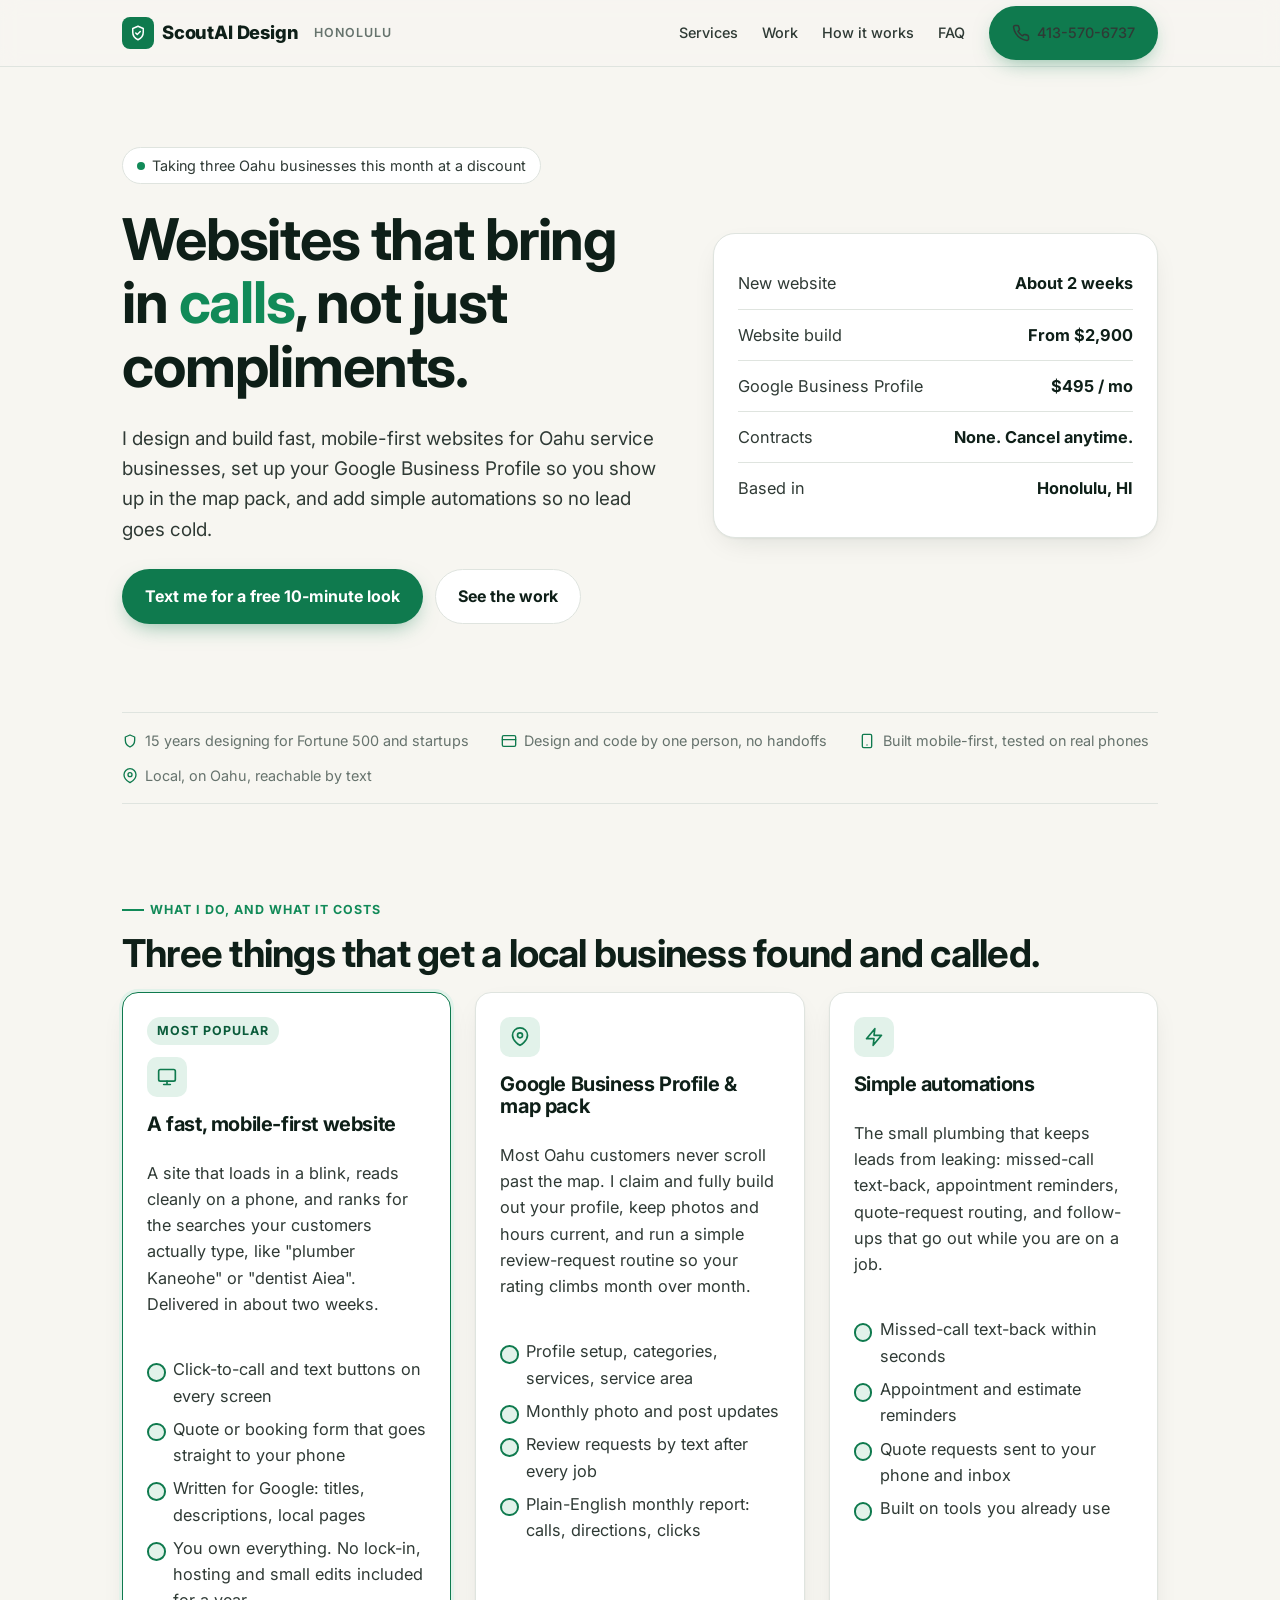
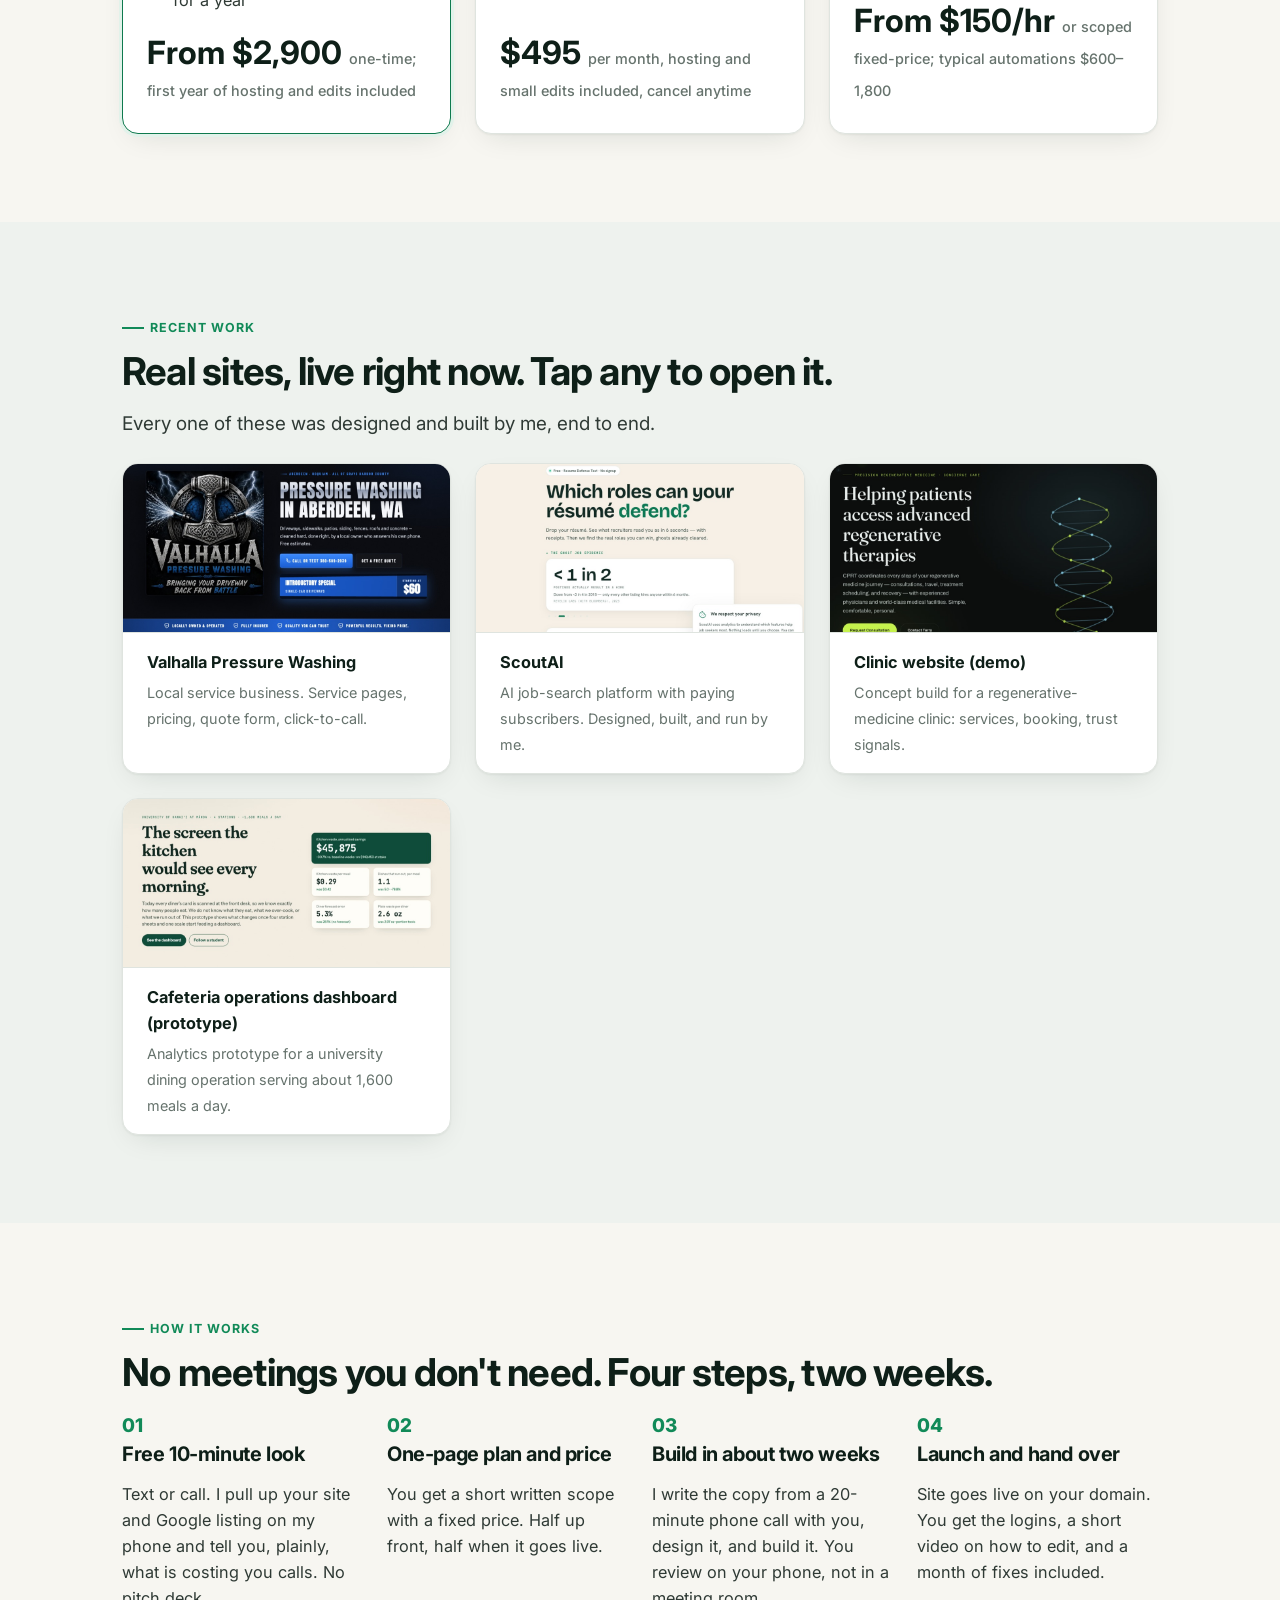
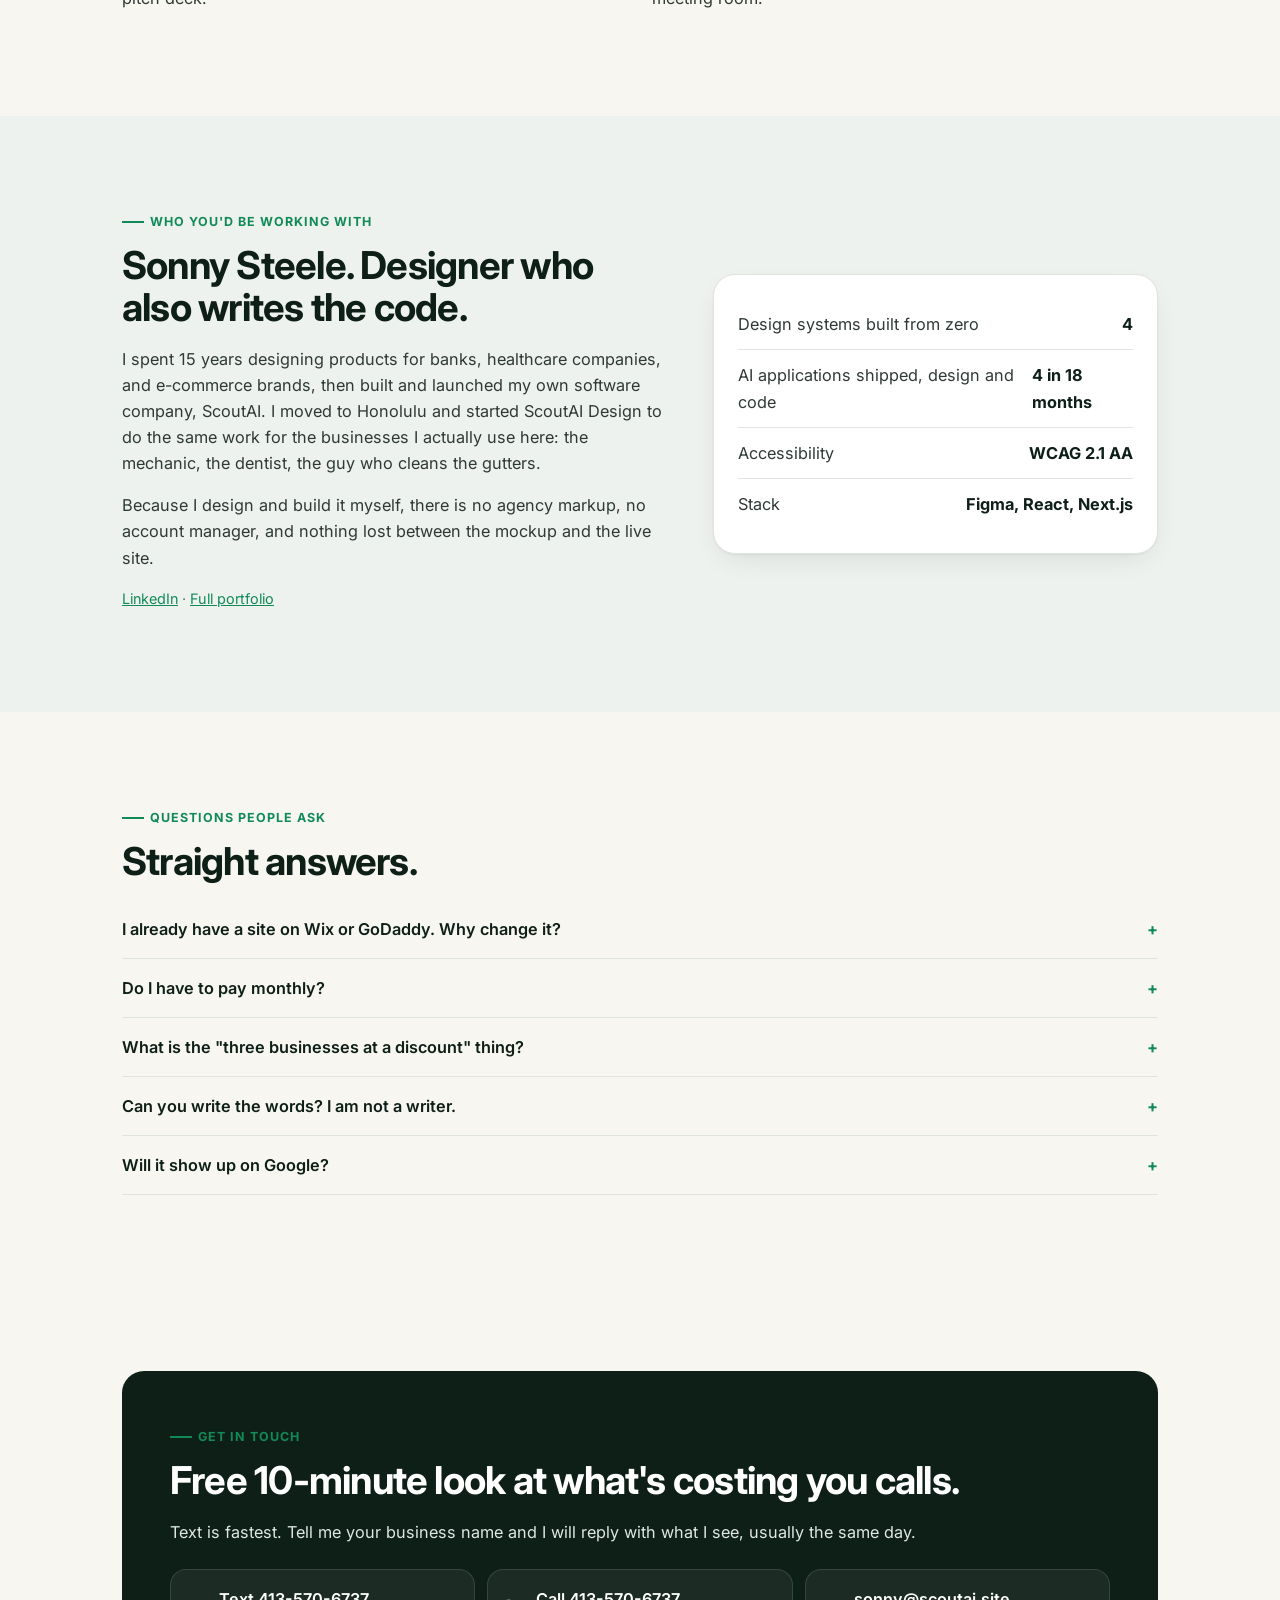
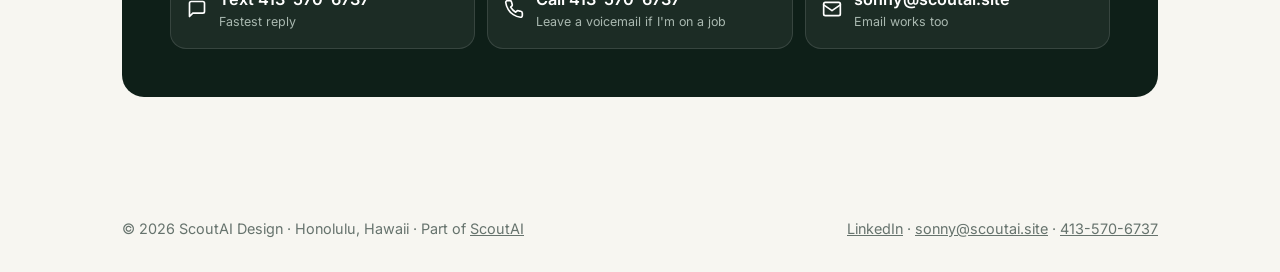
<file: index.html>
<!doctype html>
<html lang="en">
<head>
<meta charset="utf-8">
<meta name="viewport" content="width=device-width,initial-scale=1,viewport-fit=cover">
<title>ScoutAI Design — Websites, Google Business Profile &amp; automations for Oahu businesses</title>
<meta name="description" content="Honolulu web design studio. Fast mobile-first websites in about two weeks, Google Business Profile management, and simple automations so no lead goes cold. Call or text 413-570-6737.">
<link rel="canonical" href="https://design.scoutai.site/">
<meta property="og:title" content="ScoutAI Design — Honolulu websites, local SEO &amp; automations">
<meta property="og:description" content="Mobile-first websites in about two weeks, Google Business Profile management, and automations for Oahu businesses.">
<meta property="og:image" content="https://design.scoutai.site/assets/img/work-1.jpg">
<meta property="og:url" content="https://design.scoutai.site/">
<meta property="og:type" content="website">
<link rel="preconnect" href="https://fonts.googleapis.com">
<link rel="preconnect" href="https://fonts.gstatic.com" crossorigin>
<link href="https://fonts.googleapis.com/css2?family=Inter:wght@400;500;600;700;800&display=swap" rel="stylesheet">
<link rel="stylesheet" href="assets/css/tokens.css">
<link rel="stylesheet" href="assets/css/site.css">
<link rel="icon" href="data:image/svg+xml,%3Csvg xmlns='http://www.w3.org/2000/svg' viewBox='0 0 32 32'%3E%3Crect width='32' height='32' rx='8' fill='%230f7a4e'/%3E%3Cpath d='M16 7l7 3v6c0 5-3.5 8-7 9-3.5-1-7-4-7-9v-6l7-3z' fill='none' stroke='%23fff' stroke-width='2' stroke-linejoin='round'/%3E%3C/svg%3E">
<script type="application/ld+json">
{"@context":"https://schema.org","@type":"ProfessionalService","name":"ScoutAI Design","url":"https://design.scoutai.site/","telephone":"+1-413-570-6737","email":"sonny@scoutai.site","image":"https://design.scoutai.site/assets/img/work-1.jpg","areaServed":{"@type":"Place","name":"Oahu, Hawaii"},"address":{"@type":"PostalAddress","addressLocality":"Honolulu","addressRegion":"HI","addressCountry":"US"},"founder":{"@type":"Person","name":"Sonny Steele","sameAs":"https://www.linkedin.com/in/sonnysteele/"},"priceRange":"$$","description":"Websites, Google Business Profile management, and simple automations for Oahu small businesses."}
</script>
</head>
<body>
<a class="skip" href="#services">Skip to content</a>

<header class="top">
  <div class="wrap">
    <a class="brand" href="#top" aria-label="ScoutAI Design home">
      <span class="mark" aria-hidden="true"><svg viewBox="0 0 24 24" fill="none" stroke-width="2" stroke-linecap="round" stroke-linejoin="round"><path d="M12 3l7 3v5c0 5-3.5 8.5-7 10-3.5-1.5-7-5-7-10V6l7-3z"/><path d="M9 12l2 2 4-4"/></svg></span>
      ScoutAI Design <span class="sub">Honolulu</span>
    </a>
    <nav class="nav" aria-label="Primary">
      <a href="#services">Services</a>
      <a href="#work">Work</a>
      <a href="#process">How it works</a>
      <a href="#faq">FAQ</a>
      <a class="btn btn--primary" href="tel:+14135706737"><svg viewBox="0 0 24 24" fill="none" stroke="currentColor" stroke-width="2" stroke-linecap="round" stroke-linejoin="round"><path d="M22 16.9v3a2 2 0 0 1-2.2 2 19.8 19.8 0 0 1-8.6-3.1 19.5 19.5 0 0 1-6-6A19.8 19.8 0 0 1 2.1 4.2 2 2 0 0 1 4.1 2h3a2 2 0 0 1 2 1.7c.1.9.4 1.8.7 2.7a2 2 0 0 1-.5 2.1L8 9.8a16 16 0 0 0 6 6l1.3-1.3a2 2 0 0 1 2.1-.5c.9.3 1.8.6 2.7.7a2 2 0 0 1 1.7 2.1z"/></svg>413-570-6737</a>
    </nav>
  </div>
</header>

<main id="top">

<section class="hero">
  <div class="wrap split">
    <div>
      <span class="pill">Taking three Oahu businesses this month at a discount</span>
      <h1>Websites that bring in <span class="accent">calls</span>, not just compliments.</h1>
      <p class="lede">I design and build fast, mobile-first websites for Oahu service businesses, set up your Google Business Profile so you show up in the map pack, and add simple automations so no lead goes cold.</p>
      <div class="btn-row">
        <a class="btn btn--primary" href="sms:+14135706737?body=Hi%20Sonny%2C%20I%27d%20like%20a%20free%2010-minute%20look%20at%20my%20website.">Text me for a free 10-minute look</a>
        <a class="btn btn--ghost" href="#work">See the work</a>
      </div>
    </div>
    <aside class="hero-card" aria-label="At a glance">
      <div class="row"><span>New website</span><b>About 2 weeks</b></div>
      <div class="row"><span>Website build</span><b>From $2,900</b></div>
      <div class="row"><span>Google Business Profile</span><b>$495 / mo</b></div>
      <div class="row"><span>Contracts</span><b>None. Cancel anytime.</b></div>
      <div class="row"><span>Based in</span><b>Honolulu, HI</b></div>
    </aside>
  </div>
</section>

<div class="wrap">
  <div class="strip" aria-label="Highlights">
    <span><svg viewBox="0 0 24 24" fill="none" stroke-width="2" stroke-linecap="round" stroke-linejoin="round"><path d="M12 3l7 3v5c0 5-3.5 8.5-7 10-3.5-1.5-7-5-7-10V6l7-3z"/></svg>15 years designing for Fortune 500 and startups</span>
    <span><svg viewBox="0 0 24 24" fill="none" stroke-width="2" stroke-linecap="round" stroke-linejoin="round"><rect x="2" y="4" width="20" height="16" rx="2"/><path d="M2 10h20"/></svg>Design and code by one person, no handoffs</span>
    <span><svg viewBox="0 0 24 24" fill="none" stroke-width="2" stroke-linecap="round" stroke-linejoin="round"><rect x="5" y="2" width="14" height="20" rx="2"/><path d="M12 18h.01"/></svg>Built mobile-first, tested on real phones</span>
    <span><svg viewBox="0 0 24 24" fill="none" stroke-width="2" stroke-linecap="round" stroke-linejoin="round"><path d="M21 10c0 7-9 12-9 12S3 17 3 10a9 9 0 0 1 18 0z"/><circle cx="12" cy="10" r="3"/></svg>Local, on Oahu, reachable by text</span>
  </div>
</div>

<section id="services">
  <div class="wrap">
    <span class="kicker">What I do, and what it costs</span>
    <h2>Three things that get a local business found and called.</h2>
    <div class="grid">
      <article class="card card--feature">
        <span class="tag">Most popular</span>
        <div class="icon" aria-hidden="true"><svg viewBox="0 0 24 24" fill="none" stroke-width="2" stroke-linecap="round" stroke-linejoin="round"><rect x="2" y="3" width="20" height="14" rx="2"/><path d="M8 21h8M12 17v4"/></svg></div>
        <h3>A fast, mobile-first website</h3>
        <p>A site that loads in a blink, reads cleanly on a phone, and ranks for the searches your customers actually type, like "plumber Kaneohe" or "dentist Aiea". Delivered in about two weeks.</p>
        <ul class="ticks fill">
          <li>Click-to-call and text buttons on every screen</li>
          <li>Quote or booking form that goes straight to your phone</li>
          <li>Written for Google: titles, descriptions, local pages</li>
          <li>You own everything. No lock-in, hosting and small edits included for a year</li>
        </ul>
        <div class="price">From $2,900 <small>one-time; first year of hosting and edits included</small></div>
      </article>
      <article class="card">
        <div class="icon" aria-hidden="true"><svg viewBox="0 0 24 24" fill="none" stroke-width="2" stroke-linecap="round" stroke-linejoin="round"><path d="M21 10c0 7-9 12-9 12S3 17 3 10a9 9 0 0 1 18 0z"/><circle cx="12" cy="10" r="3"/></svg></div>
        <h3>Google Business Profile &amp; map pack</h3>
        <p>Most Oahu customers never scroll past the map. I claim and fully build out your profile, keep photos and hours current, and run a simple review-request routine so your rating climbs month over month.</p>
        <ul class="ticks fill">
          <li>Profile setup, categories, services, service area</li>
          <li>Monthly photo and post updates</li>
          <li>Review requests by text after every job</li>
          <li>Plain-English monthly report: calls, directions, clicks</li>
        </ul>
        <div class="price">$495 <small>per month, hosting and small edits included, cancel anytime</small></div>
      </article>
      <article class="card">
        <div class="icon" aria-hidden="true"><svg viewBox="0 0 24 24" fill="none" stroke-width="2" stroke-linecap="round" stroke-linejoin="round"><path d="M13 2L3 14h9l-1 8 10-12h-9l1-8z"/></svg></div>
        <h3>Simple automations</h3>
        <p>The small plumbing that keeps leads from leaking: missed-call text-back, appointment reminders, quote-request routing, and follow-ups that go out while you are on a job.</p>
        <ul class="ticks fill">
          <li>Missed-call text-back within seconds</li>
          <li>Appointment and estimate reminders</li>
          <li>Quote requests sent to your phone and inbox</li>
          <li>Built on tools you already use</li>
        </ul>
        <div class="price">From $150/hr <small>or scoped fixed-price; typical automations $600–1,800</small></div>
      </article>
    </div>
  </div>
</section>

<section id="work" class="section--tint">
  <div class="wrap">
    <span class="kicker">Recent work</span>
    <h2>Real sites, live right now. Tap any to open it.</h2>
    <p class="lede">Every one of these was designed and built by me, end to end.</p>
    <div class="work">
      <a href="https://sonnysteele23.github.io/valhalla-pressure-washing/" target="_blank" rel="noopener">
        <figure><img src="assets/img/work-1.jpg" alt="Valhalla Pressure Washing website homepage" loading="lazy" width="1000" height="515"><figcaption><b>Valhalla Pressure Washing</b><span>Local service business. Service pages, pricing, quote form, click-to-call.</span></figcaption></figure>
      </a>
      <a href="https://scoutai.site/" target="_blank" rel="noopener">
        <figure><img src="assets/img/work-2.jpg" alt="ScoutAI job-search platform homepage" loading="lazy" width="1000" height="515"><figcaption><b>ScoutAI</b><span>AI job-search platform with paying subscribers. Designed, built, and run by me.</span></figcaption></figure>
      </a>
      <a href="https://sonnysteele23.github.io/cprt-demo/" target="_blank" rel="noopener">
        <figure><img src="assets/img/work-3.jpg" alt="Clinic website demo homepage" loading="lazy" width="1000" height="515"><figcaption><b>Clinic website (demo)</b><span>Concept build for a regenerative-medicine clinic: services, booking, trust signals.</span></figcaption></figure>
      </a>
      <a href="https://sonnysteele23.github.io/uh-cafeteria-analytics/" target="_blank" rel="noopener">
        <figure><img src="assets/img/work-4.jpg" alt="Cafeteria operations analytics prototype" loading="lazy" width="1000" height="515"><figcaption><b>Cafeteria operations dashboard (prototype)</b><span>Analytics prototype for a university dining operation serving about 1,600 meals a day.</span></figcaption></figure>
      </a>
    </div>
  </div>
</section>

<section id="process">
  <div class="wrap">
    <span class="kicker">How it works</span>
    <h2>No meetings you don't need. Four steps, two weeks.</h2>
    <div class="steps">
      <div><h3>Free 10-minute look</h3><p>Text or call. I pull up your site and Google listing on my phone and tell you, plainly, what is costing you calls. No pitch deck.</p></div>
      <div><h3>One-page plan and price</h3><p>You get a short written scope with a fixed price. Half up front, half when it goes live.</p></div>
      <div><h3>Build in about two weeks</h3><p>I write the copy from a 20-minute phone call with you, design it, and build it. You review on your phone, not in a meeting room.</p></div>
      <div><h3>Launch and hand over</h3><p>Site goes live on your domain. You get the logins, a short video on how to edit, and a month of fixes included.</p></div>
    </div>
  </div>
</section>

<section id="about" class="section--tint">
  <div class="wrap split">
    <div>
      <span class="kicker">Who you'd be working with</span>
      <h2>Sonny Steele. Designer who also writes the code.</h2>
      <p>I spent 15 years designing products for banks, healthcare companies, and e-commerce brands, then built and launched my own software company, ScoutAI. I moved to Honolulu and started ScoutAI Design to do the same work for the businesses I actually use here: the mechanic, the dentist, the guy who cleans the gutters.</p>
      <p>Because I design and build it myself, there is no agency markup, no account manager, and nothing lost between the mockup and the live site.</p>
      <p class="note"><a href="https://www.linkedin.com/in/sonnysteele/" target="_blank" rel="noopener">LinkedIn</a> · <a href="https://www.figma.com/deck/EFC6yVLOGA2i9ypDImiFr3/Sonny-Steele---Portfolio-2026?node-id=2-2&amp;viewport=-121%2C-88%2C0.57&amp;t=AfPkyP63hYA5j1CK-1&amp;scaling=min-zoom&amp;content-scaling=fixed&amp;page-id=0%3A1" target="_blank" rel="noopener">Full portfolio</a></p>
    </div>
    <div class="hero-card">
      <div class="row"><span>Design systems built from zero</span><b>4</b></div>
      <div class="row"><span>AI applications shipped, design and code</span><b>4 in 18 months</b></div>
      <div class="row"><span>Accessibility</span><b>WCAG 2.1 AA</b></div>
      <div class="row"><span>Stack</span><b>Figma, React, Next.js</b></div>
    </div>
  </div>
</section>

<section id="faq">
  <div class="wrap">
    <span class="kicker">Questions people ask</span>
    <h2>Straight answers.</h2>
    <details><summary>I already have a site on Wix or GoDaddy. Why change it?</summary><p>If it loads fast on a phone, shows your phone number above the fold, and you are getting calls from Google, keep it. If any of those is a no, that is the fix. I will tell you honestly on the free look which one you are.</p></details>
    <details><summary>Do I have to pay monthly?</summary><p>Not for the website. It is a one-time build and you own it, and hosting plus small edits are included for the first year ($79 a month after that if you want me to keep hosting it). The Google Business Profile service is monthly because it is ongoing work, and you can cancel any month.</p></details>
    <details><summary>What is the "three businesses at a discount" thing?</summary><p>I am new on Oahu and want local work to show. The first three businesses this month get a reduced build price in exchange for letting me use the finished site in my portfolio. Nothing else changes.</p></details>
    <details><summary>Can you write the words? I am not a writer.</summary><p>Yes. We talk for about 20 minutes about what you do and who calls you, and I write everything from that. You approve it before it goes live.</p></details>
    <details><summary>Will it show up on Google?</summary><p>A new site does not rank overnight, and anyone who promises page one in a week is guessing. What I do is build it right from day one, titles, local pages, speed, and your Google Business Profile, which is where most local calls come from. Most clients see map-pack movement in the first one to three months.</p></details>
  </div>
</section>

<section id="contact">
  <div class="wrap">
    <div class="contact">
      <span class="kicker">Get in touch</span>
      <h2>Free 10-minute look at what's costing you calls.</h2>
      <p>Text is fastest. Tell me your business name and I will reply with what I see, usually the same day.</p>
      <div class="ways">
        <a href="sms:+14135706737?body=Hi%20Sonny%2C%20I%27d%20like%20a%20free%2010-minute%20look%20at%20my%20website."><svg viewBox="0 0 24 24" fill="none" stroke-width="2" stroke-linecap="round" stroke-linejoin="round"><path d="M21 15a2 2 0 0 1-2 2H7l-4 4V5a2 2 0 0 1 2-2h14a2 2 0 0 1 2 2z"/></svg><span>Text 413-570-6737<small>Fastest reply</small></span></a>
        <a href="tel:+14135706737"><svg viewBox="0 0 24 24" fill="none" stroke-width="2" stroke-linecap="round" stroke-linejoin="round"><path d="M22 16.9v3a2 2 0 0 1-2.2 2 19.8 19.8 0 0 1-8.6-3.1 19.5 19.5 0 0 1-6-6A19.8 19.8 0 0 1 2.1 4.2 2 2 0 0 1 4.1 2h3a2 2 0 0 1 2 1.7c.1.9.4 1.8.7 2.7a2 2 0 0 1-.5 2.1L8 9.8a16 16 0 0 0 6 6l1.3-1.3a2 2 0 0 1 2.1-.5c.9.3 1.8.6 2.7.7a2 2 0 0 1 1.7 2.1z"/></svg><span>Call 413-570-6737<small>Leave a voicemail if I'm on a job</small></span></a>
        <a href="mailto:sonny@scoutai.site?subject=Free%2010-minute%20website%20look"><svg viewBox="0 0 24 24" fill="none" stroke-width="2" stroke-linecap="round" stroke-linejoin="round"><rect x="2" y="4" width="20" height="16" rx="2"/><path d="M22 7l-10 7L2 7"/></svg><span>sonny@scoutai.site<small>Email works too</small></span></a>
      </div>
    </div>
  </div>
</section>

</main>

<footer>
  <div class="wrap">
    <span>© 2026 ScoutAI Design · Honolulu, Hawaii · Part of <a href="https://scoutai.site/">ScoutAI</a></span>
    <span><a href="https://www.linkedin.com/in/sonnysteele/" rel="noopener">LinkedIn</a> · <a href="mailto:sonny@scoutai.site">sonny@scoutai.site</a> · <a href="tel:+14135706737">413-570-6737</a></span>
  </div>
</footer>

<div class="callbar" aria-label="Quick contact">
  <a href="tel:+14135706737"><svg viewBox="0 0 24 24" fill="none" stroke="currentColor" stroke-width="2" stroke-linecap="round" stroke-linejoin="round"><path d="M22 16.9v3a2 2 0 0 1-2.2 2 19.8 19.8 0 0 1-8.6-3.1 19.5 19.5 0 0 1-6-6A19.8 19.8 0 0 1 2.1 4.2 2 2 0 0 1 4.1 2h3a2 2 0 0 1 2 1.7c.1.9.4 1.8.7 2.7a2 2 0 0 1-.5 2.1L8 9.8a16 16 0 0 0 6 6l1.3-1.3a2 2 0 0 1 2.1-.5c.9.3 1.8.6 2.7.7a2 2 0 0 1 1.7 2.1z"/></svg>Call</a>
  <a href="sms:+14135706737"><svg viewBox="0 0 24 24" fill="none" stroke="currentColor" stroke-width="2" stroke-linecap="round" stroke-linejoin="round"><path d="M21 15a2 2 0 0 1-2 2H7l-4 4V5a2 2 0 0 1 2-2h14a2 2 0 0 1 2 2z"/></svg>Text</a>
</div>
</body>
</html>
</file>
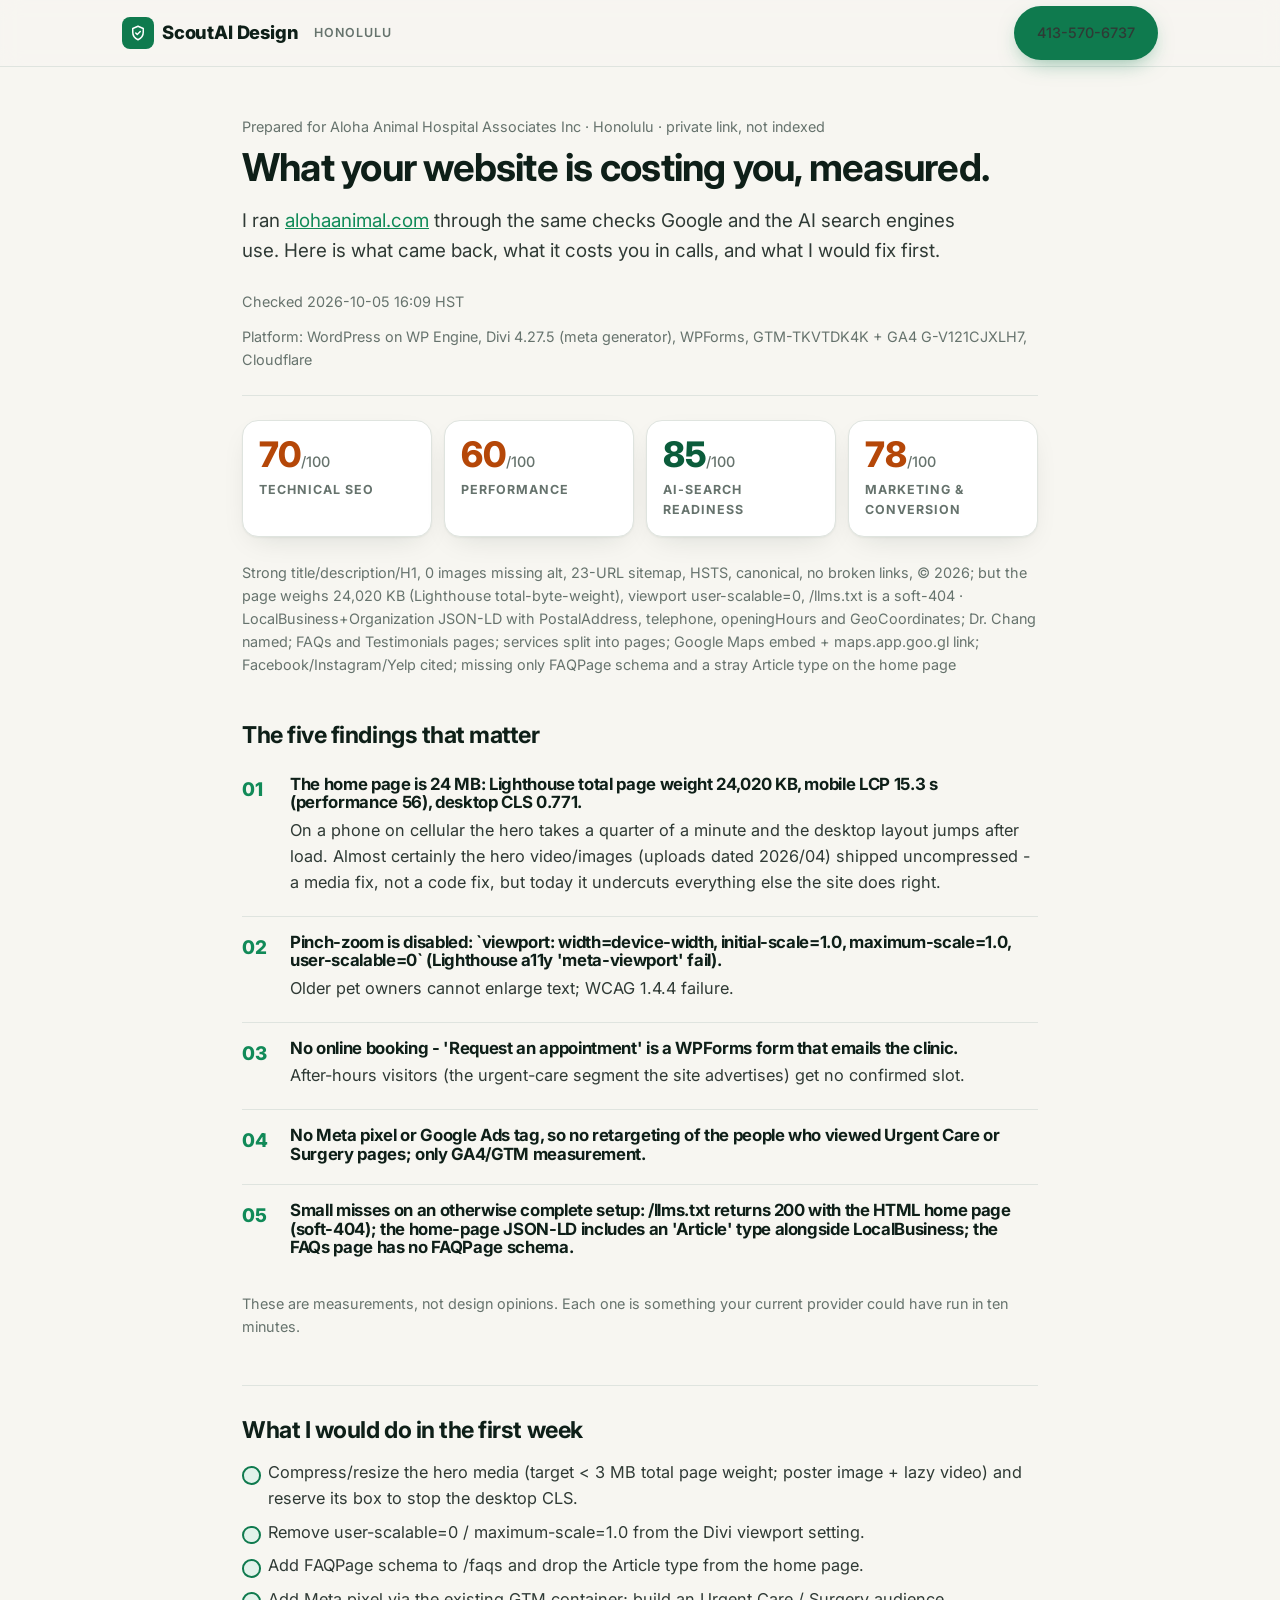
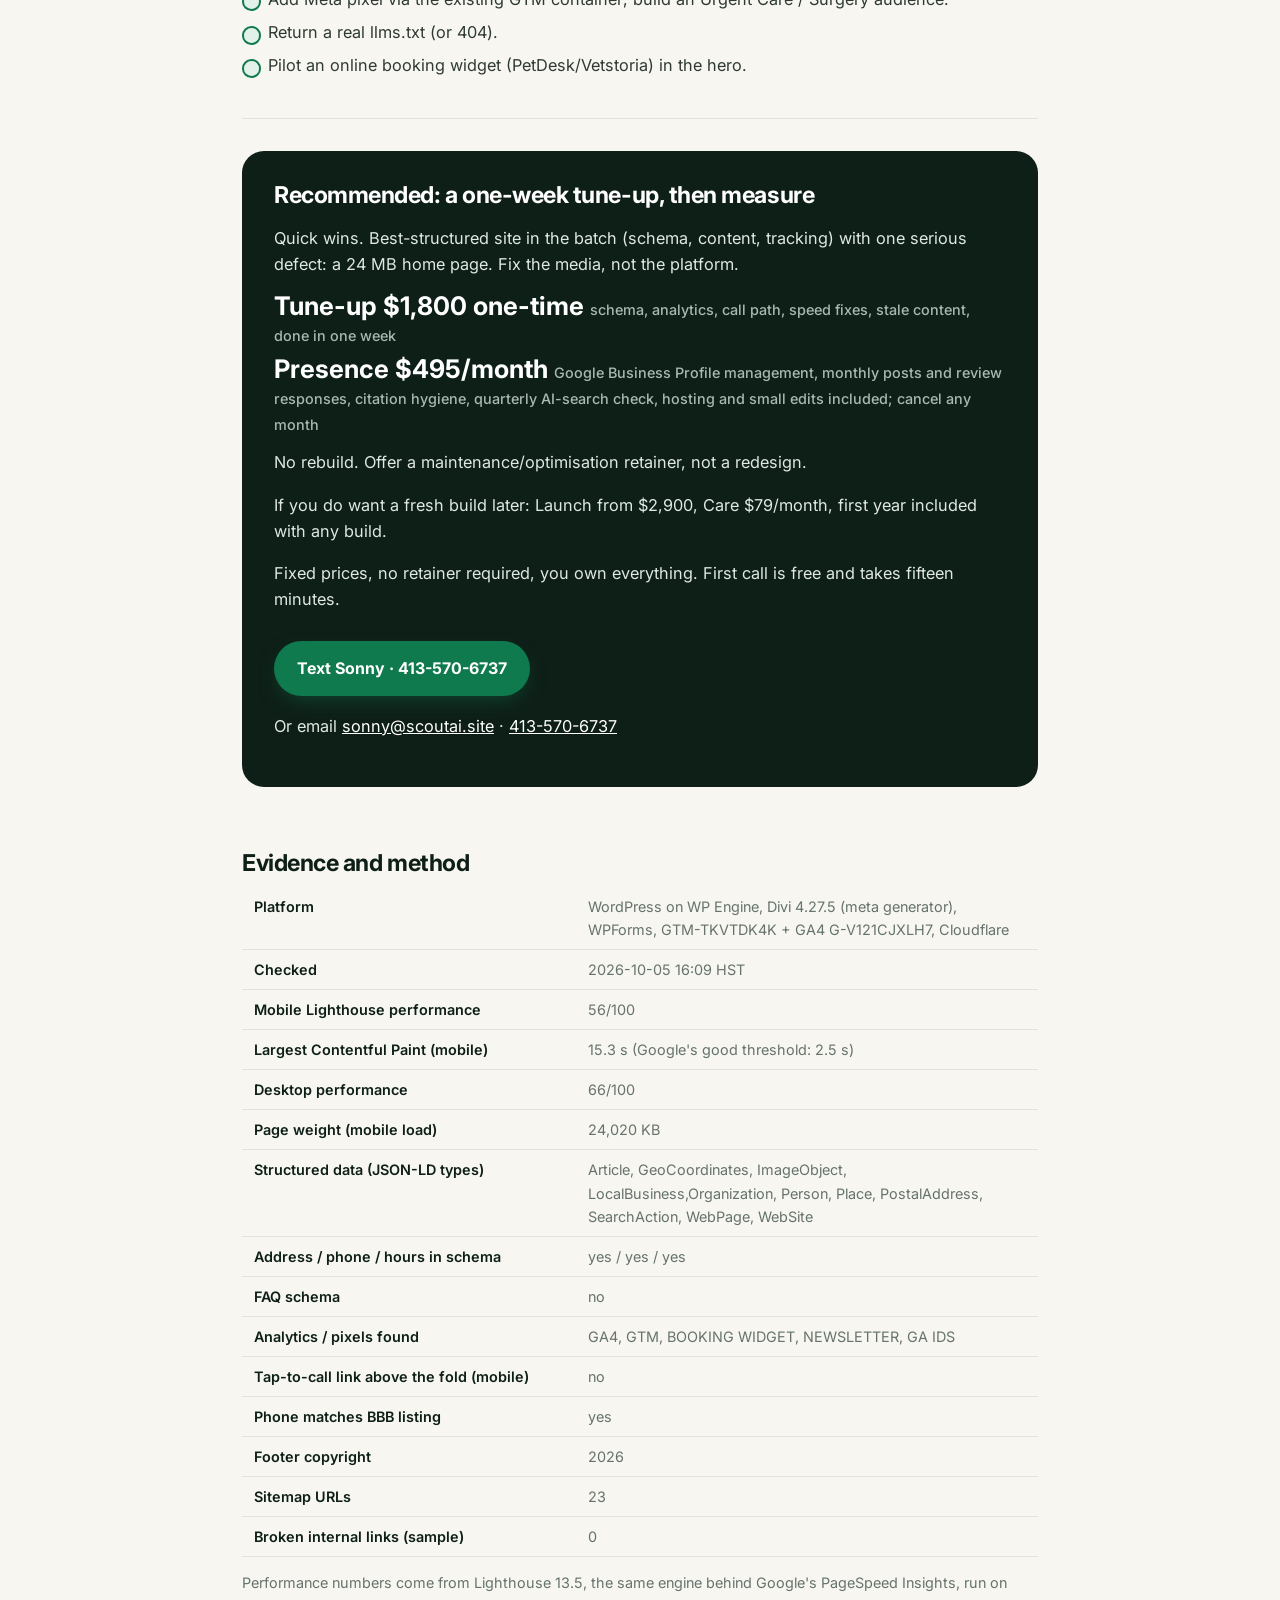
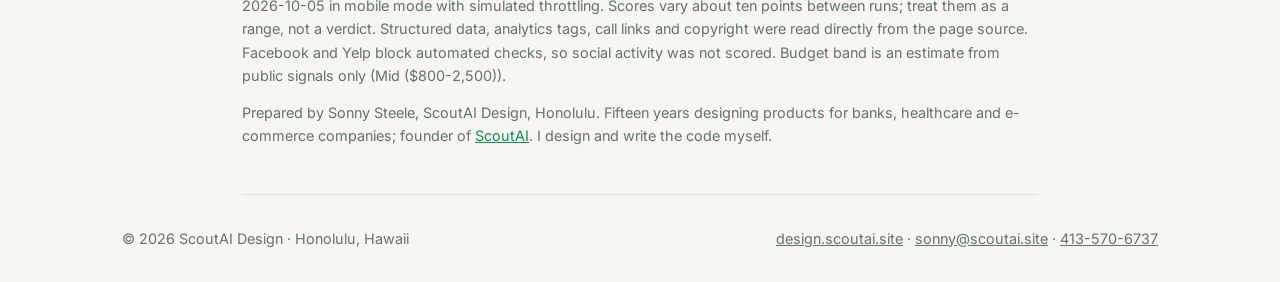
<file: audit/aloha-animal-hospital/index.html>
<!doctype html>
<html lang="en">
<head>
<meta charset="utf-8">
<meta name="viewport" content="width=device-width,initial-scale=1,viewport-fit=cover">
<meta name="robots" content="noindex,nofollow">
<title>Website teardown for Aloha Animal Hospital Associates Inc — ScoutAI Design</title>
<meta name="description" content="A measured review of https://alohaanimal.com/: speed, search, AI-search readiness and conversion, with fixes and prices.">
<link rel="preconnect" href="https://fonts.googleapis.com"><link rel="preconnect" href="https://fonts.gstatic.com" crossorigin>
<link href="https://fonts.googleapis.com/css2?family=Inter:wght@400;500;600;700;800&display=swap" rel="stylesheet">
<link rel="stylesheet" href="/assets/css/tokens.css">
<link rel="stylesheet" href="/assets/css/site.css">
<link rel="stylesheet" href="/assets/css/audit.css">
<link rel="icon" href="data:image/svg+xml,%3Csvg xmlns='http://www.w3.org/2000/svg' viewBox='0 0 32 32'%3E%3Crect width='32' height='32' rx='8' fill='%230f7a4e'/%3E%3Cpath d='M16 7l7 3v6c0 5-3.5 8-7 9-3.5-1-7-4-7-9v-6l7-3z' fill='none' stroke='%23fff' stroke-width='2' stroke-linejoin='round'/%3E%3C/svg%3E">
</head>
<body>
<header class="top"><div class="wrap">
  <a class="brand" href="/" aria-label="ScoutAI Design home"><span class="mark" aria-hidden="true"><svg viewBox="0 0 24 24" fill="none" stroke-width="2" stroke-linecap="round" stroke-linejoin="round"><path d="M12 3l7 3v5c0 5-3.5 8.5-7 10-3.5-1.5-7-5-7-10V6l7-3z"/><path d="M9 12l2 2 4-4"/></svg></span>ScoutAI Design <span class="sub">Honolulu</span></a>
  <nav class="nav" aria-label="Primary"><a class="btn btn--primary" href="tel:+14135706737">413-570-6737</a></nav>
</div></header>
<main class="report">
  <div class="report-head">
    <div class="for">Prepared for Aloha Animal Hospital Associates Inc · Honolulu · private link, not indexed</div>
    <h1>What your website is costing you, measured.</h1>
    <p class="lede">I ran <a href="https://alohaanimal.com/" rel="noopener">alohaanimal.com</a> through the same checks Google and the AI search engines use. Here is what came back, what it costs you in calls, and what I would fix first.</p>
    <div class="meta"><span>Checked 2026-10-05 16:09 HST</span><span>Platform: WordPress on WP Engine, Divi 4.27.5 (meta generator), WPForms, GTM-TKVTDK4K + GA4 G-V121CJXLH7, Cloudflare</span></div>
  </div>

  <div class="scores"><div class="score score--warn"><div class="n">70<small>/100</small></div><div class="l">Technical SEO</div></div><div class="score score--warn"><div class="n">60<small>/100</small></div><div class="l">Performance</div></div><div class="score score--ok"><div class="n">85<small>/100</small></div><div class="l">AI-search readiness</div></div><div class="score score--warn"><div class="n">78<small>/100</small></div><div class="l">Marketing &amp; conversion</div></div></div>
  <p class="note">Strong title/description/H1, 0 images missing alt, 23-URL sitemap, HSTS, canonical, no broken links, © 2026; but the page weighs 24,020 KB (Lighthouse total-byte-weight), viewport user-scalable=0, /llms.txt is a soft-404 · LocalBusiness+Organization JSON-LD with PostalAddress, telephone, openingHours and GeoCoordinates; Dr. Chang named; FAQs and Testimonials pages; services split into pages; Google Maps embed + maps.app.goo.gl link; Facebook/Instagram/Yelp cited; missing only FAQPage schema and a stray Article type on the home page</p>

  <section>
    <h2>The five findings that matter</h2>
    <div class="issue"><div class="num">01</div><div><h3>The home page is 24 MB: Lighthouse total page weight 24,020 KB, mobile LCP 15.3 s (performance 56), desktop CLS 0.771.</h3><p>On a phone on cellular the hero takes a quarter of a minute and the desktop layout jumps after load. Almost certainly the hero video/images (uploads dated 2026/04) shipped uncompressed - a media fix, not a code fix, but today it undercuts everything else the site does right.</p></div></div><div class="issue"><div class="num">02</div><div><h3>Pinch-zoom is disabled: `viewport: width=device-width, initial-scale=1.0, maximum-scale=1.0, user-scalable=0` (Lighthouse a11y &#x27;meta-viewport&#x27; fail).</h3><p>Older pet owners cannot enlarge text; WCAG 1.4.4 failure.</p></div></div><div class="issue"><div class="num">03</div><div><h3>No online booking - &#x27;Request an appointment&#x27; is a WPForms form that emails the clinic.</h3><p>After-hours visitors (the urgent-care segment the site advertises) get no confirmed slot.</p></div></div><div class="issue"><div class="num">04</div><div><h3>No Meta pixel or Google Ads tag, so no retargeting of the people who viewed Urgent Care or Surgery pages; only GA4/GTM measurement.</h3></div></div><div class="issue"><div class="num">05</div><div><h3>Small misses on an otherwise complete setup: /llms.txt returns 200 with the HTML home page (soft-404); the home-page JSON-LD includes an &#x27;Article&#x27; type alongside LocalBusiness; the FAQs page has no FAQPage schema.</h3></div></div>
    <p class="note">These are measurements, not design opinions. Each one is something your current provider could have run in ten minutes.</p>
  </section>

  <section>
    <h2>What I would do in the first week</h2>
    <ul class="ticks"><li>Compress/resize the hero media (target &lt; 3 MB total page weight; poster image + lazy video) and reserve its box to stop the desktop CLS.</li><li>Remove user-scalable=0 / maximum-scale=1.0 from the Divi viewport setting.</li><li>Add FAQPage schema to /faqs and drop the Article type from the home page.</li><li>Add Meta pixel via the existing GTM container; build an Urgent Care / Surgery audience.</li><li>Return a real llms.txt (or 404).</li><li>Pilot an online booking widget (PetDesk/Vetstoria) in the hero.</li></ul>
  </section>

  <div class="offer">
    <h2>Recommended: a one-week tune-up, then measure</h2>
    <p>Quick wins. Best-structured site in the batch (schema, content, tracking) with one serious defect: a 24 MB home page. Fix the media, not the platform.</p><p class="price">Tune-up $1,800 one-time <small>schema, analytics, call path, speed fixes, stale content, done in one week</small></p><p class="price">Presence $495/month <small>Google Business Profile management, monthly posts and review responses, citation hygiene, quarterly AI-search check, hosting and small edits included; cancel any month</small></p>
    <p>No rebuild. Offer a maintenance/optimisation retainer, not a redesign.</p><p>If you do want a fresh build later: Launch from $2,900, Care $79/month, first year included with any build.</p>
    <p>Fixed prices, no retainer required, you own everything. First call is free and takes fifteen minutes.</p>
    <a class="btn btn--primary" href="sms:+14135706737?body=Hi%20Sonny%2C%20I%20read%20the%20Aloha%20Animal%20Hospital%20Associates%20Inc%20report.">Text Sonny · 413-570-6737</a>
    <p>Or email <a href="mailto:sonny@scoutai.site">sonny@scoutai.site</a> · <a href="tel:+14135706737">413-570-6737</a></p>
  </div>

  <section class="method">
    <h2>Evidence and method</h2>
    <div style="overflow-x:auto"><table class="ev-table"><tr><th>Platform</th><td>WordPress on WP Engine, Divi 4.27.5 (meta generator), WPForms, GTM-TKVTDK4K + GA4 G-V121CJXLH7, Cloudflare</td></tr><tr><th>Checked</th><td>2026-10-05 16:09 HST</td></tr><tr><th>Mobile Lighthouse performance</th><td>56/100</td></tr><tr><th>Largest Contentful Paint (mobile)</th><td>15.3 s (Google&#x27;s good threshold: 2.5 s)</td></tr><tr><th>Desktop performance</th><td>66/100</td></tr><tr><th>Page weight (mobile load)</th><td>24,020 KB</td></tr><tr><th>Structured data (JSON-LD types)</th><td>Article, GeoCoordinates, ImageObject, LocalBusiness,Organization, Person, Place, PostalAddress, SearchAction, WebPage, WebSite</td></tr><tr><th>Address / phone / hours in schema</th><td>yes / yes / yes</td></tr><tr><th>FAQ schema</th><td>no</td></tr><tr><th>Analytics / pixels found</th><td>GA4, GTM, BOOKING WIDGET, NEWSLETTER, GA IDS</td></tr><tr><th>Tap-to-call link above the fold (mobile)</th><td>no</td></tr><tr><th>Phone matches BBB listing</th><td>yes</td></tr><tr><th>Footer copyright</th><td>2026</td></tr><tr><th>Sitemap URLs</th><td>23</td></tr><tr><th>Broken internal links (sample)</th><td>0</td></tr></table></div>
    <p>Performance numbers come from Lighthouse 13.5, the same engine behind Google&#x27;s PageSpeed Insights, run on 2026-10-05 in mobile mode with simulated throttling. Scores vary about ten points between runs; treat them as a range, not a verdict. Structured data, analytics tags, call links and copyright were read directly from the page source. Facebook and Yelp block automated checks, so social activity was not scored. Budget band is an estimate from public signals only (Mid ($800-2,500)).</p>
    <p>Prepared by Sonny Steele, ScoutAI Design, Honolulu. Fifteen years designing products for banks, healthcare and e-commerce companies; founder of <a href="https://scoutai.site/" rel="noopener">ScoutAI</a>. I design and write the code myself.</p>
  </section>
</main>
<footer><div class="wrap"><span>© 2026 ScoutAI Design · Honolulu, Hawaii</span><span><a href="/">design.scoutai.site</a> · <a href="mailto:sonny@scoutai.site">sonny@scoutai.site</a> · <a href="tel:+14135706737">413-570-6737</a></span></div></footer>
</body>
</html>
</file>
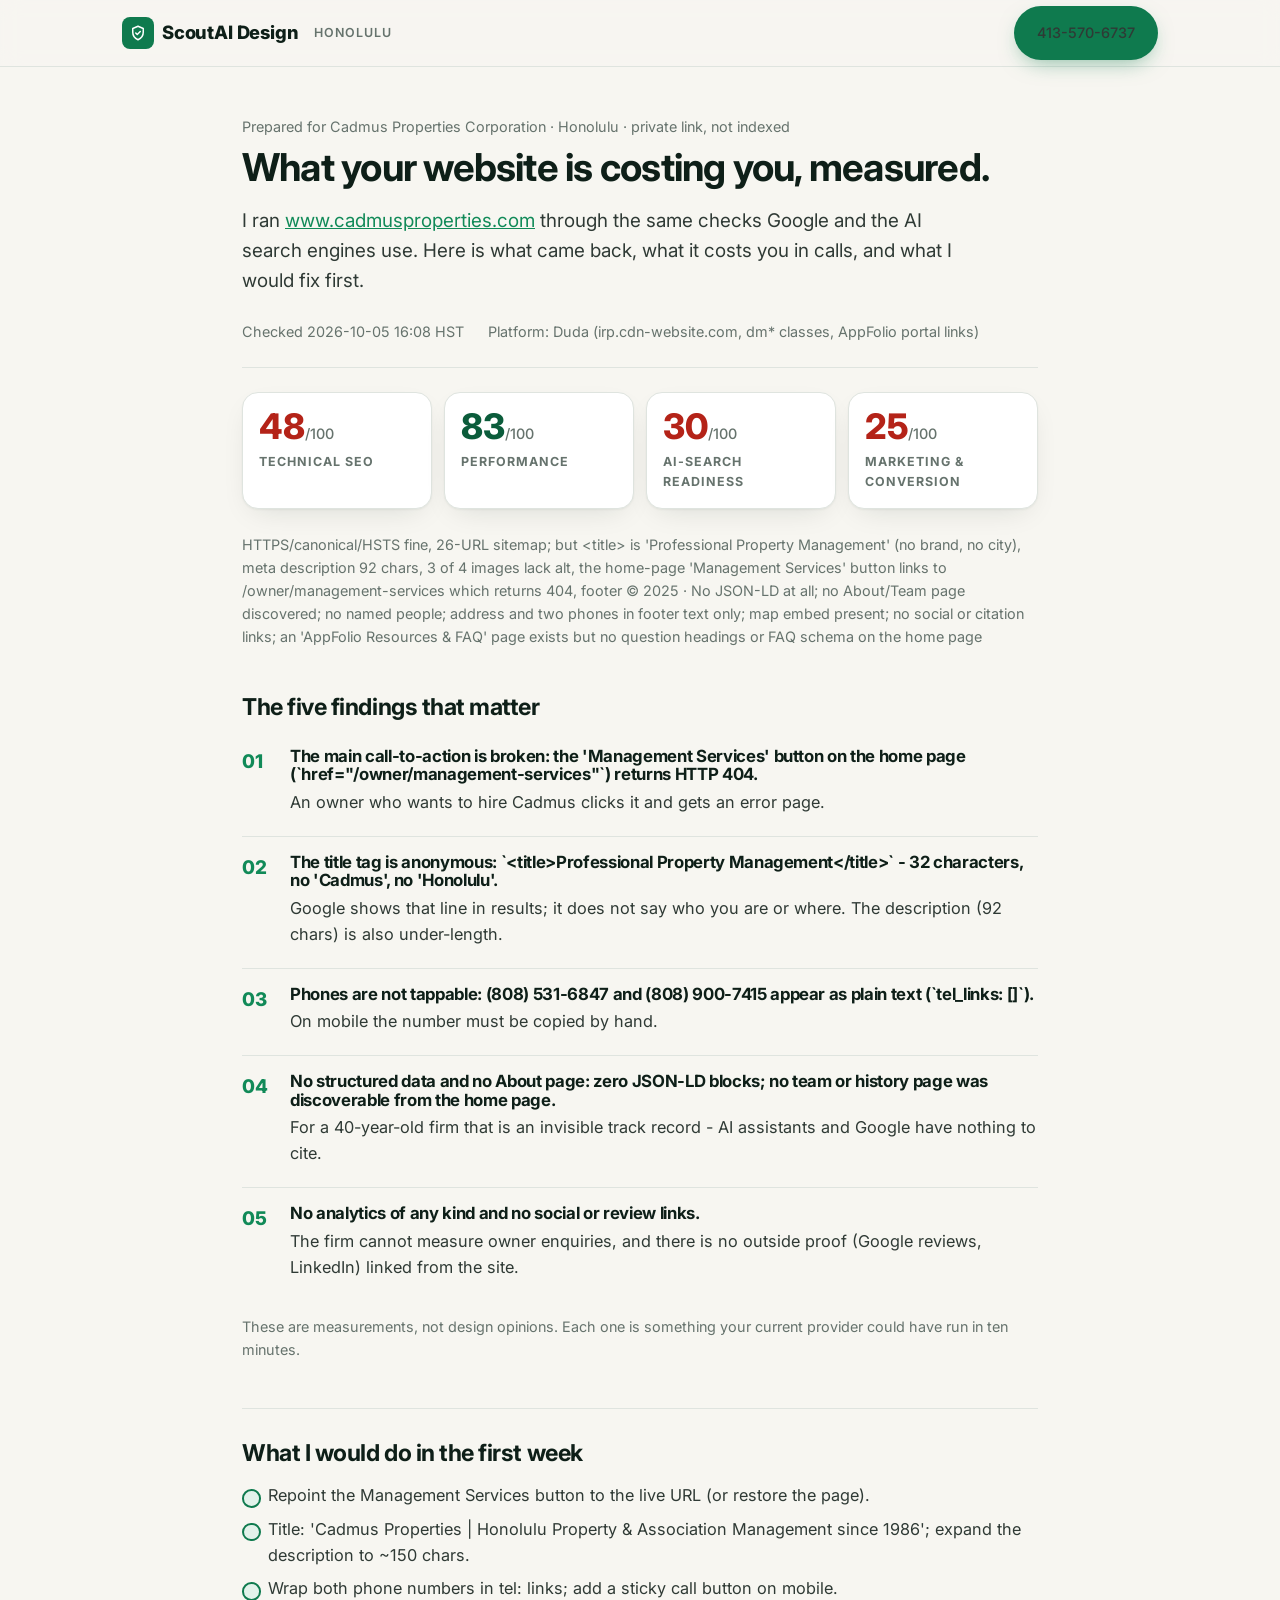
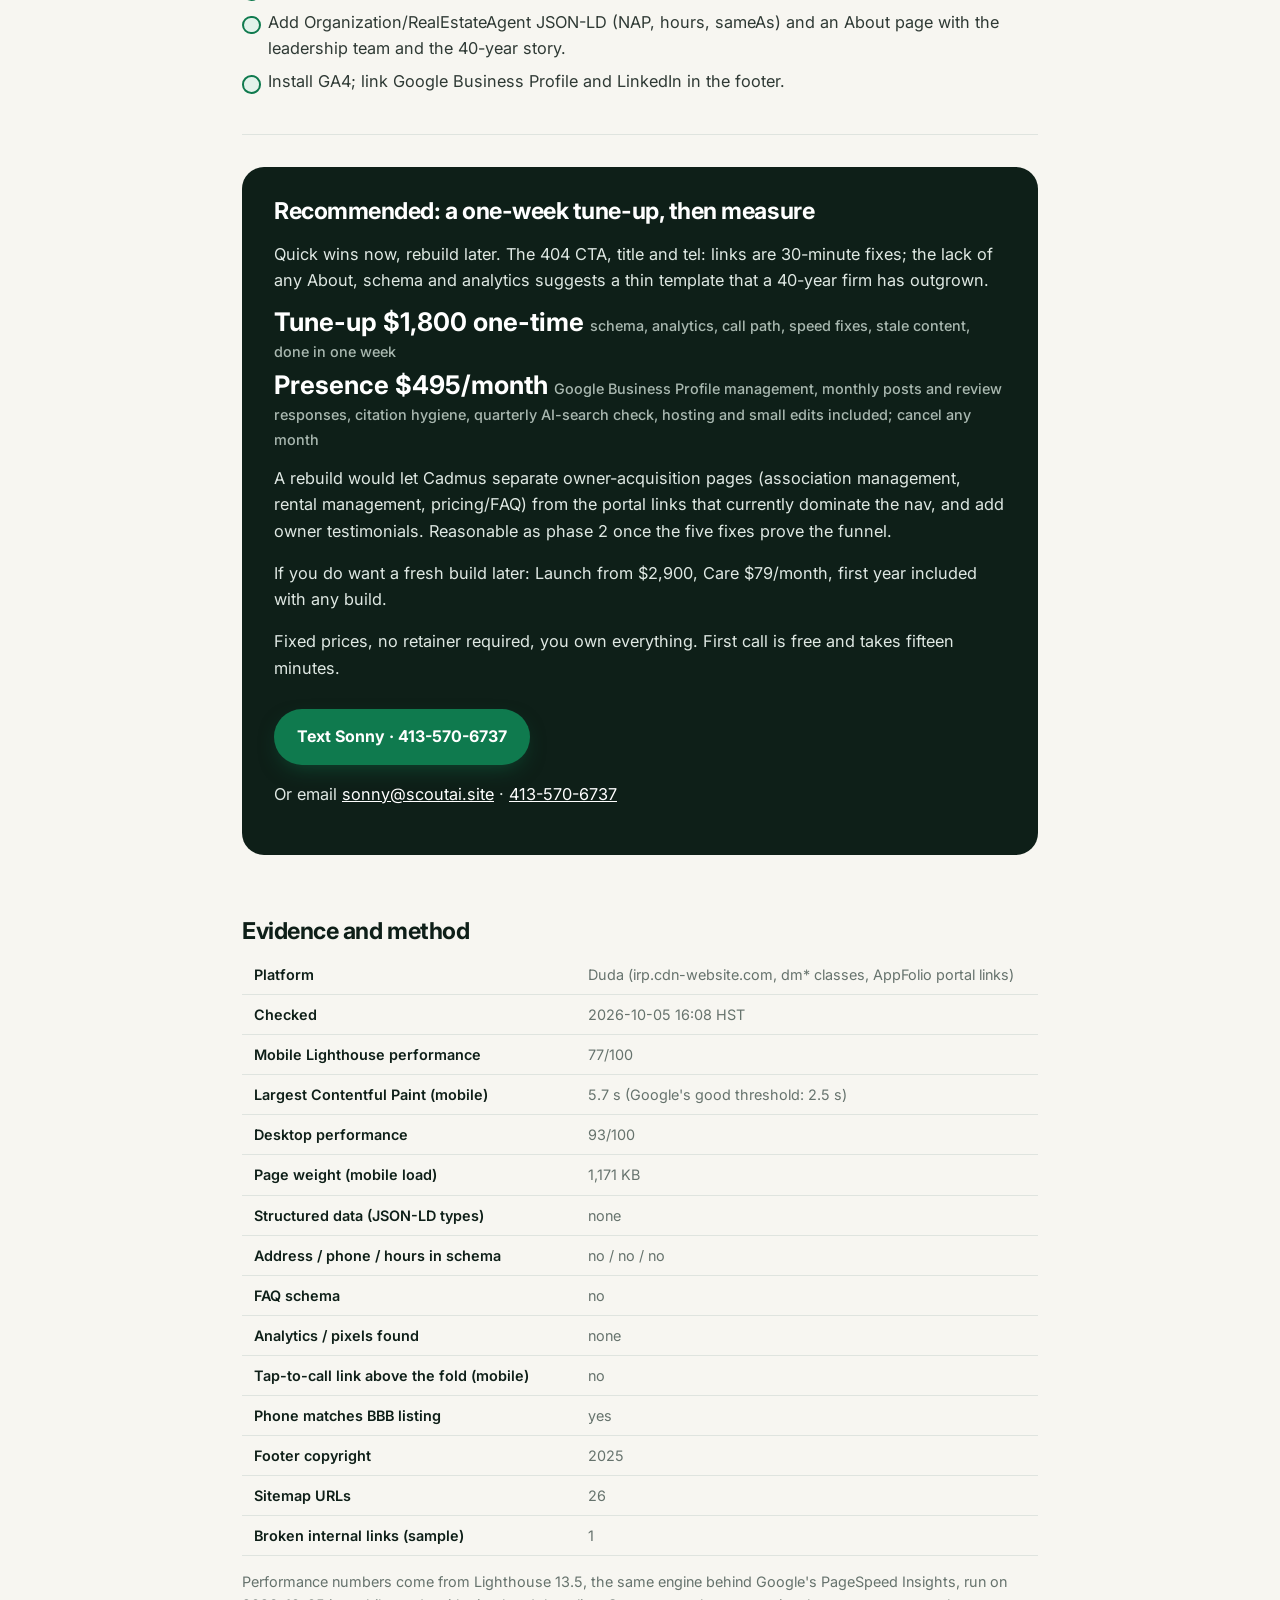
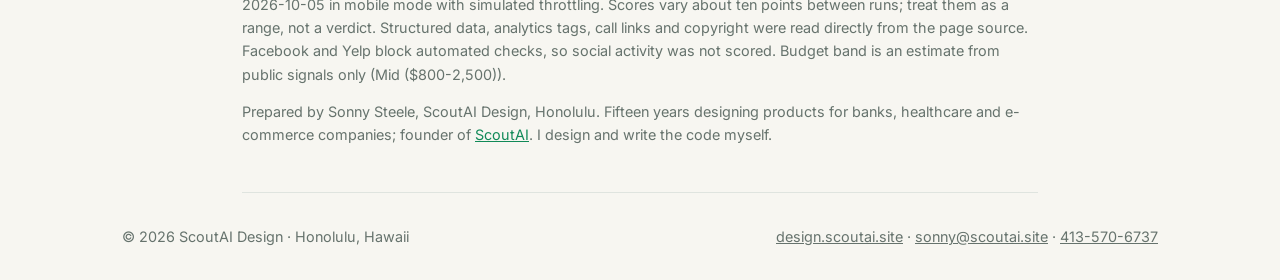
<file: audit/cadmus-properties/index.html>
<!doctype html>
<html lang="en">
<head>
<meta charset="utf-8">
<meta name="viewport" content="width=device-width,initial-scale=1,viewport-fit=cover">
<meta name="robots" content="noindex,nofollow">
<title>Website teardown for Cadmus Properties Corporation — ScoutAI Design</title>
<meta name="description" content="A measured review of https://www.cadmusproperties.com/: speed, search, AI-search readiness and conversion, with fixes and prices.">
<link rel="preconnect" href="https://fonts.googleapis.com"><link rel="preconnect" href="https://fonts.gstatic.com" crossorigin>
<link href="https://fonts.googleapis.com/css2?family=Inter:wght@400;500;600;700;800&display=swap" rel="stylesheet">
<link rel="stylesheet" href="/assets/css/tokens.css">
<link rel="stylesheet" href="/assets/css/site.css">
<link rel="stylesheet" href="/assets/css/audit.css">
<link rel="icon" href="data:image/svg+xml,%3Csvg xmlns='http://www.w3.org/2000/svg' viewBox='0 0 32 32'%3E%3Crect width='32' height='32' rx='8' fill='%230f7a4e'/%3E%3Cpath d='M16 7l7 3v6c0 5-3.5 8-7 9-3.5-1-7-4-7-9v-6l7-3z' fill='none' stroke='%23fff' stroke-width='2' stroke-linejoin='round'/%3E%3C/svg%3E">
</head>
<body>
<header class="top"><div class="wrap">
  <a class="brand" href="/" aria-label="ScoutAI Design home"><span class="mark" aria-hidden="true"><svg viewBox="0 0 24 24" fill="none" stroke-width="2" stroke-linecap="round" stroke-linejoin="round"><path d="M12 3l7 3v5c0 5-3.5 8.5-7 10-3.5-1.5-7-5-7-10V6l7-3z"/><path d="M9 12l2 2 4-4"/></svg></span>ScoutAI Design <span class="sub">Honolulu</span></a>
  <nav class="nav" aria-label="Primary"><a class="btn btn--primary" href="tel:+14135706737">413-570-6737</a></nav>
</div></header>
<main class="report">
  <div class="report-head">
    <div class="for">Prepared for Cadmus Properties Corporation · Honolulu · private link, not indexed</div>
    <h1>What your website is costing you, measured.</h1>
    <p class="lede">I ran <a href="https://www.cadmusproperties.com/" rel="noopener">www.cadmusproperties.com</a> through the same checks Google and the AI search engines use. Here is what came back, what it costs you in calls, and what I would fix first.</p>
    <div class="meta"><span>Checked 2026-10-05 16:08 HST</span><span>Platform: Duda (irp.cdn-website.com, dm* classes, AppFolio portal links)</span></div>
  </div>

  <div class="scores"><div class="score score--bad"><div class="n">48<small>/100</small></div><div class="l">Technical SEO</div></div><div class="score score--ok"><div class="n">83<small>/100</small></div><div class="l">Performance</div></div><div class="score score--bad"><div class="n">30<small>/100</small></div><div class="l">AI-search readiness</div></div><div class="score score--bad"><div class="n">25<small>/100</small></div><div class="l">Marketing &amp; conversion</div></div></div>
  <p class="note">HTTPS/canonical/HSTS fine, 26-URL sitemap; but &lt;title&gt; is &#x27;Professional Property Management&#x27; (no brand, no city), meta description 92 chars, 3 of 4 images lack alt, the home-page &#x27;Management Services&#x27; button links to /owner/management-services which returns 404, footer © 2025 · No JSON-LD at all; no About/Team page discovered; no named people; address and two phones in footer text only; map embed present; no social or citation links; an &#x27;AppFolio Resources &amp; FAQ&#x27; page exists but no question headings or FAQ schema on the home page</p>

  <section>
    <h2>The five findings that matter</h2>
    <div class="issue"><div class="num">01</div><div><h3>The main call-to-action is broken: the &#x27;Management Services&#x27; button on the home page (`href=&quot;/owner/management-services&quot;`) returns HTTP 404.</h3><p>An owner who wants to hire Cadmus clicks it and gets an error page.</p></div></div><div class="issue"><div class="num">02</div><div><h3>The title tag is anonymous: `&lt;title&gt;Professional Property Management&lt;/title&gt;` - 32 characters, no &#x27;Cadmus&#x27;, no &#x27;Honolulu&#x27;.</h3><p>Google shows that line in results; it does not say who you are or where. The description (92 chars) is also under-length.</p></div></div><div class="issue"><div class="num">03</div><div><h3>Phones are not tappable: (808) 531-6847 and (808) 900-7415 appear as plain text (`tel_links: []`).</h3><p>On mobile the number must be copied by hand.</p></div></div><div class="issue"><div class="num">04</div><div><h3>No structured data and no About page: zero JSON-LD blocks; no team or history page was discoverable from the home page.</h3><p>For a 40-year-old firm that is an invisible track record - AI assistants and Google have nothing to cite.</p></div></div><div class="issue"><div class="num">05</div><div><h3>No analytics of any kind and no social or review links.</h3><p>The firm cannot measure owner enquiries, and there is no outside proof (Google reviews, LinkedIn) linked from the site.</p></div></div>
    <p class="note">These are measurements, not design opinions. Each one is something your current provider could have run in ten minutes.</p>
  </section>

  <section>
    <h2>What I would do in the first week</h2>
    <ul class="ticks"><li>Repoint the Management Services button to the live URL (or restore the page).</li><li>Title: &#x27;Cadmus Properties | Honolulu Property &amp; Association Management since 1986&#x27;; expand the description to ~150 chars.</li><li>Wrap both phone numbers in tel: links; add a sticky call button on mobile.</li><li>Add Organization/RealEstateAgent JSON-LD (NAP, hours, sameAs) and an About page with the leadership team and the 40-year story.</li><li>Install GA4; link Google Business Profile and LinkedIn in the footer.</li></ul>
  </section>

  <div class="offer">
    <h2>Recommended: a one-week tune-up, then measure</h2>
    <p>Quick wins now, rebuild later. The 404 CTA, title and tel: links are 30-minute fixes; the lack of any About, schema and analytics suggests a thin template that a 40-year firm has outgrown.</p><p class="price">Tune-up $1,800 one-time <small>schema, analytics, call path, speed fixes, stale content, done in one week</small></p><p class="price">Presence $495/month <small>Google Business Profile management, monthly posts and review responses, citation hygiene, quarterly AI-search check, hosting and small edits included; cancel any month</small></p>
    <p>A rebuild would let Cadmus separate owner-acquisition pages (association management, rental management, pricing/FAQ) from the portal links that currently dominate the nav, and add owner testimonials. Reasonable as phase 2 once the five fixes prove the funnel.</p><p>If you do want a fresh build later: Launch from $2,900, Care $79/month, first year included with any build.</p>
    <p>Fixed prices, no retainer required, you own everything. First call is free and takes fifteen minutes.</p>
    <a class="btn btn--primary" href="sms:+14135706737?body=Hi%20Sonny%2C%20I%20read%20the%20Cadmus%20Properties%20Corporation%20report.">Text Sonny · 413-570-6737</a>
    <p>Or email <a href="mailto:sonny@scoutai.site">sonny@scoutai.site</a> · <a href="tel:+14135706737">413-570-6737</a></p>
  </div>

  <section class="method">
    <h2>Evidence and method</h2>
    <div style="overflow-x:auto"><table class="ev-table"><tr><th>Platform</th><td>Duda (irp.cdn-website.com, dm* classes, AppFolio portal links)</td></tr><tr><th>Checked</th><td>2026-10-05 16:08 HST</td></tr><tr><th>Mobile Lighthouse performance</th><td>77/100</td></tr><tr><th>Largest Contentful Paint (mobile)</th><td>5.7 s (Google&#x27;s good threshold: 2.5 s)</td></tr><tr><th>Desktop performance</th><td>93/100</td></tr><tr><th>Page weight (mobile load)</th><td>1,171 KB</td></tr><tr><th>Structured data (JSON-LD types)</th><td>none</td></tr><tr><th>Address / phone / hours in schema</th><td>no / no / no</td></tr><tr><th>FAQ schema</th><td>no</td></tr><tr><th>Analytics / pixels found</th><td>none</td></tr><tr><th>Tap-to-call link above the fold (mobile)</th><td>no</td></tr><tr><th>Phone matches BBB listing</th><td>yes</td></tr><tr><th>Footer copyright</th><td>2025</td></tr><tr><th>Sitemap URLs</th><td>26</td></tr><tr><th>Broken internal links (sample)</th><td>1</td></tr></table></div>
    <p>Performance numbers come from Lighthouse 13.5, the same engine behind Google&#x27;s PageSpeed Insights, run on 2026-10-05 in mobile mode with simulated throttling. Scores vary about ten points between runs; treat them as a range, not a verdict. Structured data, analytics tags, call links and copyright were read directly from the page source. Facebook and Yelp block automated checks, so social activity was not scored. Budget band is an estimate from public signals only (Mid ($800-2,500)).</p>
    <p>Prepared by Sonny Steele, ScoutAI Design, Honolulu. Fifteen years designing products for banks, healthcare and e-commerce companies; founder of <a href="https://scoutai.site/" rel="noopener">ScoutAI</a>. I design and write the code myself.</p>
  </section>
</main>
<footer><div class="wrap"><span>© 2026 ScoutAI Design · Honolulu, Hawaii</span><span><a href="/">design.scoutai.site</a> · <a href="mailto:sonny@scoutai.site">sonny@scoutai.site</a> · <a href="tel:+14135706737">413-570-6737</a></span></div></footer>
</body>
</html>
</file>
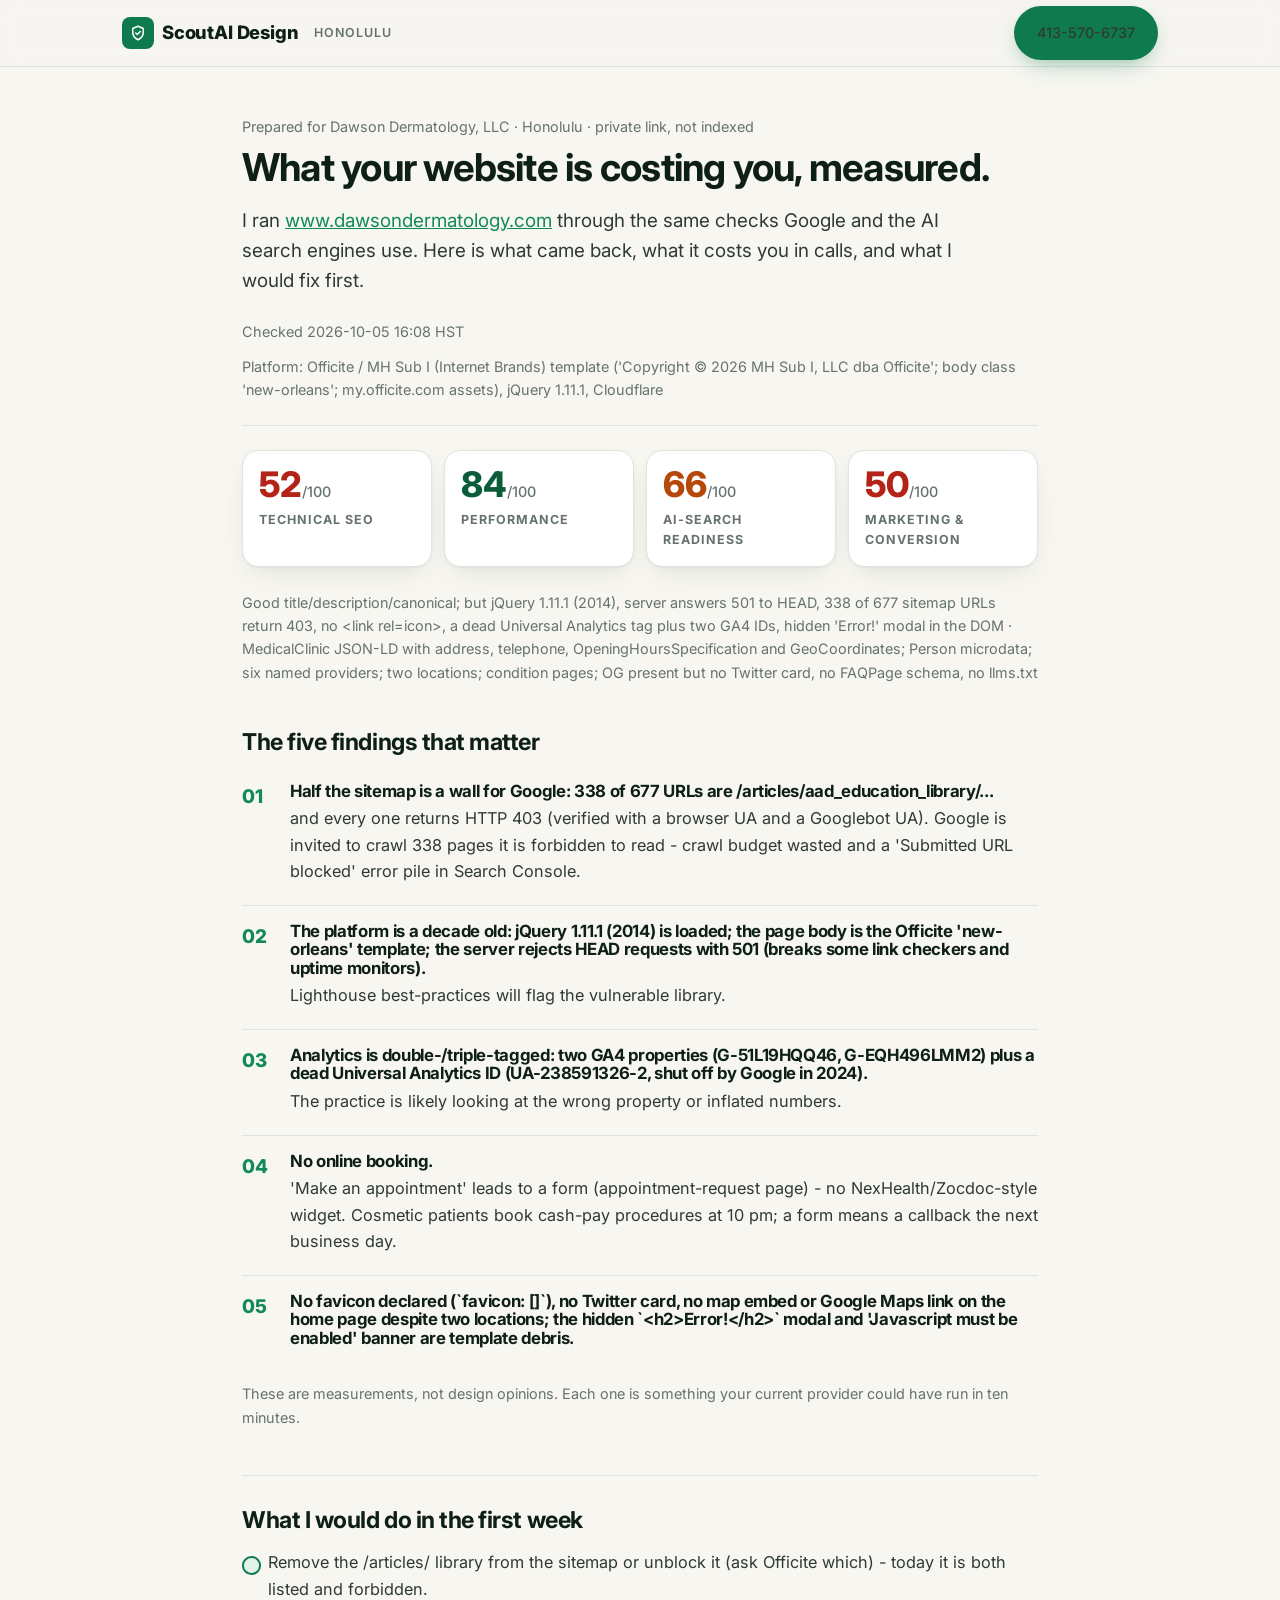
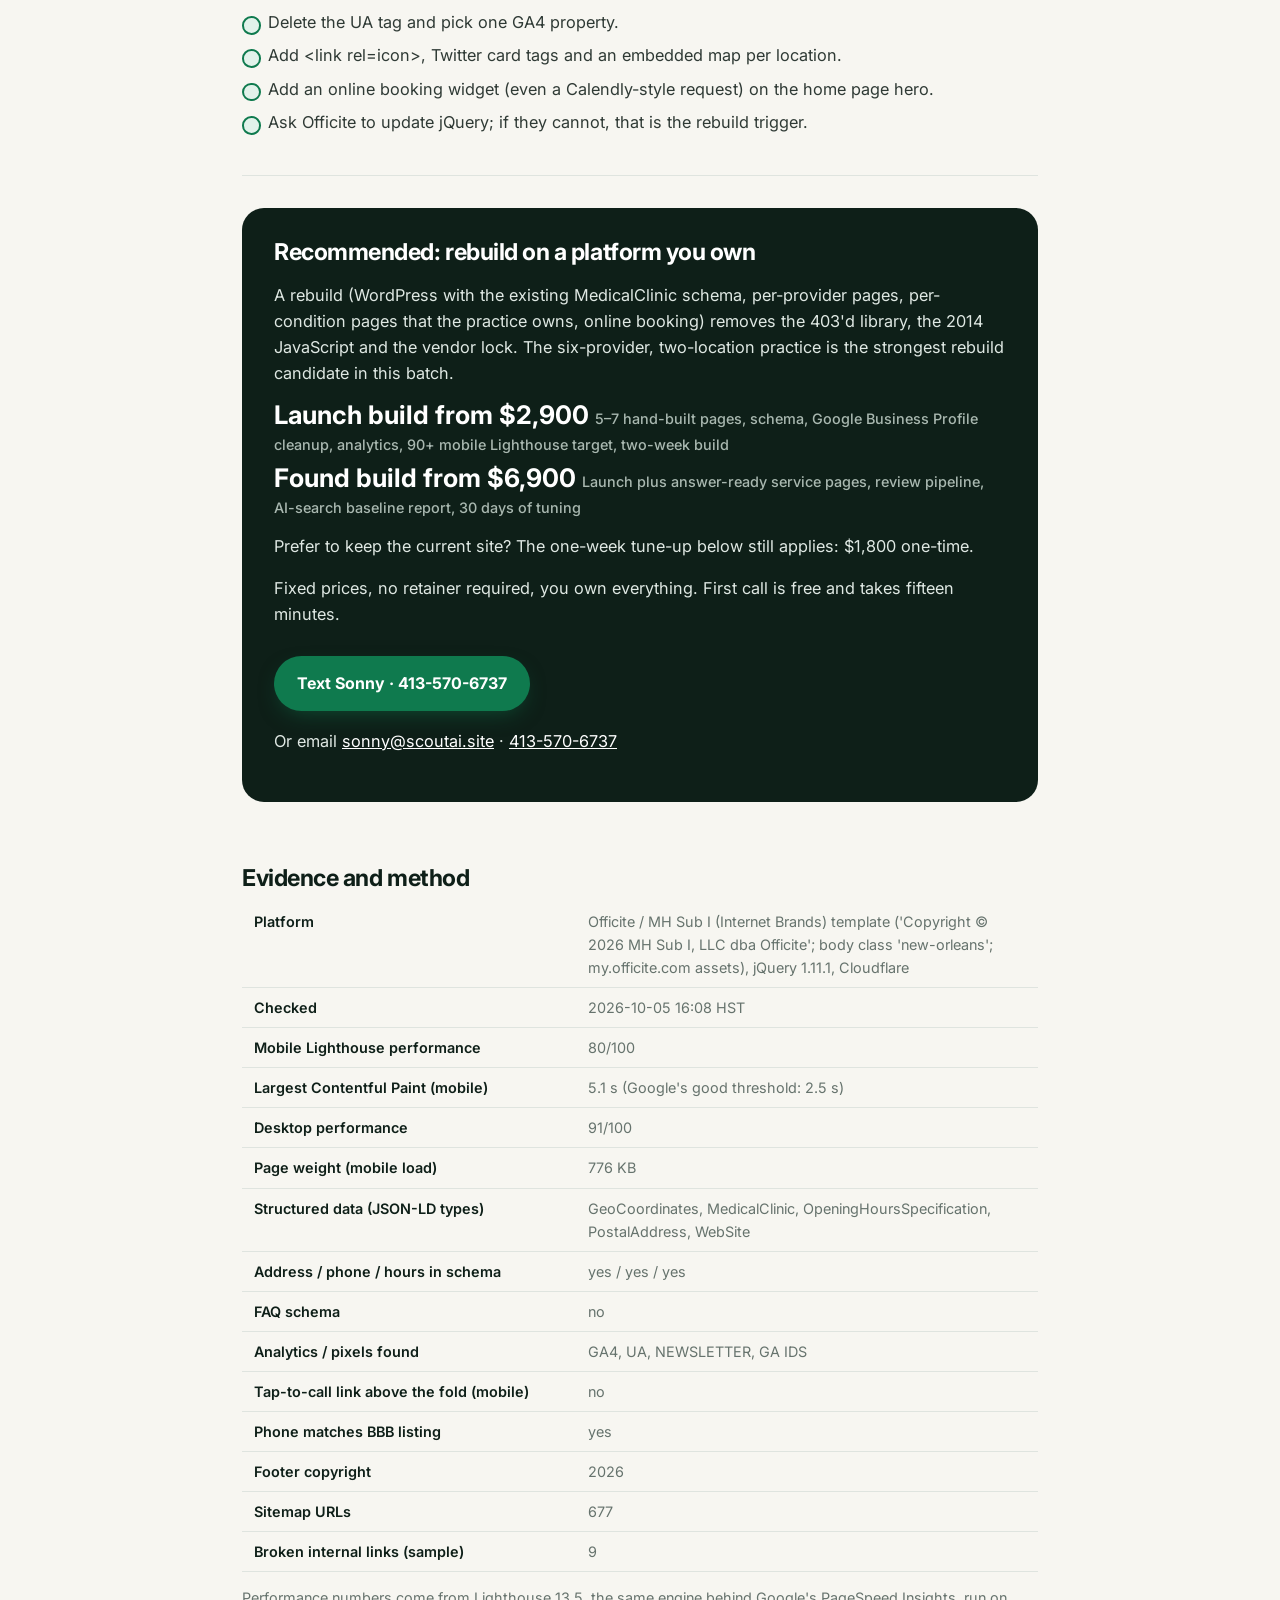
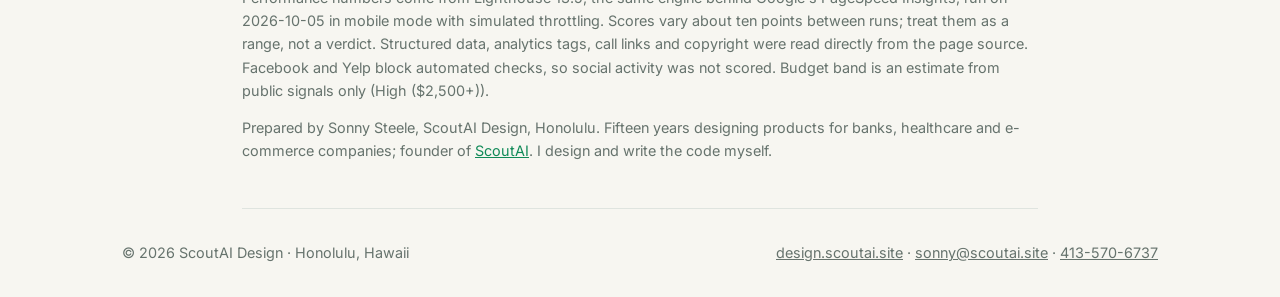
<file: audit/dawson-dermatology/index.html>
<!doctype html>
<html lang="en">
<head>
<meta charset="utf-8">
<meta name="viewport" content="width=device-width,initial-scale=1,viewport-fit=cover">
<meta name="robots" content="noindex,nofollow">
<title>Website teardown for Dawson Dermatology, LLC — ScoutAI Design</title>
<meta name="description" content="A measured review of https://www.dawsondermatology.com/: speed, search, AI-search readiness and conversion, with fixes and prices.">
<link rel="preconnect" href="https://fonts.googleapis.com"><link rel="preconnect" href="https://fonts.gstatic.com" crossorigin>
<link href="https://fonts.googleapis.com/css2?family=Inter:wght@400;500;600;700;800&display=swap" rel="stylesheet">
<link rel="stylesheet" href="/assets/css/tokens.css">
<link rel="stylesheet" href="/assets/css/site.css">
<link rel="stylesheet" href="/assets/css/audit.css">
<link rel="icon" href="data:image/svg+xml,%3Csvg xmlns='http://www.w3.org/2000/svg' viewBox='0 0 32 32'%3E%3Crect width='32' height='32' rx='8' fill='%230f7a4e'/%3E%3Cpath d='M16 7l7 3v6c0 5-3.5 8-7 9-3.5-1-7-4-7-9v-6l7-3z' fill='none' stroke='%23fff' stroke-width='2' stroke-linejoin='round'/%3E%3C/svg%3E">
</head>
<body>
<header class="top"><div class="wrap">
  <a class="brand" href="/" aria-label="ScoutAI Design home"><span class="mark" aria-hidden="true"><svg viewBox="0 0 24 24" fill="none" stroke-width="2" stroke-linecap="round" stroke-linejoin="round"><path d="M12 3l7 3v5c0 5-3.5 8.5-7 10-3.5-1.5-7-5-7-10V6l7-3z"/><path d="M9 12l2 2 4-4"/></svg></span>ScoutAI Design <span class="sub">Honolulu</span></a>
  <nav class="nav" aria-label="Primary"><a class="btn btn--primary" href="tel:+14135706737">413-570-6737</a></nav>
</div></header>
<main class="report">
  <div class="report-head">
    <div class="for">Prepared for Dawson Dermatology, LLC · Honolulu · private link, not indexed</div>
    <h1>What your website is costing you, measured.</h1>
    <p class="lede">I ran <a href="https://www.dawsondermatology.com/" rel="noopener">www.dawsondermatology.com</a> through the same checks Google and the AI search engines use. Here is what came back, what it costs you in calls, and what I would fix first.</p>
    <div class="meta"><span>Checked 2026-10-05 16:08 HST</span><span>Platform: Officite / MH Sub I (Internet Brands) template (&#x27;Copyright © 2026 MH Sub I, LLC dba Officite&#x27;; body class &#x27;new-orleans&#x27;; my.officite.com assets), jQuery 1.11.1, Cloudflare</span></div>
  </div>

  <div class="scores"><div class="score score--bad"><div class="n">52<small>/100</small></div><div class="l">Technical SEO</div></div><div class="score score--ok"><div class="n">84<small>/100</small></div><div class="l">Performance</div></div><div class="score score--warn"><div class="n">66<small>/100</small></div><div class="l">AI-search readiness</div></div><div class="score score--bad"><div class="n">50<small>/100</small></div><div class="l">Marketing &amp; conversion</div></div></div>
  <p class="note">Good title/description/canonical; but jQuery 1.11.1 (2014), server answers 501 to HEAD, 338 of 677 sitemap URLs return 403, no &lt;link rel=icon&gt;, a dead Universal Analytics tag plus two GA4 IDs, hidden &#x27;Error!&#x27; modal in the DOM · MedicalClinic JSON-LD with address, telephone, OpeningHoursSpecification and GeoCoordinates; Person microdata; six named providers; two locations; condition pages; OG present but no Twitter card, no FAQPage schema, no llms.txt</p>

  <section>
    <h2>The five findings that matter</h2>
    <div class="issue"><div class="num">01</div><div><h3>Half the sitemap is a wall for Google: 338 of 677 URLs are /articles/aad_education_library/...</h3><p>and every one returns HTTP 403 (verified with a browser UA and a Googlebot UA). Google is invited to crawl 338 pages it is forbidden to read - crawl budget wasted and a &#x27;Submitted URL blocked&#x27; error pile in Search Console.</p></div></div><div class="issue"><div class="num">02</div><div><h3>The platform is a decade old: jQuery 1.11.1 (2014) is loaded; the page body is the Officite &#x27;new-orleans&#x27; template; the server rejects HEAD requests with 501 (breaks some link checkers and uptime monitors).</h3><p>Lighthouse best-practices will flag the vulnerable library.</p></div></div><div class="issue"><div class="num">03</div><div><h3>Analytics is double-/triple-tagged: two GA4 properties (G-51L19HQQ46, G-EQH496LMM2) plus a dead Universal Analytics ID (UA-238591326-2, shut off by Google in 2024).</h3><p>The practice is likely looking at the wrong property or inflated numbers.</p></div></div><div class="issue"><div class="num">04</div><div><h3>No online booking.</h3><p>&#x27;Make an appointment&#x27; leads to a form (appointment-request page) - no NexHealth/Zocdoc-style widget. Cosmetic patients book cash-pay procedures at 10 pm; a form means a callback the next business day.</p></div></div><div class="issue"><div class="num">05</div><div><h3>No favicon declared (`favicon: []`), no Twitter card, no map embed or Google Maps link on the home page despite two locations; the hidden `&lt;h2&gt;Error!&lt;/h2&gt;` modal and &#x27;Javascript must be enabled&#x27; banner are template debris.</h3></div></div>
    <p class="note">These are measurements, not design opinions. Each one is something your current provider could have run in ten minutes.</p>
  </section>

  <section>
    <h2>What I would do in the first week</h2>
    <ul class="ticks"><li>Remove the /articles/ library from the sitemap or unblock it (ask Officite which) - today it is both listed and forbidden.</li><li>Delete the UA tag and pick one GA4 property.</li><li>Add &lt;link rel=icon&gt;, Twitter card tags and an embedded map per location.</li><li>Add an online booking widget (even a Calendly-style request) on the home page hero.</li><li>Ask Officite to update jQuery; if they cannot, that is the rebuild trigger.</li></ul>
  </section>

  <div class="offer">
    <h2>Recommended: rebuild on a platform you own</h2>
    <p>A rebuild (WordPress with the existing MedicalClinic schema, per-provider pages, per-condition pages that the practice owns, online booking) removes the 403&#x27;d library, the 2014 JavaScript and the vendor lock. The six-provider, two-location practice is the strongest rebuild candidate in this batch.</p><p class="price">Launch build from $2,900 <small>5–7 hand-built pages, schema, Google Business Profile cleanup, analytics, 90+ mobile Lighthouse target, two-week build</small></p><p class="price">Found build from $6,900 <small>Launch plus answer-ready service pages, review pipeline, AI-search baseline report, 30 days of tuning</small></p>
    <p>Prefer to keep the current site? The one-week tune-up below still applies: $1,800 one-time.</p>
    <p>Fixed prices, no retainer required, you own everything. First call is free and takes fifteen minutes.</p>
    <a class="btn btn--primary" href="sms:+14135706737?body=Hi%20Sonny%2C%20I%20read%20the%20Dawson%20Dermatology,%20LLC%20report.">Text Sonny · 413-570-6737</a>
    <p>Or email <a href="mailto:sonny@scoutai.site">sonny@scoutai.site</a> · <a href="tel:+14135706737">413-570-6737</a></p>
  </div>

  <section class="method">
    <h2>Evidence and method</h2>
    <div style="overflow-x:auto"><table class="ev-table"><tr><th>Platform</th><td>Officite / MH Sub I (Internet Brands) template (&#x27;Copyright © 2026 MH Sub I, LLC dba Officite&#x27;; body class &#x27;new-orleans&#x27;; my.officite.com assets), jQuery 1.11.1, Cloudflare</td></tr><tr><th>Checked</th><td>2026-10-05 16:08 HST</td></tr><tr><th>Mobile Lighthouse performance</th><td>80/100</td></tr><tr><th>Largest Contentful Paint (mobile)</th><td>5.1 s (Google&#x27;s good threshold: 2.5 s)</td></tr><tr><th>Desktop performance</th><td>91/100</td></tr><tr><th>Page weight (mobile load)</th><td>776 KB</td></tr><tr><th>Structured data (JSON-LD types)</th><td>GeoCoordinates, MedicalClinic, OpeningHoursSpecification, PostalAddress, WebSite</td></tr><tr><th>Address / phone / hours in schema</th><td>yes / yes / yes</td></tr><tr><th>FAQ schema</th><td>no</td></tr><tr><th>Analytics / pixels found</th><td>GA4, UA, NEWSLETTER, GA IDS</td></tr><tr><th>Tap-to-call link above the fold (mobile)</th><td>no</td></tr><tr><th>Phone matches BBB listing</th><td>yes</td></tr><tr><th>Footer copyright</th><td>2026</td></tr><tr><th>Sitemap URLs</th><td>677</td></tr><tr><th>Broken internal links (sample)</th><td>9</td></tr></table></div>
    <p>Performance numbers come from Lighthouse 13.5, the same engine behind Google&#x27;s PageSpeed Insights, run on 2026-10-05 in mobile mode with simulated throttling. Scores vary about ten points between runs; treat them as a range, not a verdict. Structured data, analytics tags, call links and copyright were read directly from the page source. Facebook and Yelp block automated checks, so social activity was not scored. Budget band is an estimate from public signals only (High ($2,500+)).</p>
    <p>Prepared by Sonny Steele, ScoutAI Design, Honolulu. Fifteen years designing products for banks, healthcare and e-commerce companies; founder of <a href="https://scoutai.site/" rel="noopener">ScoutAI</a>. I design and write the code myself.</p>
  </section>
</main>
<footer><div class="wrap"><span>© 2026 ScoutAI Design · Honolulu, Hawaii</span><span><a href="/">design.scoutai.site</a> · <a href="mailto:sonny@scoutai.site">sonny@scoutai.site</a> · <a href="tel:+14135706737">413-570-6737</a></span></div></footer>
</body>
</html>
</file>
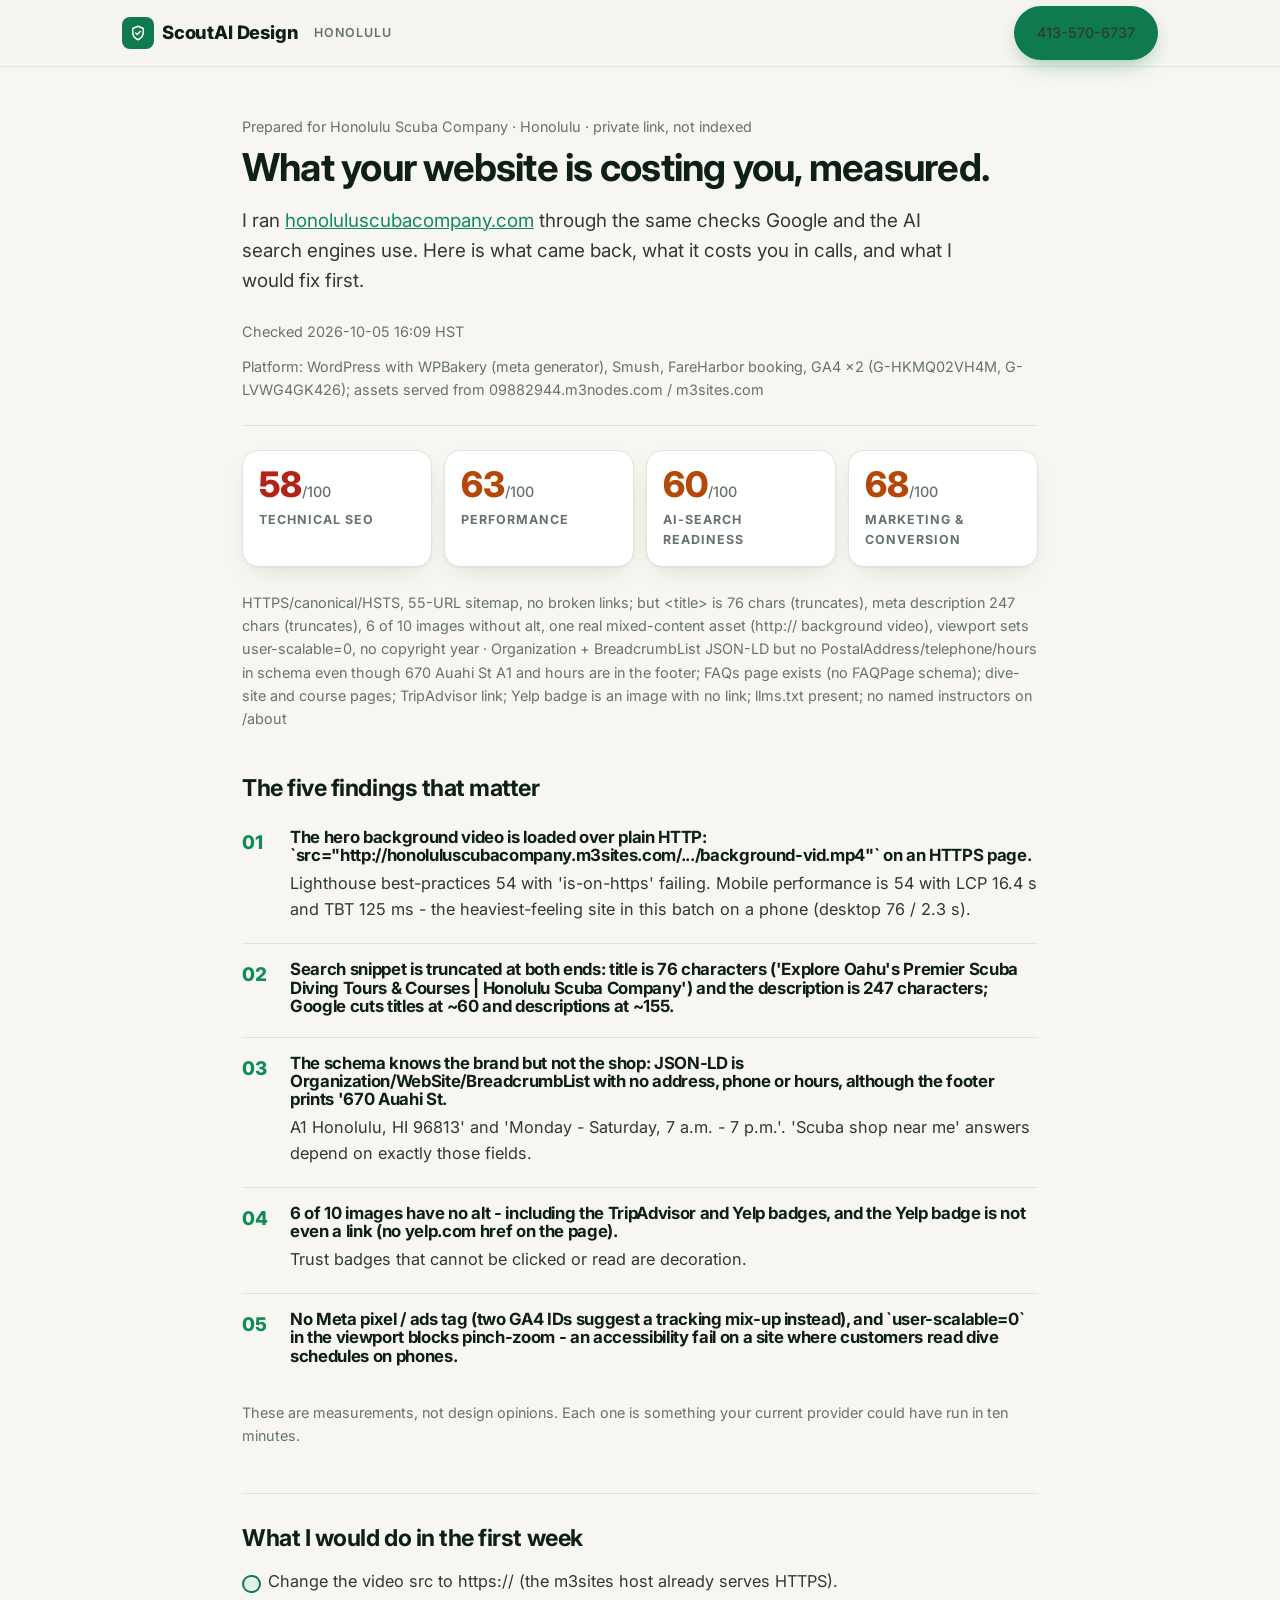
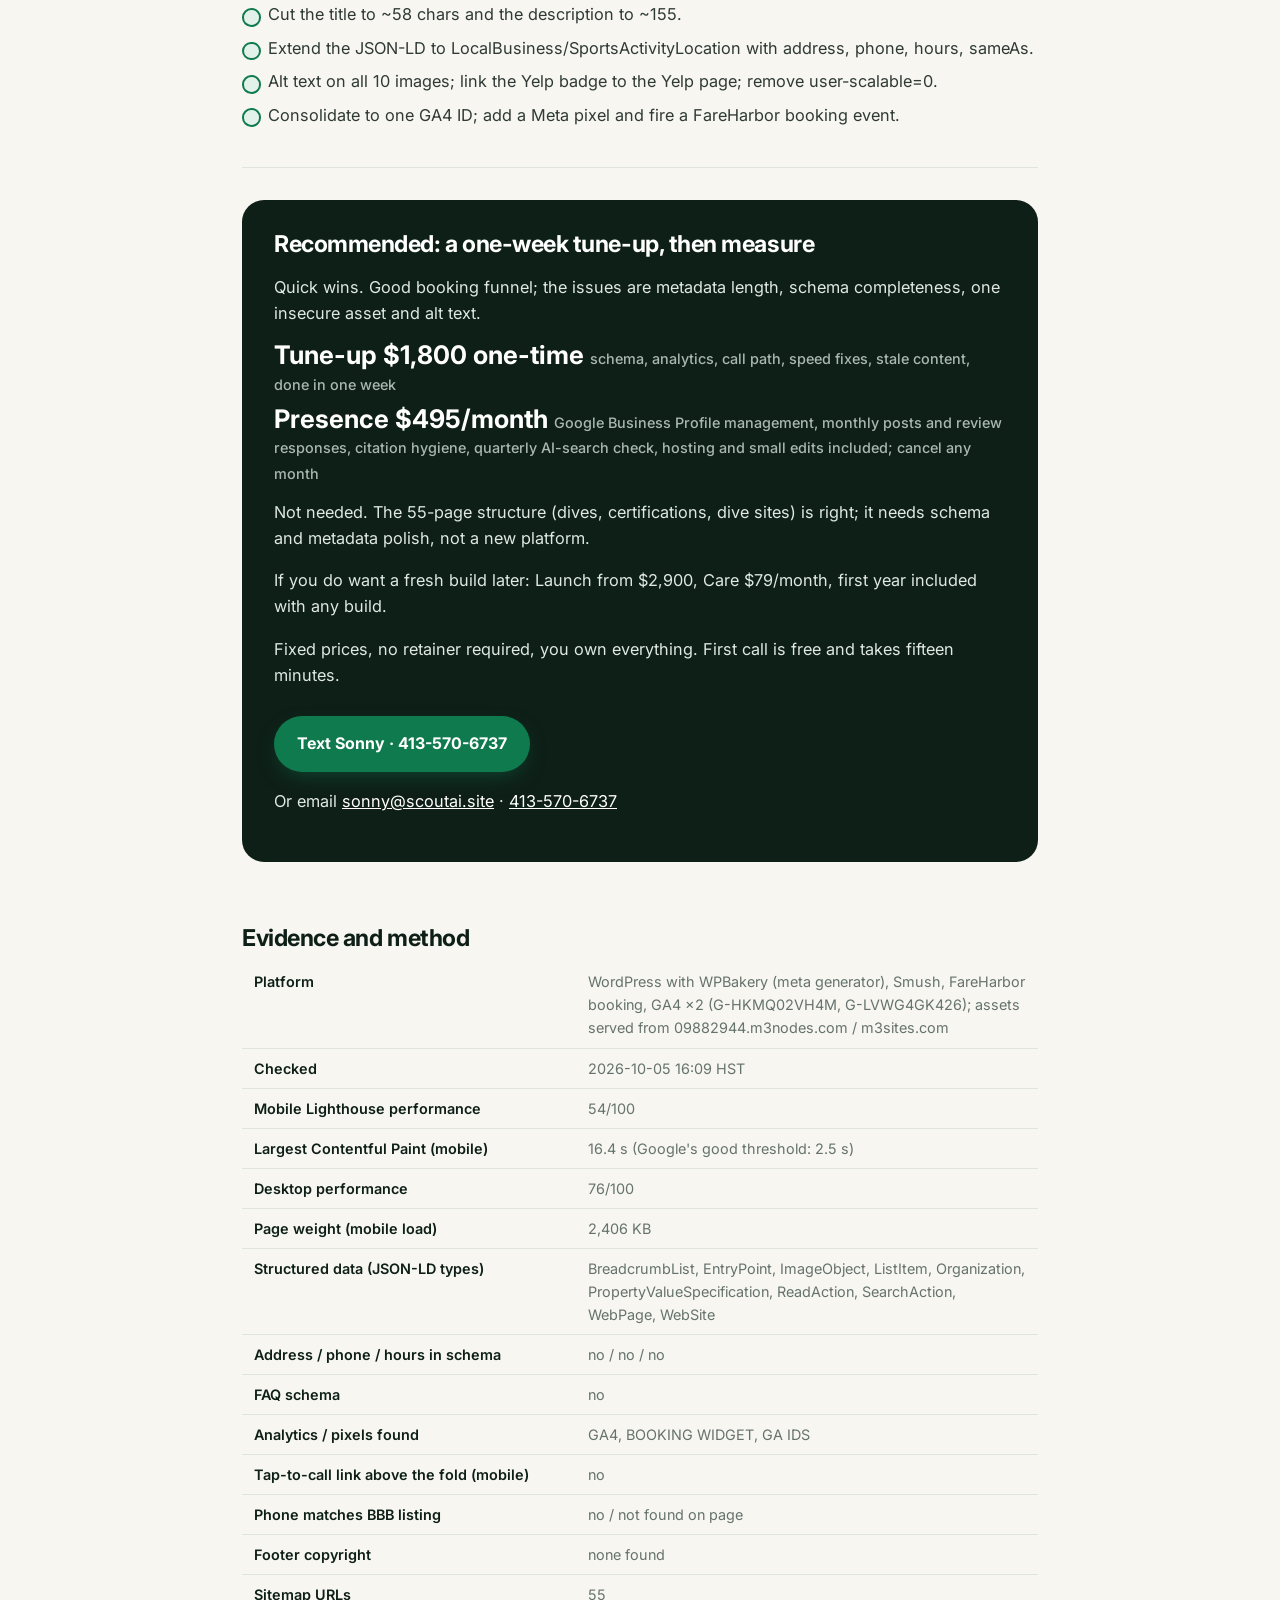
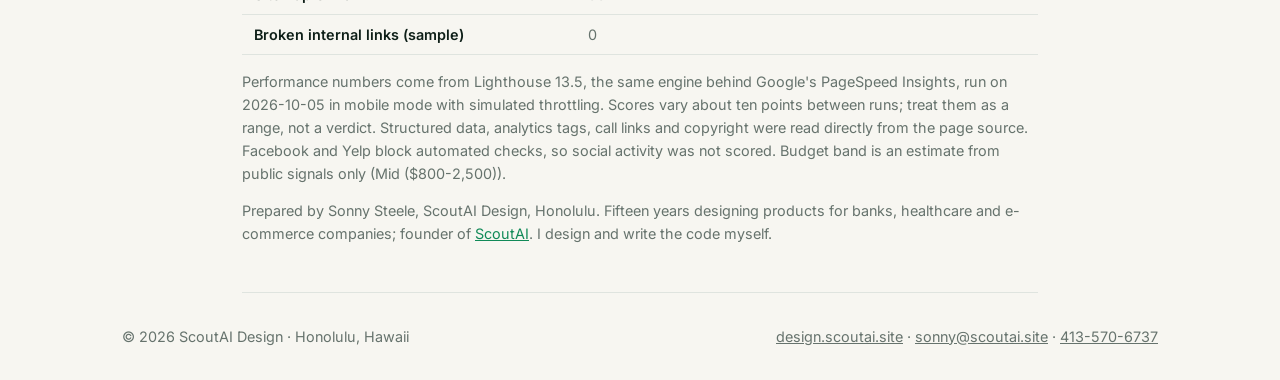
<file: audit/honolulu-scuba/index.html>
<!doctype html>
<html lang="en">
<head>
<meta charset="utf-8">
<meta name="viewport" content="width=device-width,initial-scale=1,viewport-fit=cover">
<meta name="robots" content="noindex,nofollow">
<title>Website teardown for Honolulu Scuba Company — ScoutAI Design</title>
<meta name="description" content="A measured review of https://honoluluscubacompany.com/: speed, search, AI-search readiness and conversion, with fixes and prices.">
<link rel="preconnect" href="https://fonts.googleapis.com"><link rel="preconnect" href="https://fonts.gstatic.com" crossorigin>
<link href="https://fonts.googleapis.com/css2?family=Inter:wght@400;500;600;700;800&display=swap" rel="stylesheet">
<link rel="stylesheet" href="/assets/css/tokens.css">
<link rel="stylesheet" href="/assets/css/site.css">
<link rel="stylesheet" href="/assets/css/audit.css">
<link rel="icon" href="data:image/svg+xml,%3Csvg xmlns='http://www.w3.org/2000/svg' viewBox='0 0 32 32'%3E%3Crect width='32' height='32' rx='8' fill='%230f7a4e'/%3E%3Cpath d='M16 7l7 3v6c0 5-3.5 8-7 9-3.5-1-7-4-7-9v-6l7-3z' fill='none' stroke='%23fff' stroke-width='2' stroke-linejoin='round'/%3E%3C/svg%3E">
</head>
<body>
<header class="top"><div class="wrap">
  <a class="brand" href="/" aria-label="ScoutAI Design home"><span class="mark" aria-hidden="true"><svg viewBox="0 0 24 24" fill="none" stroke-width="2" stroke-linecap="round" stroke-linejoin="round"><path d="M12 3l7 3v5c0 5-3.5 8.5-7 10-3.5-1.5-7-5-7-10V6l7-3z"/><path d="M9 12l2 2 4-4"/></svg></span>ScoutAI Design <span class="sub">Honolulu</span></a>
  <nav class="nav" aria-label="Primary"><a class="btn btn--primary" href="tel:+14135706737">413-570-6737</a></nav>
</div></header>
<main class="report">
  <div class="report-head">
    <div class="for">Prepared for Honolulu Scuba Company · Honolulu · private link, not indexed</div>
    <h1>What your website is costing you, measured.</h1>
    <p class="lede">I ran <a href="https://honoluluscubacompany.com/" rel="noopener">honoluluscubacompany.com</a> through the same checks Google and the AI search engines use. Here is what came back, what it costs you in calls, and what I would fix first.</p>
    <div class="meta"><span>Checked 2026-10-05 16:09 HST</span><span>Platform: WordPress with WPBakery (meta generator), Smush, FareHarbor booking, GA4 x2 (G-HKMQ02VH4M, G-LVWG4GK426); assets served from 09882944.m3nodes.com / m3sites.com</span></div>
  </div>

  <div class="scores"><div class="score score--bad"><div class="n">58<small>/100</small></div><div class="l">Technical SEO</div></div><div class="score score--warn"><div class="n">63<small>/100</small></div><div class="l">Performance</div></div><div class="score score--warn"><div class="n">60<small>/100</small></div><div class="l">AI-search readiness</div></div><div class="score score--warn"><div class="n">68<small>/100</small></div><div class="l">Marketing &amp; conversion</div></div></div>
  <p class="note">HTTPS/canonical/HSTS, 55-URL sitemap, no broken links; but &lt;title&gt; is 76 chars (truncates), meta description 247 chars (truncates), 6 of 10 images without alt, one real mixed-content asset (http:// background video), viewport sets user-scalable=0, no copyright year · Organization + BreadcrumbList JSON-LD but no PostalAddress/telephone/hours in schema even though 670 Auahi St A1 and hours are in the footer; FAQs page exists (no FAQPage schema); dive-site and course pages; TripAdvisor link; Yelp badge is an image with no link; llms.txt present; no named instructors on /about</p>

  <section>
    <h2>The five findings that matter</h2>
    <div class="issue"><div class="num">01</div><div><h3>The hero background video is loaded over plain HTTP: `src=&quot;http://honoluluscubacompany.m3sites.com/.../background-vid.mp4&quot;` on an HTTPS page.</h3><p>Lighthouse best-practices 54 with &#x27;is-on-https&#x27; failing. Mobile performance is 54 with LCP 16.4 s and TBT 125 ms - the heaviest-feeling site in this batch on a phone (desktop 76 / 2.3 s).</p></div></div><div class="issue"><div class="num">02</div><div><h3>Search snippet is truncated at both ends: title is 76 characters (&#x27;Explore Oahu&#x27;s Premier Scuba Diving Tours &amp; Courses | Honolulu Scuba Company&#x27;) and the description is 247 characters; Google cuts titles at ~60 and descriptions at ~155.</h3></div></div><div class="issue"><div class="num">03</div><div><h3>The schema knows the brand but not the shop: JSON-LD is Organization/WebSite/BreadcrumbList with no address, phone or hours, although the footer prints &#x27;670 Auahi St.</h3><p>A1 Honolulu, HI 96813&#x27; and &#x27;Monday - Saturday, 7 a.m. - 7 p.m.&#x27;. &#x27;Scuba shop near me&#x27; answers depend on exactly those fields.</p></div></div><div class="issue"><div class="num">04</div><div><h3>6 of 10 images have no alt - including the TripAdvisor and Yelp badges, and the Yelp badge is not even a link (no yelp.com href on the page).</h3><p>Trust badges that cannot be clicked or read are decoration.</p></div></div><div class="issue"><div class="num">05</div><div><h3>No Meta pixel / ads tag (two GA4 IDs suggest a tracking mix-up instead), and `user-scalable=0` in the viewport blocks pinch-zoom - an accessibility fail on a site where customers read dive schedules on phones.</h3></div></div>
    <p class="note">These are measurements, not design opinions. Each one is something your current provider could have run in ten minutes.</p>
  </section>

  <section>
    <h2>What I would do in the first week</h2>
    <ul class="ticks"><li>Change the video src to https:// (the m3sites host already serves HTTPS).</li><li>Cut the title to ~58 chars and the description to ~155.</li><li>Extend the JSON-LD to LocalBusiness/SportsActivityLocation with address, phone, hours, sameAs.</li><li>Alt text on all 10 images; link the Yelp badge to the Yelp page; remove user-scalable=0.</li><li>Consolidate to one GA4 ID; add a Meta pixel and fire a FareHarbor booking event.</li></ul>
  </section>

  <div class="offer">
    <h2>Recommended: a one-week tune-up, then measure</h2>
    <p>Quick wins. Good booking funnel; the issues are metadata length, schema completeness, one insecure asset and alt text.</p><p class="price">Tune-up $1,800 one-time <small>schema, analytics, call path, speed fixes, stale content, done in one week</small></p><p class="price">Presence $495/month <small>Google Business Profile management, monthly posts and review responses, citation hygiene, quarterly AI-search check, hosting and small edits included; cancel any month</small></p>
    <p>Not needed. The 55-page structure (dives, certifications, dive sites) is right; it needs schema and metadata polish, not a new platform.</p><p>If you do want a fresh build later: Launch from $2,900, Care $79/month, first year included with any build.</p>
    <p>Fixed prices, no retainer required, you own everything. First call is free and takes fifteen minutes.</p>
    <a class="btn btn--primary" href="sms:+14135706737?body=Hi%20Sonny%2C%20I%20read%20the%20Honolulu%20Scuba%20Company%20report.">Text Sonny · 413-570-6737</a>
    <p>Or email <a href="mailto:sonny@scoutai.site">sonny@scoutai.site</a> · <a href="tel:+14135706737">413-570-6737</a></p>
  </div>

  <section class="method">
    <h2>Evidence and method</h2>
    <div style="overflow-x:auto"><table class="ev-table"><tr><th>Platform</th><td>WordPress with WPBakery (meta generator), Smush, FareHarbor booking, GA4 x2 (G-HKMQ02VH4M, G-LVWG4GK426); assets served from 09882944.m3nodes.com / m3sites.com</td></tr><tr><th>Checked</th><td>2026-10-05 16:09 HST</td></tr><tr><th>Mobile Lighthouse performance</th><td>54/100</td></tr><tr><th>Largest Contentful Paint (mobile)</th><td>16.4 s (Google&#x27;s good threshold: 2.5 s)</td></tr><tr><th>Desktop performance</th><td>76/100</td></tr><tr><th>Page weight (mobile load)</th><td>2,406 KB</td></tr><tr><th>Structured data (JSON-LD types)</th><td>BreadcrumbList, EntryPoint, ImageObject, ListItem, Organization, PropertyValueSpecification, ReadAction, SearchAction, WebPage, WebSite</td></tr><tr><th>Address / phone / hours in schema</th><td>no / no / no</td></tr><tr><th>FAQ schema</th><td>no</td></tr><tr><th>Analytics / pixels found</th><td>GA4, BOOKING WIDGET, GA IDS</td></tr><tr><th>Tap-to-call link above the fold (mobile)</th><td>no</td></tr><tr><th>Phone matches BBB listing</th><td>no / not found on page</td></tr><tr><th>Footer copyright</th><td>none found</td></tr><tr><th>Sitemap URLs</th><td>55</td></tr><tr><th>Broken internal links (sample)</th><td>0</td></tr></table></div>
    <p>Performance numbers come from Lighthouse 13.5, the same engine behind Google&#x27;s PageSpeed Insights, run on 2026-10-05 in mobile mode with simulated throttling. Scores vary about ten points between runs; treat them as a range, not a verdict. Structured data, analytics tags, call links and copyright were read directly from the page source. Facebook and Yelp block automated checks, so social activity was not scored. Budget band is an estimate from public signals only (Mid ($800-2,500)).</p>
    <p>Prepared by Sonny Steele, ScoutAI Design, Honolulu. Fifteen years designing products for banks, healthcare and e-commerce companies; founder of <a href="https://scoutai.site/" rel="noopener">ScoutAI</a>. I design and write the code myself.</p>
  </section>
</main>
<footer><div class="wrap"><span>© 2026 ScoutAI Design · Honolulu, Hawaii</span><span><a href="/">design.scoutai.site</a> · <a href="mailto:sonny@scoutai.site">sonny@scoutai.site</a> · <a href="tel:+14135706737">413-570-6737</a></span></div></footer>
</body>
</html>
</file>
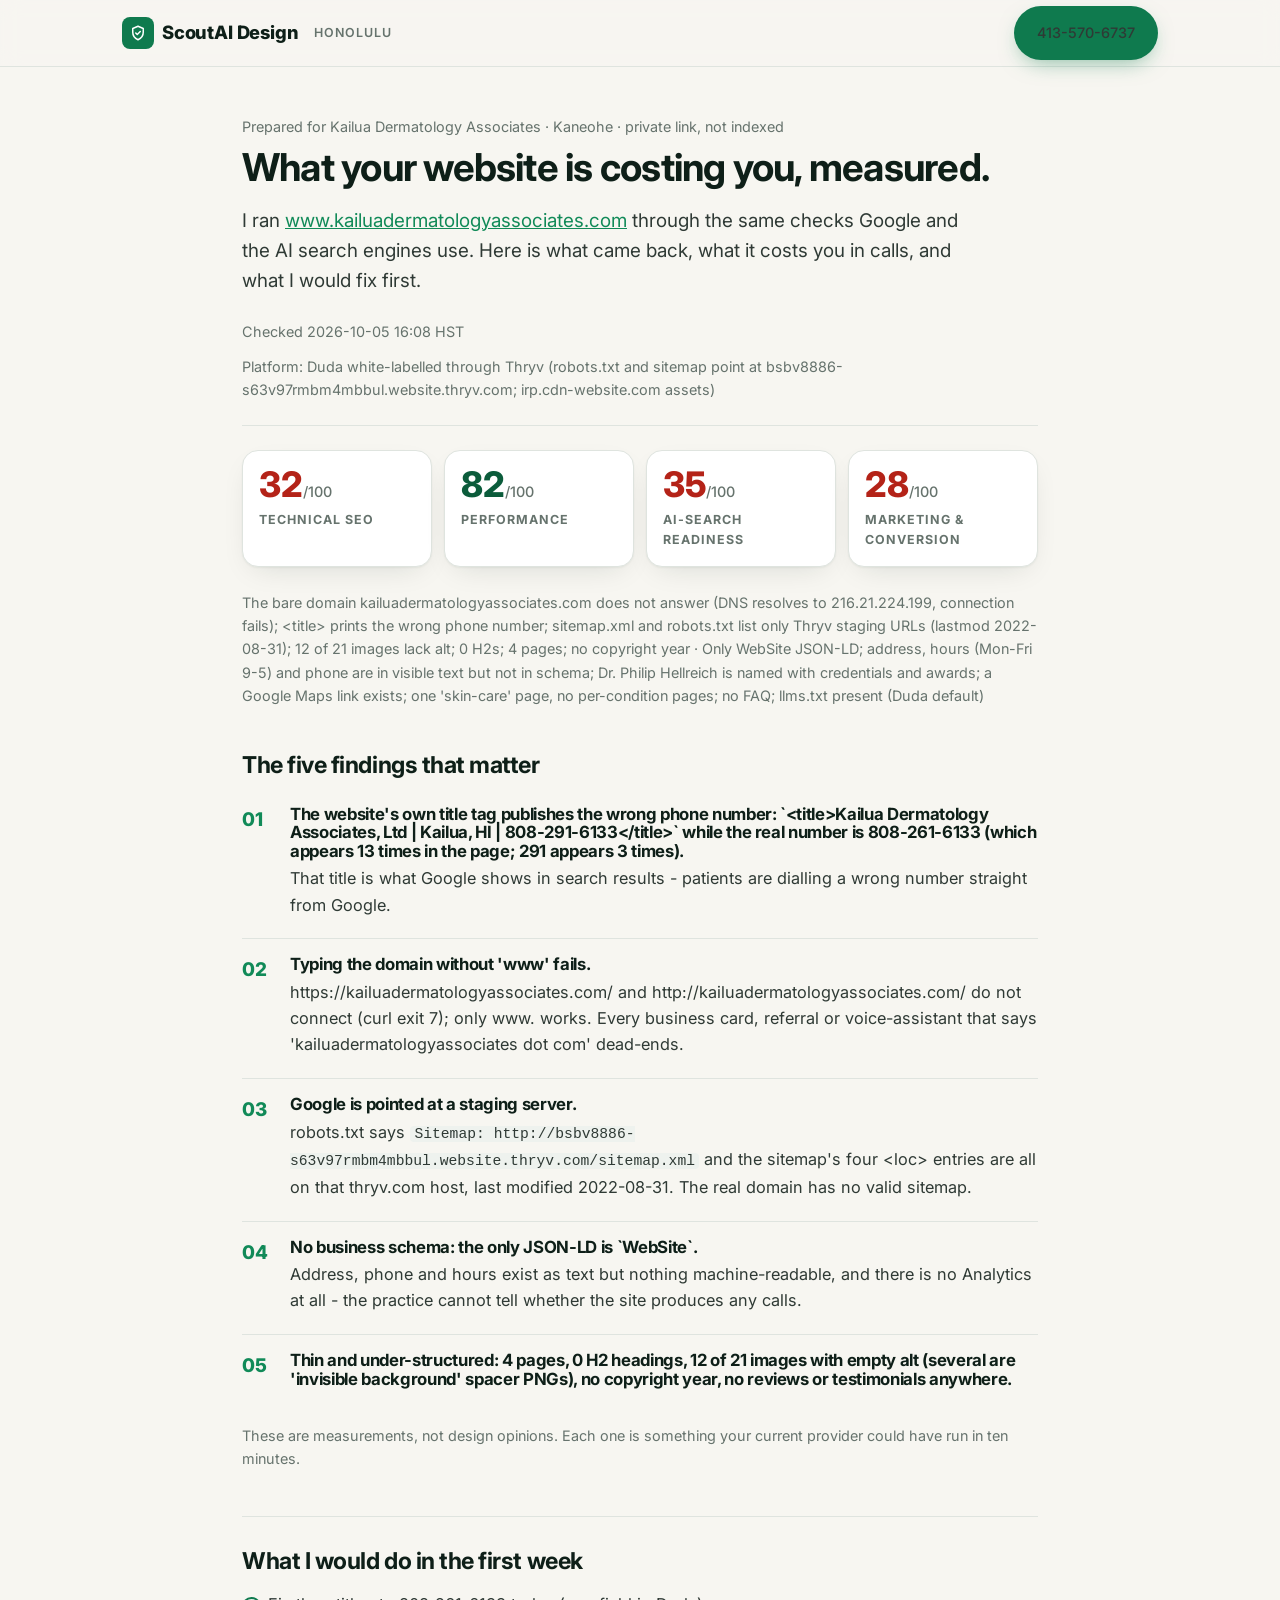
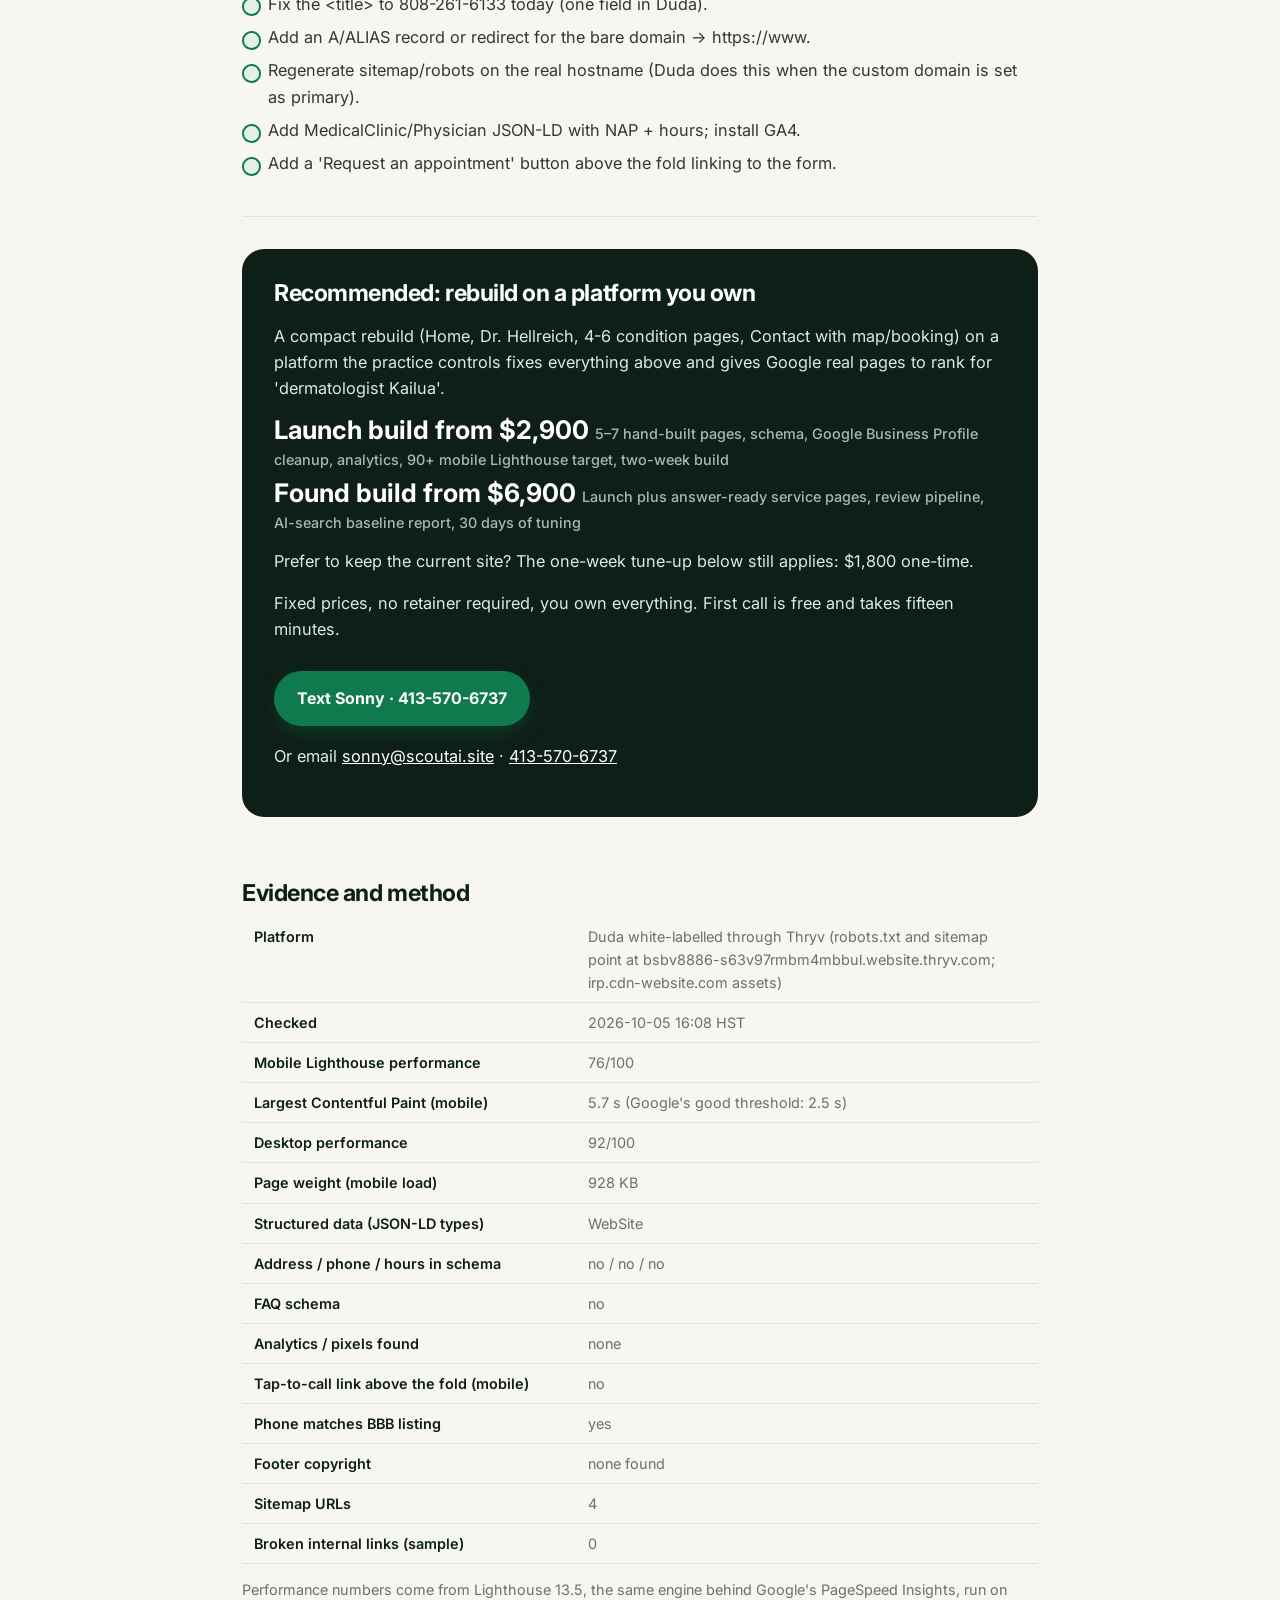
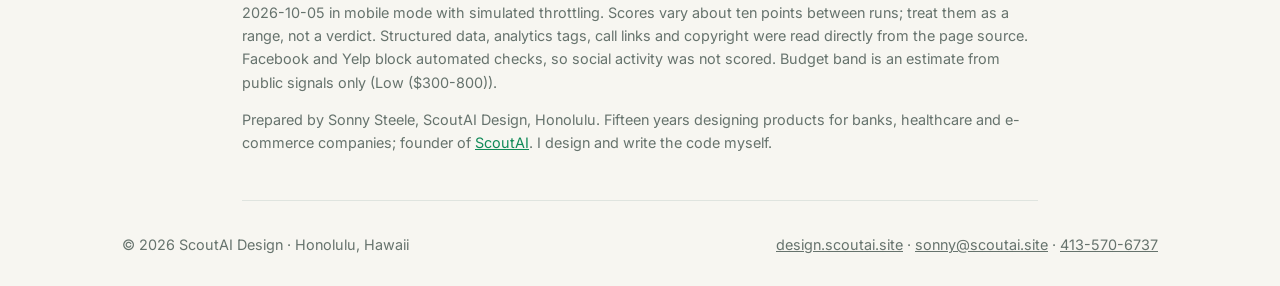
<file: audit/kailua-dermatology/index.html>
<!doctype html>
<html lang="en">
<head>
<meta charset="utf-8">
<meta name="viewport" content="width=device-width,initial-scale=1,viewport-fit=cover">
<meta name="robots" content="noindex,nofollow">
<title>Website teardown for Kailua Dermatology Associates — ScoutAI Design</title>
<meta name="description" content="A measured review of https://www.kailuadermatologyassociates.com/: speed, search, AI-search readiness and conversion, with fixes and prices.">
<link rel="preconnect" href="https://fonts.googleapis.com"><link rel="preconnect" href="https://fonts.gstatic.com" crossorigin>
<link href="https://fonts.googleapis.com/css2?family=Inter:wght@400;500;600;700;800&display=swap" rel="stylesheet">
<link rel="stylesheet" href="/assets/css/tokens.css">
<link rel="stylesheet" href="/assets/css/site.css">
<link rel="stylesheet" href="/assets/css/audit.css">
<link rel="icon" href="data:image/svg+xml,%3Csvg xmlns='http://www.w3.org/2000/svg' viewBox='0 0 32 32'%3E%3Crect width='32' height='32' rx='8' fill='%230f7a4e'/%3E%3Cpath d='M16 7l7 3v6c0 5-3.5 8-7 9-3.5-1-7-4-7-9v-6l7-3z' fill='none' stroke='%23fff' stroke-width='2' stroke-linejoin='round'/%3E%3C/svg%3E">
</head>
<body>
<header class="top"><div class="wrap">
  <a class="brand" href="/" aria-label="ScoutAI Design home"><span class="mark" aria-hidden="true"><svg viewBox="0 0 24 24" fill="none" stroke-width="2" stroke-linecap="round" stroke-linejoin="round"><path d="M12 3l7 3v5c0 5-3.5 8.5-7 10-3.5-1.5-7-5-7-10V6l7-3z"/><path d="M9 12l2 2 4-4"/></svg></span>ScoutAI Design <span class="sub">Honolulu</span></a>
  <nav class="nav" aria-label="Primary"><a class="btn btn--primary" href="tel:+14135706737">413-570-6737</a></nav>
</div></header>
<main class="report">
  <div class="report-head">
    <div class="for">Prepared for Kailua Dermatology Associates · Kaneohe · private link, not indexed</div>
    <h1>What your website is costing you, measured.</h1>
    <p class="lede">I ran <a href="https://www.kailuadermatologyassociates.com/" rel="noopener">www.kailuadermatologyassociates.com</a> through the same checks Google and the AI search engines use. Here is what came back, what it costs you in calls, and what I would fix first.</p>
    <div class="meta"><span>Checked 2026-10-05 16:08 HST</span><span>Platform: Duda white-labelled through Thryv (robots.txt and sitemap point at bsbv8886-s63v97rmbm4mbbul.website.thryv.com; irp.cdn-website.com assets)</span></div>
  </div>

  <div class="scores"><div class="score score--bad"><div class="n">32<small>/100</small></div><div class="l">Technical SEO</div></div><div class="score score--ok"><div class="n">82<small>/100</small></div><div class="l">Performance</div></div><div class="score score--bad"><div class="n">35<small>/100</small></div><div class="l">AI-search readiness</div></div><div class="score score--bad"><div class="n">28<small>/100</small></div><div class="l">Marketing &amp; conversion</div></div></div>
  <p class="note">The bare domain kailuadermatologyassociates.com does not answer (DNS resolves to 216.21.224.199, connection fails); &lt;title&gt; prints the wrong phone number; sitemap.xml and robots.txt list only Thryv staging URLs (lastmod 2022-08-31); 12 of 21 images lack alt; 0 H2s; 4 pages; no copyright year · Only WebSite JSON-LD; address, hours (Mon-Fri 9-5) and phone are in visible text but not in schema; Dr. Philip Hellreich is named with credentials and awards; a Google Maps link exists; one &#x27;skin-care&#x27; page, no per-condition pages; no FAQ; llms.txt present (Duda default)</p>

  <section>
    <h2>The five findings that matter</h2>
    <div class="issue"><div class="num">01</div><div><h3>The website&#x27;s own title tag publishes the wrong phone number: `&lt;title&gt;Kailua Dermatology Associates, Ltd | Kailua, HI | 808-291-6133&lt;/title&gt;` while the real number is 808-261-6133 (which appears 13 times in the page; 291 appears 3 times).</h3><p>That title is what Google shows in search results - patients are dialling a wrong number straight from Google.</p></div></div><div class="issue"><div class="num">02</div><div><h3>Typing the domain without &#x27;www&#x27; fails.</h3><p>https://kailuadermatologyassociates.com/ and http://kailuadermatologyassociates.com/ do not connect (curl exit 7); only www. works. Every business card, referral or voice-assistant that says &#x27;kailuadermatologyassociates dot com&#x27; dead-ends.</p></div></div><div class="issue"><div class="num">03</div><div><h3>Google is pointed at a staging server.</h3><p>robots.txt says <code>Sitemap: http://bsbv8886-s63v97rmbm4mbbul.website.thryv.com/sitemap.xml</code> and the sitemap&#x27;s four &lt;loc&gt; entries are all on that thryv.com host, last modified 2022-08-31. The real domain has no valid sitemap.</p></div></div><div class="issue"><div class="num">04</div><div><h3>No business schema: the only JSON-LD is `WebSite`.</h3><p>Address, phone and hours exist as text but nothing machine-readable, and there is no Analytics at all - the practice cannot tell whether the site produces any calls.</p></div></div><div class="issue"><div class="num">05</div><div><h3>Thin and under-structured: 4 pages, 0 H2 headings, 12 of 21 images with empty alt (several are &#x27;invisible background&#x27; spacer PNGs), no copyright year, no reviews or testimonials anywhere.</h3></div></div>
    <p class="note">These are measurements, not design opinions. Each one is something your current provider could have run in ten minutes.</p>
  </section>

  <section>
    <h2>What I would do in the first week</h2>
    <ul class="ticks"><li>Fix the &lt;title&gt; to 808-261-6133 today (one field in Duda).</li><li>Add an A/ALIAS record or redirect for the bare domain -&gt; https://www.</li><li>Regenerate sitemap/robots on the real hostname (Duda does this when the custom domain is set as primary).</li><li>Add MedicalClinic/Physician JSON-LD with NAP + hours; install GA4.</li><li>Add a &#x27;Request an appointment&#x27; button above the fold linking to the form.</li></ul>
  </section>

  <div class="offer">
    <h2>Recommended: rebuild on a platform you own</h2>
    <p>A compact rebuild (Home, Dr. Hellreich, 4-6 condition pages, Contact with map/booking) on a platform the practice controls fixes everything above and gives Google real pages to rank for &#x27;dermatologist Kailua&#x27;.</p><p class="price">Launch build from $2,900 <small>5–7 hand-built pages, schema, Google Business Profile cleanup, analytics, 90+ mobile Lighthouse target, two-week build</small></p><p class="price">Found build from $6,900 <small>Launch plus answer-ready service pages, review pipeline, AI-search baseline report, 30 days of tuning</small></p>
    <p>Prefer to keep the current site? The one-week tune-up below still applies: $1,800 one-time.</p>
    <p>Fixed prices, no retainer required, you own everything. First call is free and takes fifteen minutes.</p>
    <a class="btn btn--primary" href="sms:+14135706737?body=Hi%20Sonny%2C%20I%20read%20the%20Kailua%20Dermatology%20Associates%20report.">Text Sonny · 413-570-6737</a>
    <p>Or email <a href="mailto:sonny@scoutai.site">sonny@scoutai.site</a> · <a href="tel:+14135706737">413-570-6737</a></p>
  </div>

  <section class="method">
    <h2>Evidence and method</h2>
    <div style="overflow-x:auto"><table class="ev-table"><tr><th>Platform</th><td>Duda white-labelled through Thryv (robots.txt and sitemap point at bsbv8886-s63v97rmbm4mbbul.website.thryv.com; irp.cdn-website.com assets)</td></tr><tr><th>Checked</th><td>2026-10-05 16:08 HST</td></tr><tr><th>Mobile Lighthouse performance</th><td>76/100</td></tr><tr><th>Largest Contentful Paint (mobile)</th><td>5.7 s (Google&#x27;s good threshold: 2.5 s)</td></tr><tr><th>Desktop performance</th><td>92/100</td></tr><tr><th>Page weight (mobile load)</th><td>928 KB</td></tr><tr><th>Structured data (JSON-LD types)</th><td>WebSite</td></tr><tr><th>Address / phone / hours in schema</th><td>no / no / no</td></tr><tr><th>FAQ schema</th><td>no</td></tr><tr><th>Analytics / pixels found</th><td>none</td></tr><tr><th>Tap-to-call link above the fold (mobile)</th><td>no</td></tr><tr><th>Phone matches BBB listing</th><td>yes</td></tr><tr><th>Footer copyright</th><td>none found</td></tr><tr><th>Sitemap URLs</th><td>4</td></tr><tr><th>Broken internal links (sample)</th><td>0</td></tr></table></div>
    <p>Performance numbers come from Lighthouse 13.5, the same engine behind Google&#x27;s PageSpeed Insights, run on 2026-10-05 in mobile mode with simulated throttling. Scores vary about ten points between runs; treat them as a range, not a verdict. Structured data, analytics tags, call links and copyright were read directly from the page source. Facebook and Yelp block automated checks, so social activity was not scored. Budget band is an estimate from public signals only (Low ($300-800)).</p>
    <p>Prepared by Sonny Steele, ScoutAI Design, Honolulu. Fifteen years designing products for banks, healthcare and e-commerce companies; founder of <a href="https://scoutai.site/" rel="noopener">ScoutAI</a>. I design and write the code myself.</p>
  </section>
</main>
<footer><div class="wrap"><span>© 2026 ScoutAI Design · Honolulu, Hawaii</span><span><a href="/">design.scoutai.site</a> · <a href="mailto:sonny@scoutai.site">sonny@scoutai.site</a> · <a href="tel:+14135706737">413-570-6737</a></span></div></footer>
</body>
</html>
</file>
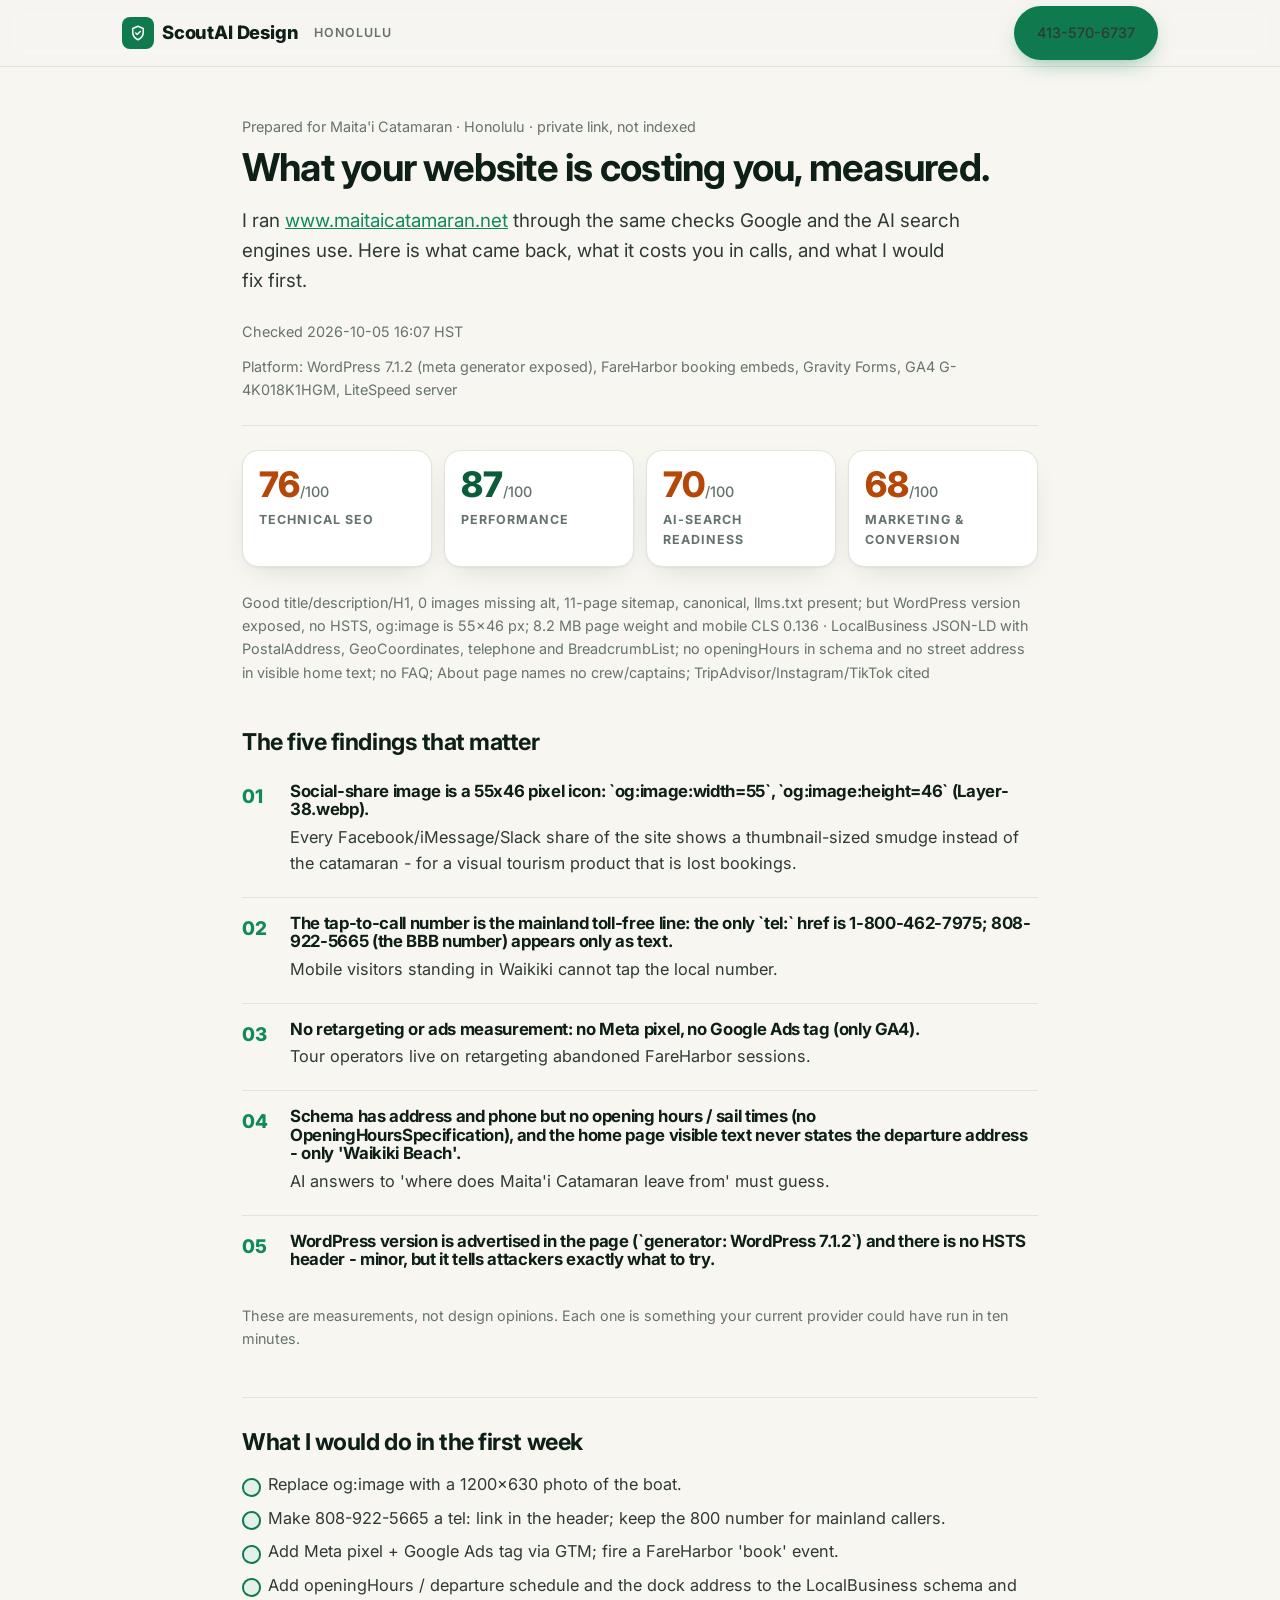
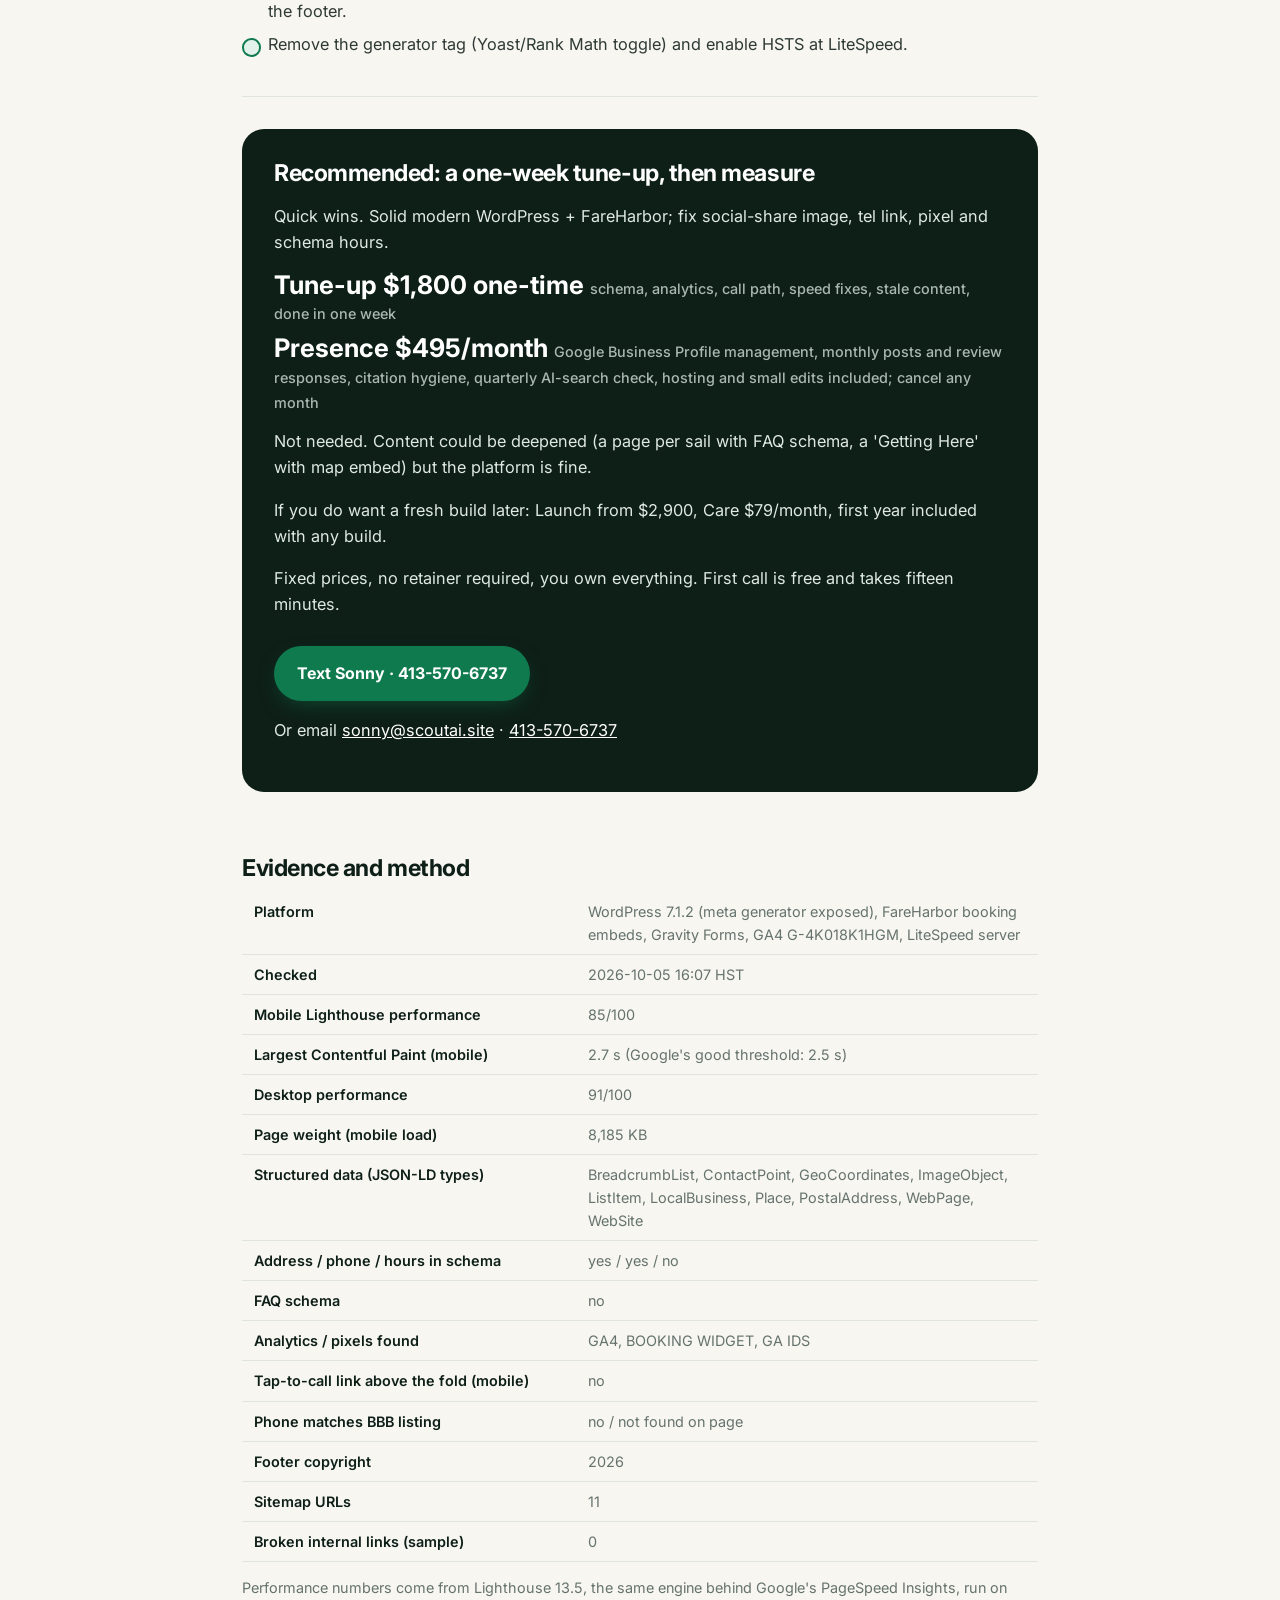
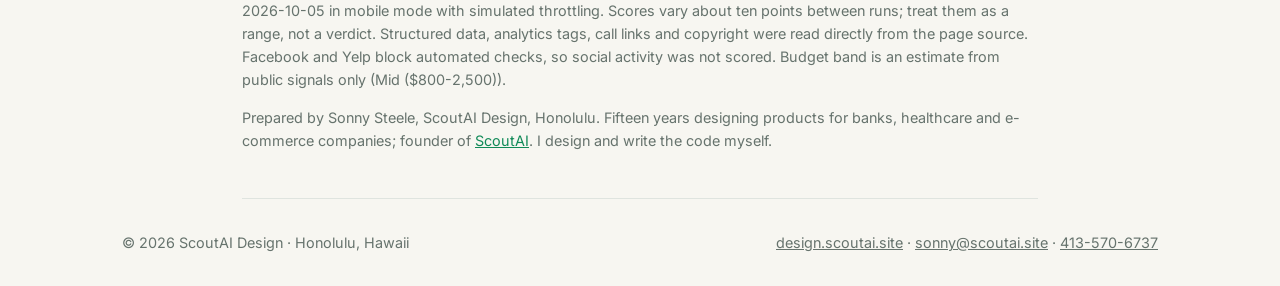
<file: audit/maitai-catamaran/index.html>
<!doctype html>
<html lang="en">
<head>
<meta charset="utf-8">
<meta name="viewport" content="width=device-width,initial-scale=1,viewport-fit=cover">
<meta name="robots" content="noindex,nofollow">
<title>Website teardown for Maita&#x27;i Catamaran — ScoutAI Design</title>
<meta name="description" content="A measured review of https://www.maitaicatamaran.net/: speed, search, AI-search readiness and conversion, with fixes and prices.">
<link rel="preconnect" href="https://fonts.googleapis.com"><link rel="preconnect" href="https://fonts.gstatic.com" crossorigin>
<link href="https://fonts.googleapis.com/css2?family=Inter:wght@400;500;600;700;800&display=swap" rel="stylesheet">
<link rel="stylesheet" href="/assets/css/tokens.css">
<link rel="stylesheet" href="/assets/css/site.css">
<link rel="stylesheet" href="/assets/css/audit.css">
<link rel="icon" href="data:image/svg+xml,%3Csvg xmlns='http://www.w3.org/2000/svg' viewBox='0 0 32 32'%3E%3Crect width='32' height='32' rx='8' fill='%230f7a4e'/%3E%3Cpath d='M16 7l7 3v6c0 5-3.5 8-7 9-3.5-1-7-4-7-9v-6l7-3z' fill='none' stroke='%23fff' stroke-width='2' stroke-linejoin='round'/%3E%3C/svg%3E">
</head>
<body>
<header class="top"><div class="wrap">
  <a class="brand" href="/" aria-label="ScoutAI Design home"><span class="mark" aria-hidden="true"><svg viewBox="0 0 24 24" fill="none" stroke-width="2" stroke-linecap="round" stroke-linejoin="round"><path d="M12 3l7 3v5c0 5-3.5 8.5-7 10-3.5-1.5-7-5-7-10V6l7-3z"/><path d="M9 12l2 2 4-4"/></svg></span>ScoutAI Design <span class="sub">Honolulu</span></a>
  <nav class="nav" aria-label="Primary"><a class="btn btn--primary" href="tel:+14135706737">413-570-6737</a></nav>
</div></header>
<main class="report">
  <div class="report-head">
    <div class="for">Prepared for Maita&#x27;i Catamaran · Honolulu · private link, not indexed</div>
    <h1>What your website is costing you, measured.</h1>
    <p class="lede">I ran <a href="https://www.maitaicatamaran.net/" rel="noopener">www.maitaicatamaran.net</a> through the same checks Google and the AI search engines use. Here is what came back, what it costs you in calls, and what I would fix first.</p>
    <div class="meta"><span>Checked 2026-10-05 16:07 HST</span><span>Platform: WordPress 7.1.2 (meta generator exposed), FareHarbor booking embeds, Gravity Forms, GA4 G-4K018K1HGM, LiteSpeed server</span></div>
  </div>

  <div class="scores"><div class="score score--warn"><div class="n">76<small>/100</small></div><div class="l">Technical SEO</div></div><div class="score score--ok"><div class="n">87<small>/100</small></div><div class="l">Performance</div></div><div class="score score--warn"><div class="n">70<small>/100</small></div><div class="l">AI-search readiness</div></div><div class="score score--warn"><div class="n">68<small>/100</small></div><div class="l">Marketing &amp; conversion</div></div></div>
  <p class="note">Good title/description/H1, 0 images missing alt, 11-page sitemap, canonical, llms.txt present; but WordPress version exposed, no HSTS, og:image is 55x46 px; 8.2 MB page weight and mobile CLS 0.136 · LocalBusiness JSON-LD with PostalAddress, GeoCoordinates, telephone and BreadcrumbList; no openingHours in schema and no street address in visible home text; no FAQ; About page names no crew/captains; TripAdvisor/Instagram/TikTok cited</p>

  <section>
    <h2>The five findings that matter</h2>
    <div class="issue"><div class="num">01</div><div><h3>Social-share image is a 55x46 pixel icon: `og:image:width=55`, `og:image:height=46` (Layer-38.webp).</h3><p>Every Facebook/iMessage/Slack share of the site shows a thumbnail-sized smudge instead of the catamaran - for a visual tourism product that is lost bookings.</p></div></div><div class="issue"><div class="num">02</div><div><h3>The tap-to-call number is the mainland toll-free line: the only `tel:` href is 1-800-462-7975; 808-922-5665 (the BBB number) appears only as text.</h3><p>Mobile visitors standing in Waikiki cannot tap the local number.</p></div></div><div class="issue"><div class="num">03</div><div><h3>No retargeting or ads measurement: no Meta pixel, no Google Ads tag (only GA4).</h3><p>Tour operators live on retargeting abandoned FareHarbor sessions.</p></div></div><div class="issue"><div class="num">04</div><div><h3>Schema has address and phone but no opening hours / sail times (no OpeningHoursSpecification), and the home page visible text never states the departure address - only &#x27;Waikiki Beach&#x27;.</h3><p>AI answers to &#x27;where does Maita&#x27;i Catamaran leave from&#x27; must guess.</p></div></div><div class="issue"><div class="num">05</div><div><h3>WordPress version is advertised in the page (`generator: WordPress 7.1.2`) and there is no HSTS header - minor, but it tells attackers exactly what to try.</h3></div></div>
    <p class="note">These are measurements, not design opinions. Each one is something your current provider could have run in ten minutes.</p>
  </section>

  <section>
    <h2>What I would do in the first week</h2>
    <ul class="ticks"><li>Replace og:image with a 1200x630 photo of the boat.</li><li>Make 808-922-5665 a tel: link in the header; keep the 800 number for mainland callers.</li><li>Add Meta pixel + Google Ads tag via GTM; fire a FareHarbor &#x27;book&#x27; event.</li><li>Add openingHours / departure schedule and the dock address to the LocalBusiness schema and the footer.</li><li>Remove the generator tag (Yoast/Rank Math toggle) and enable HSTS at LiteSpeed.</li></ul>
  </section>

  <div class="offer">
    <h2>Recommended: a one-week tune-up, then measure</h2>
    <p>Quick wins. Solid modern WordPress + FareHarbor; fix social-share image, tel link, pixel and schema hours.</p><p class="price">Tune-up $1,800 one-time <small>schema, analytics, call path, speed fixes, stale content, done in one week</small></p><p class="price">Presence $495/month <small>Google Business Profile management, monthly posts and review responses, citation hygiene, quarterly AI-search check, hosting and small edits included; cancel any month</small></p>
    <p>Not needed. Content could be deepened (a page per sail with FAQ schema, a &#x27;Getting Here&#x27; with map embed) but the platform is fine.</p><p>If you do want a fresh build later: Launch from $2,900, Care $79/month, first year included with any build.</p>
    <p>Fixed prices, no retainer required, you own everything. First call is free and takes fifteen minutes.</p>
    <a class="btn btn--primary" href="sms:+14135706737?body=Hi%20Sonny%2C%20I%20read%20the%20Maita&#x27;i%20Catamaran%20report.">Text Sonny · 413-570-6737</a>
    <p>Or email <a href="mailto:sonny@scoutai.site">sonny@scoutai.site</a> · <a href="tel:+14135706737">413-570-6737</a></p>
  </div>

  <section class="method">
    <h2>Evidence and method</h2>
    <div style="overflow-x:auto"><table class="ev-table"><tr><th>Platform</th><td>WordPress 7.1.2 (meta generator exposed), FareHarbor booking embeds, Gravity Forms, GA4 G-4K018K1HGM, LiteSpeed server</td></tr><tr><th>Checked</th><td>2026-10-05 16:07 HST</td></tr><tr><th>Mobile Lighthouse performance</th><td>85/100</td></tr><tr><th>Largest Contentful Paint (mobile)</th><td>2.7 s (Google&#x27;s good threshold: 2.5 s)</td></tr><tr><th>Desktop performance</th><td>91/100</td></tr><tr><th>Page weight (mobile load)</th><td>8,185 KB</td></tr><tr><th>Structured data (JSON-LD types)</th><td>BreadcrumbList, ContactPoint, GeoCoordinates, ImageObject, ListItem, LocalBusiness, Place, PostalAddress, WebPage, WebSite</td></tr><tr><th>Address / phone / hours in schema</th><td>yes / yes / no</td></tr><tr><th>FAQ schema</th><td>no</td></tr><tr><th>Analytics / pixels found</th><td>GA4, BOOKING WIDGET, GA IDS</td></tr><tr><th>Tap-to-call link above the fold (mobile)</th><td>no</td></tr><tr><th>Phone matches BBB listing</th><td>no / not found on page</td></tr><tr><th>Footer copyright</th><td>2026</td></tr><tr><th>Sitemap URLs</th><td>11</td></tr><tr><th>Broken internal links (sample)</th><td>0</td></tr></table></div>
    <p>Performance numbers come from Lighthouse 13.5, the same engine behind Google&#x27;s PageSpeed Insights, run on 2026-10-05 in mobile mode with simulated throttling. Scores vary about ten points between runs; treat them as a range, not a verdict. Structured data, analytics tags, call links and copyright were read directly from the page source. Facebook and Yelp block automated checks, so social activity was not scored. Budget band is an estimate from public signals only (Mid ($800-2,500)).</p>
    <p>Prepared by Sonny Steele, ScoutAI Design, Honolulu. Fifteen years designing products for banks, healthcare and e-commerce companies; founder of <a href="https://scoutai.site/" rel="noopener">ScoutAI</a>. I design and write the code myself.</p>
  </section>
</main>
<footer><div class="wrap"><span>© 2026 ScoutAI Design · Honolulu, Hawaii</span><span><a href="/">design.scoutai.site</a> · <a href="mailto:sonny@scoutai.site">sonny@scoutai.site</a> · <a href="tel:+14135706737">413-570-6737</a></span></div></footer>
</body>
</html>
</file>
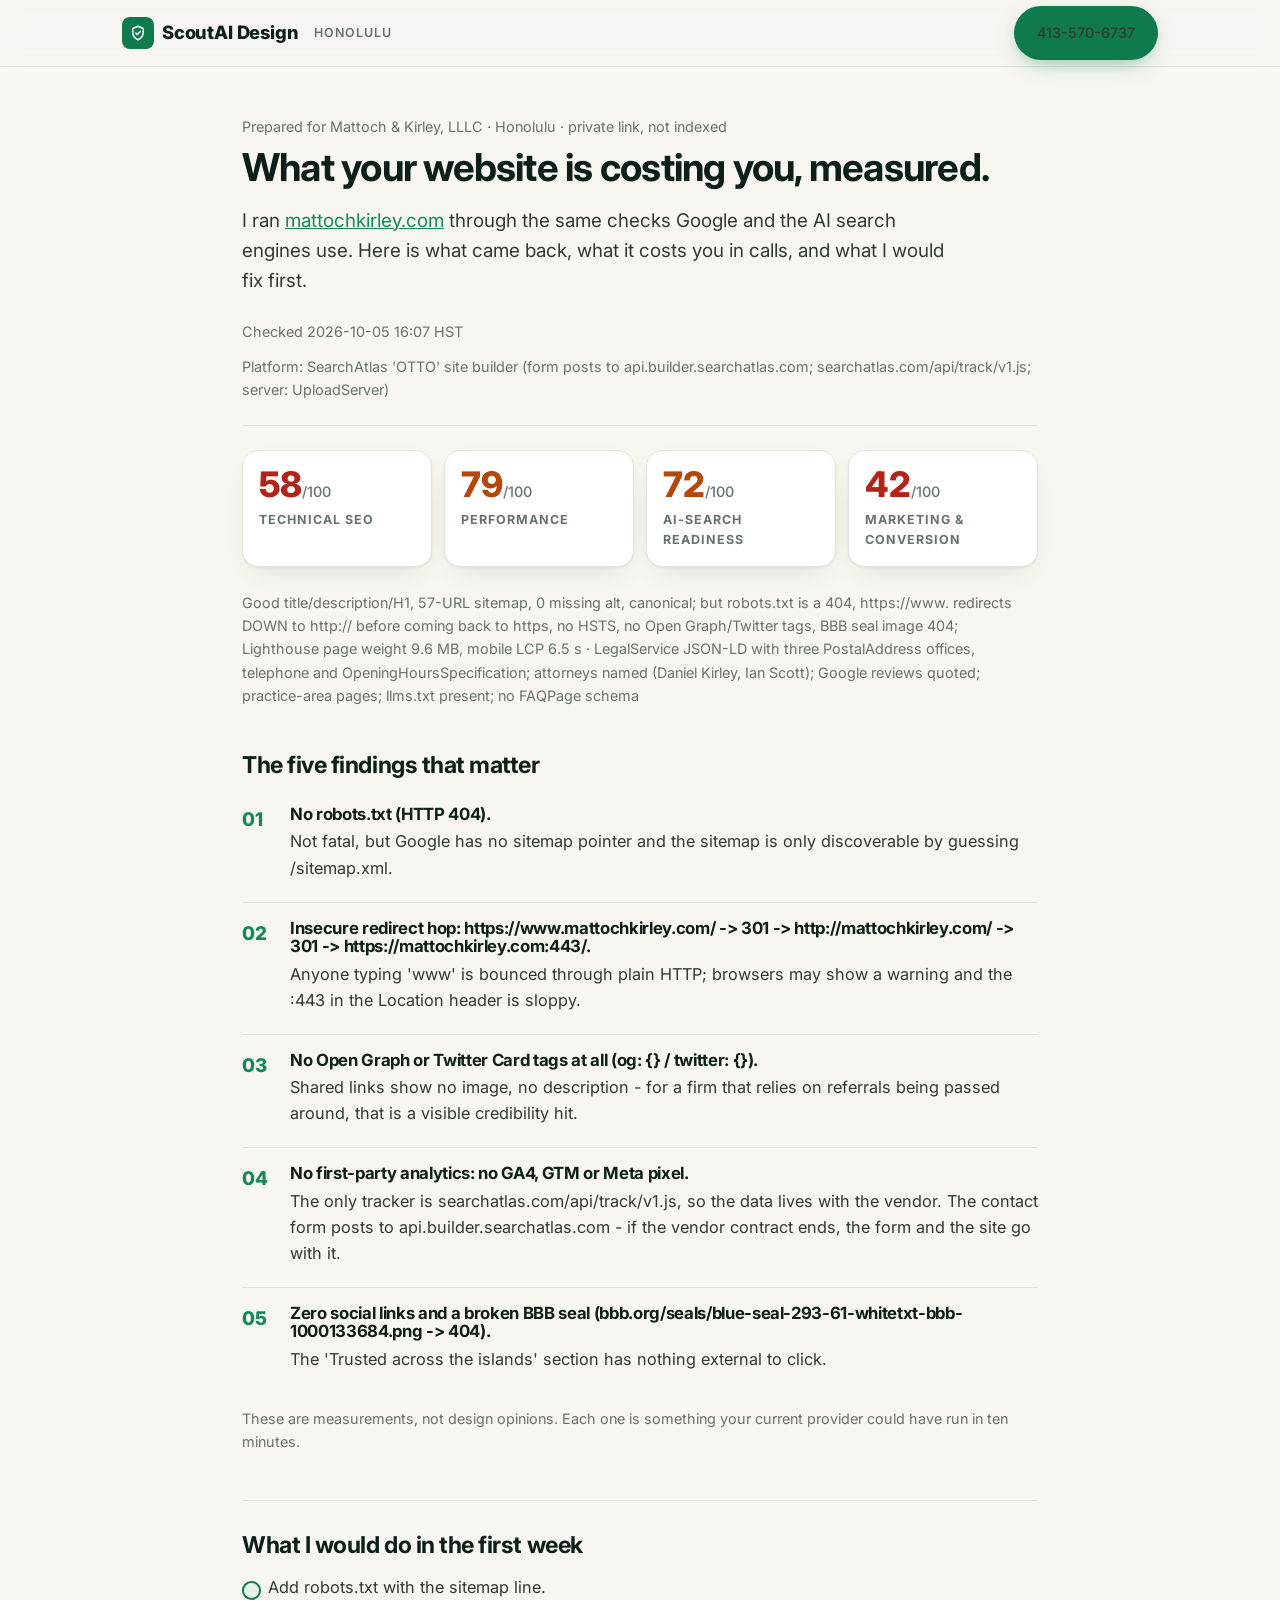
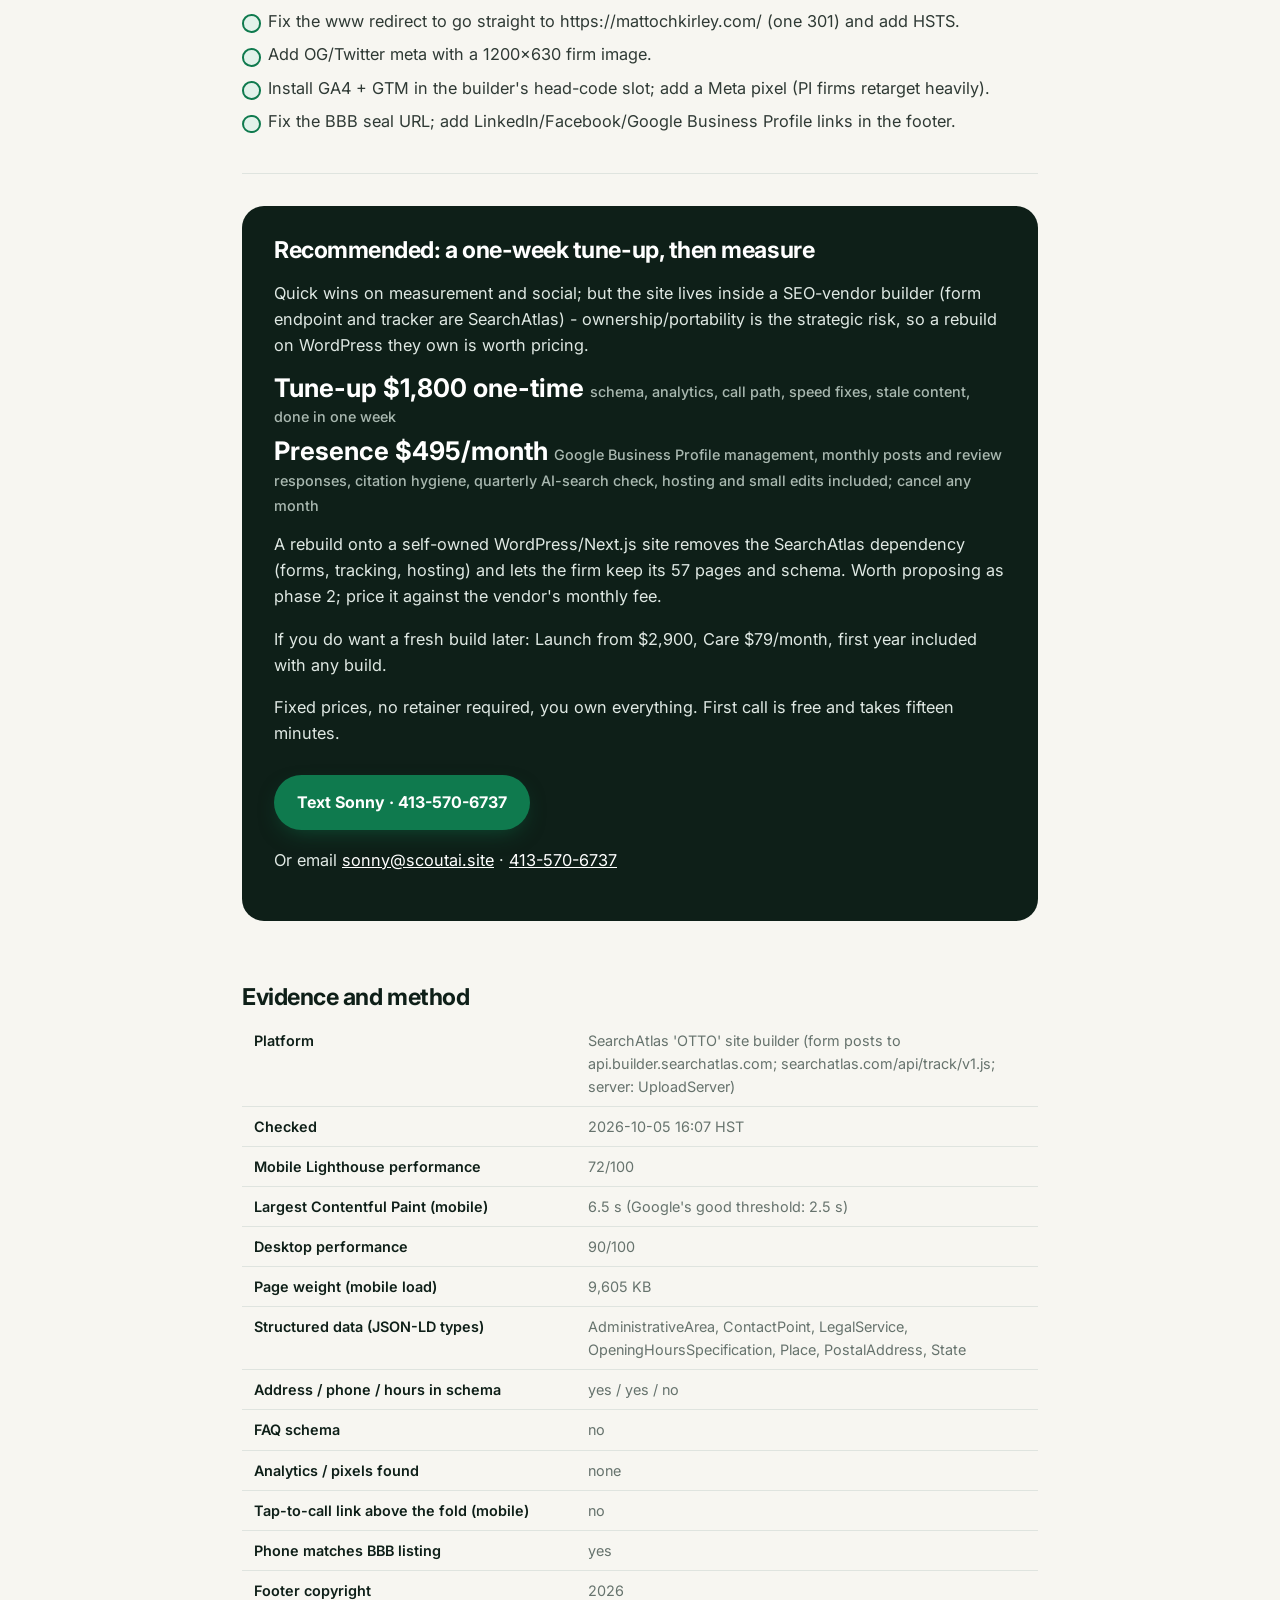
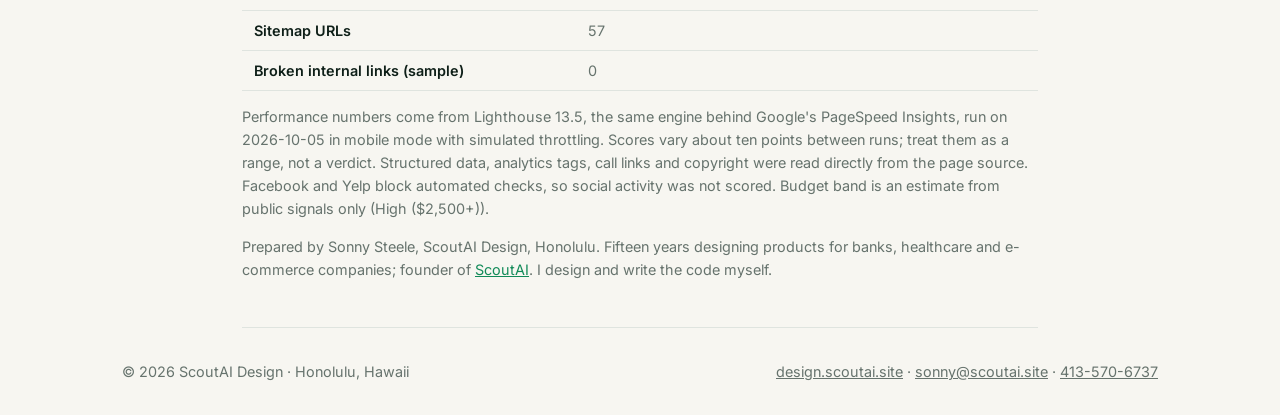
<file: audit/mattoch-kirley/index.html>
<!doctype html>
<html lang="en">
<head>
<meta charset="utf-8">
<meta name="viewport" content="width=device-width,initial-scale=1,viewport-fit=cover">
<meta name="robots" content="noindex,nofollow">
<title>Website teardown for Mattoch &amp; Kirley, LLLC — ScoutAI Design</title>
<meta name="description" content="A measured review of https://mattochkirley.com/: speed, search, AI-search readiness and conversion, with fixes and prices.">
<link rel="preconnect" href="https://fonts.googleapis.com"><link rel="preconnect" href="https://fonts.gstatic.com" crossorigin>
<link href="https://fonts.googleapis.com/css2?family=Inter:wght@400;500;600;700;800&display=swap" rel="stylesheet">
<link rel="stylesheet" href="/assets/css/tokens.css">
<link rel="stylesheet" href="/assets/css/site.css">
<link rel="stylesheet" href="/assets/css/audit.css">
<link rel="icon" href="data:image/svg+xml,%3Csvg xmlns='http://www.w3.org/2000/svg' viewBox='0 0 32 32'%3E%3Crect width='32' height='32' rx='8' fill='%230f7a4e'/%3E%3Cpath d='M16 7l7 3v6c0 5-3.5 8-7 9-3.5-1-7-4-7-9v-6l7-3z' fill='none' stroke='%23fff' stroke-width='2' stroke-linejoin='round'/%3E%3C/svg%3E">
</head>
<body>
<header class="top"><div class="wrap">
  <a class="brand" href="/" aria-label="ScoutAI Design home"><span class="mark" aria-hidden="true"><svg viewBox="0 0 24 24" fill="none" stroke-width="2" stroke-linecap="round" stroke-linejoin="round"><path d="M12 3l7 3v5c0 5-3.5 8.5-7 10-3.5-1.5-7-5-7-10V6l7-3z"/><path d="M9 12l2 2 4-4"/></svg></span>ScoutAI Design <span class="sub">Honolulu</span></a>
  <nav class="nav" aria-label="Primary"><a class="btn btn--primary" href="tel:+14135706737">413-570-6737</a></nav>
</div></header>
<main class="report">
  <div class="report-head">
    <div class="for">Prepared for Mattoch &amp; Kirley, LLLC · Honolulu · private link, not indexed</div>
    <h1>What your website is costing you, measured.</h1>
    <p class="lede">I ran <a href="https://mattochkirley.com/" rel="noopener">mattochkirley.com</a> through the same checks Google and the AI search engines use. Here is what came back, what it costs you in calls, and what I would fix first.</p>
    <div class="meta"><span>Checked 2026-10-05 16:07 HST</span><span>Platform: SearchAtlas &#x27;OTTO&#x27; site builder (form posts to api.builder.searchatlas.com; searchatlas.com/api/track/v1.js; server: UploadServer)</span></div>
  </div>

  <div class="scores"><div class="score score--bad"><div class="n">58<small>/100</small></div><div class="l">Technical SEO</div></div><div class="score score--warn"><div class="n">79<small>/100</small></div><div class="l">Performance</div></div><div class="score score--warn"><div class="n">72<small>/100</small></div><div class="l">AI-search readiness</div></div><div class="score score--bad"><div class="n">42<small>/100</small></div><div class="l">Marketing &amp; conversion</div></div></div>
  <p class="note">Good title/description/H1, 57-URL sitemap, 0 missing alt, canonical; but robots.txt is a 404, https://www. redirects DOWN to http:// before coming back to https, no HSTS, no Open Graph/Twitter tags, BBB seal image 404; Lighthouse page weight 9.6 MB, mobile LCP 6.5 s · LegalService JSON-LD with three PostalAddress offices, telephone and OpeningHoursSpecification; attorneys named (Daniel Kirley, Ian Scott); Google reviews quoted; practice-area pages; llms.txt present; no FAQPage schema</p>

  <section>
    <h2>The five findings that matter</h2>
    <div class="issue"><div class="num">01</div><div><h3>No robots.txt (HTTP 404).</h3><p>Not fatal, but Google has no sitemap pointer and the sitemap is only discoverable by guessing /sitemap.xml.</p></div></div><div class="issue"><div class="num">02</div><div><h3>Insecure redirect hop: https://www.mattochkirley.com/ -&gt; 301 -&gt; http://mattochkirley.com/ -&gt; 301 -&gt; https://mattochkirley.com:443/.</h3><p>Anyone typing &#x27;www&#x27; is bounced through plain HTTP; browsers may show a warning and the :443 in the Location header is sloppy.</p></div></div><div class="issue"><div class="num">03</div><div><h3>No Open Graph or Twitter Card tags at all (og: {} / twitter: {}).</h3><p>Shared links show no image, no description - for a firm that relies on referrals being passed around, that is a visible credibility hit.</p></div></div><div class="issue"><div class="num">04</div><div><h3>No first-party analytics: no GA4, GTM or Meta pixel.</h3><p>The only tracker is searchatlas.com/api/track/v1.js, so the data lives with the vendor. The contact form posts to api.builder.searchatlas.com - if the vendor contract ends, the form and the site go with it.</p></div></div><div class="issue"><div class="num">05</div><div><h3>Zero social links and a broken BBB seal (bbb.org/seals/blue-seal-293-61-whitetxt-bbb-1000133684.png -&gt; 404).</h3><p>The &#x27;Trusted across the islands&#x27; section has nothing external to click.</p></div></div>
    <p class="note">These are measurements, not design opinions. Each one is something your current provider could have run in ten minutes.</p>
  </section>

  <section>
    <h2>What I would do in the first week</h2>
    <ul class="ticks"><li>Add robots.txt with the sitemap line.</li><li>Fix the www redirect to go straight to https://mattochkirley.com/ (one 301) and add HSTS.</li><li>Add OG/Twitter meta with a 1200x630 firm image.</li><li>Install GA4 + GTM in the builder&#x27;s head-code slot; add a Meta pixel (PI firms retarget heavily).</li><li>Fix the BBB seal URL; add LinkedIn/Facebook/Google Business Profile links in the footer.</li></ul>
  </section>

  <div class="offer">
    <h2>Recommended: a one-week tune-up, then measure</h2>
    <p>Quick wins on measurement and social; but the site lives inside a SEO-vendor builder (form endpoint and tracker are SearchAtlas) - ownership/portability is the strategic risk, so a rebuild on WordPress they own is worth pricing.</p><p class="price">Tune-up $1,800 one-time <small>schema, analytics, call path, speed fixes, stale content, done in one week</small></p><p class="price">Presence $495/month <small>Google Business Profile management, monthly posts and review responses, citation hygiene, quarterly AI-search check, hosting and small edits included; cancel any month</small></p>
    <p>A rebuild onto a self-owned WordPress/Next.js site removes the SearchAtlas dependency (forms, tracking, hosting) and lets the firm keep its 57 pages and schema. Worth proposing as phase 2; price it against the vendor&#x27;s monthly fee.</p><p>If you do want a fresh build later: Launch from $2,900, Care $79/month, first year included with any build.</p>
    <p>Fixed prices, no retainer required, you own everything. First call is free and takes fifteen minutes.</p>
    <a class="btn btn--primary" href="sms:+14135706737?body=Hi%20Sonny%2C%20I%20read%20the%20Mattoch%20&amp;%20Kirley,%20LLLC%20report.">Text Sonny · 413-570-6737</a>
    <p>Or email <a href="mailto:sonny@scoutai.site">sonny@scoutai.site</a> · <a href="tel:+14135706737">413-570-6737</a></p>
  </div>

  <section class="method">
    <h2>Evidence and method</h2>
    <div style="overflow-x:auto"><table class="ev-table"><tr><th>Platform</th><td>SearchAtlas &#x27;OTTO&#x27; site builder (form posts to api.builder.searchatlas.com; searchatlas.com/api/track/v1.js; server: UploadServer)</td></tr><tr><th>Checked</th><td>2026-10-05 16:07 HST</td></tr><tr><th>Mobile Lighthouse performance</th><td>72/100</td></tr><tr><th>Largest Contentful Paint (mobile)</th><td>6.5 s (Google&#x27;s good threshold: 2.5 s)</td></tr><tr><th>Desktop performance</th><td>90/100</td></tr><tr><th>Page weight (mobile load)</th><td>9,605 KB</td></tr><tr><th>Structured data (JSON-LD types)</th><td>AdministrativeArea, ContactPoint, LegalService, OpeningHoursSpecification, Place, PostalAddress, State</td></tr><tr><th>Address / phone / hours in schema</th><td>yes / yes / no</td></tr><tr><th>FAQ schema</th><td>no</td></tr><tr><th>Analytics / pixels found</th><td>none</td></tr><tr><th>Tap-to-call link above the fold (mobile)</th><td>no</td></tr><tr><th>Phone matches BBB listing</th><td>yes</td></tr><tr><th>Footer copyright</th><td>2026</td></tr><tr><th>Sitemap URLs</th><td>57</td></tr><tr><th>Broken internal links (sample)</th><td>0</td></tr></table></div>
    <p>Performance numbers come from Lighthouse 13.5, the same engine behind Google&#x27;s PageSpeed Insights, run on 2026-10-05 in mobile mode with simulated throttling. Scores vary about ten points between runs; treat them as a range, not a verdict. Structured data, analytics tags, call links and copyright were read directly from the page source. Facebook and Yelp block automated checks, so social activity was not scored. Budget band is an estimate from public signals only (High ($2,500+)).</p>
    <p>Prepared by Sonny Steele, ScoutAI Design, Honolulu. Fifteen years designing products for banks, healthcare and e-commerce companies; founder of <a href="https://scoutai.site/" rel="noopener">ScoutAI</a>. I design and write the code myself.</p>
  </section>
</main>
<footer><div class="wrap"><span>© 2026 ScoutAI Design · Honolulu, Hawaii</span><span><a href="/">design.scoutai.site</a> · <a href="mailto:sonny@scoutai.site">sonny@scoutai.site</a> · <a href="tel:+14135706737">413-570-6737</a></span></div></footer>
</body>
</html>
</file>
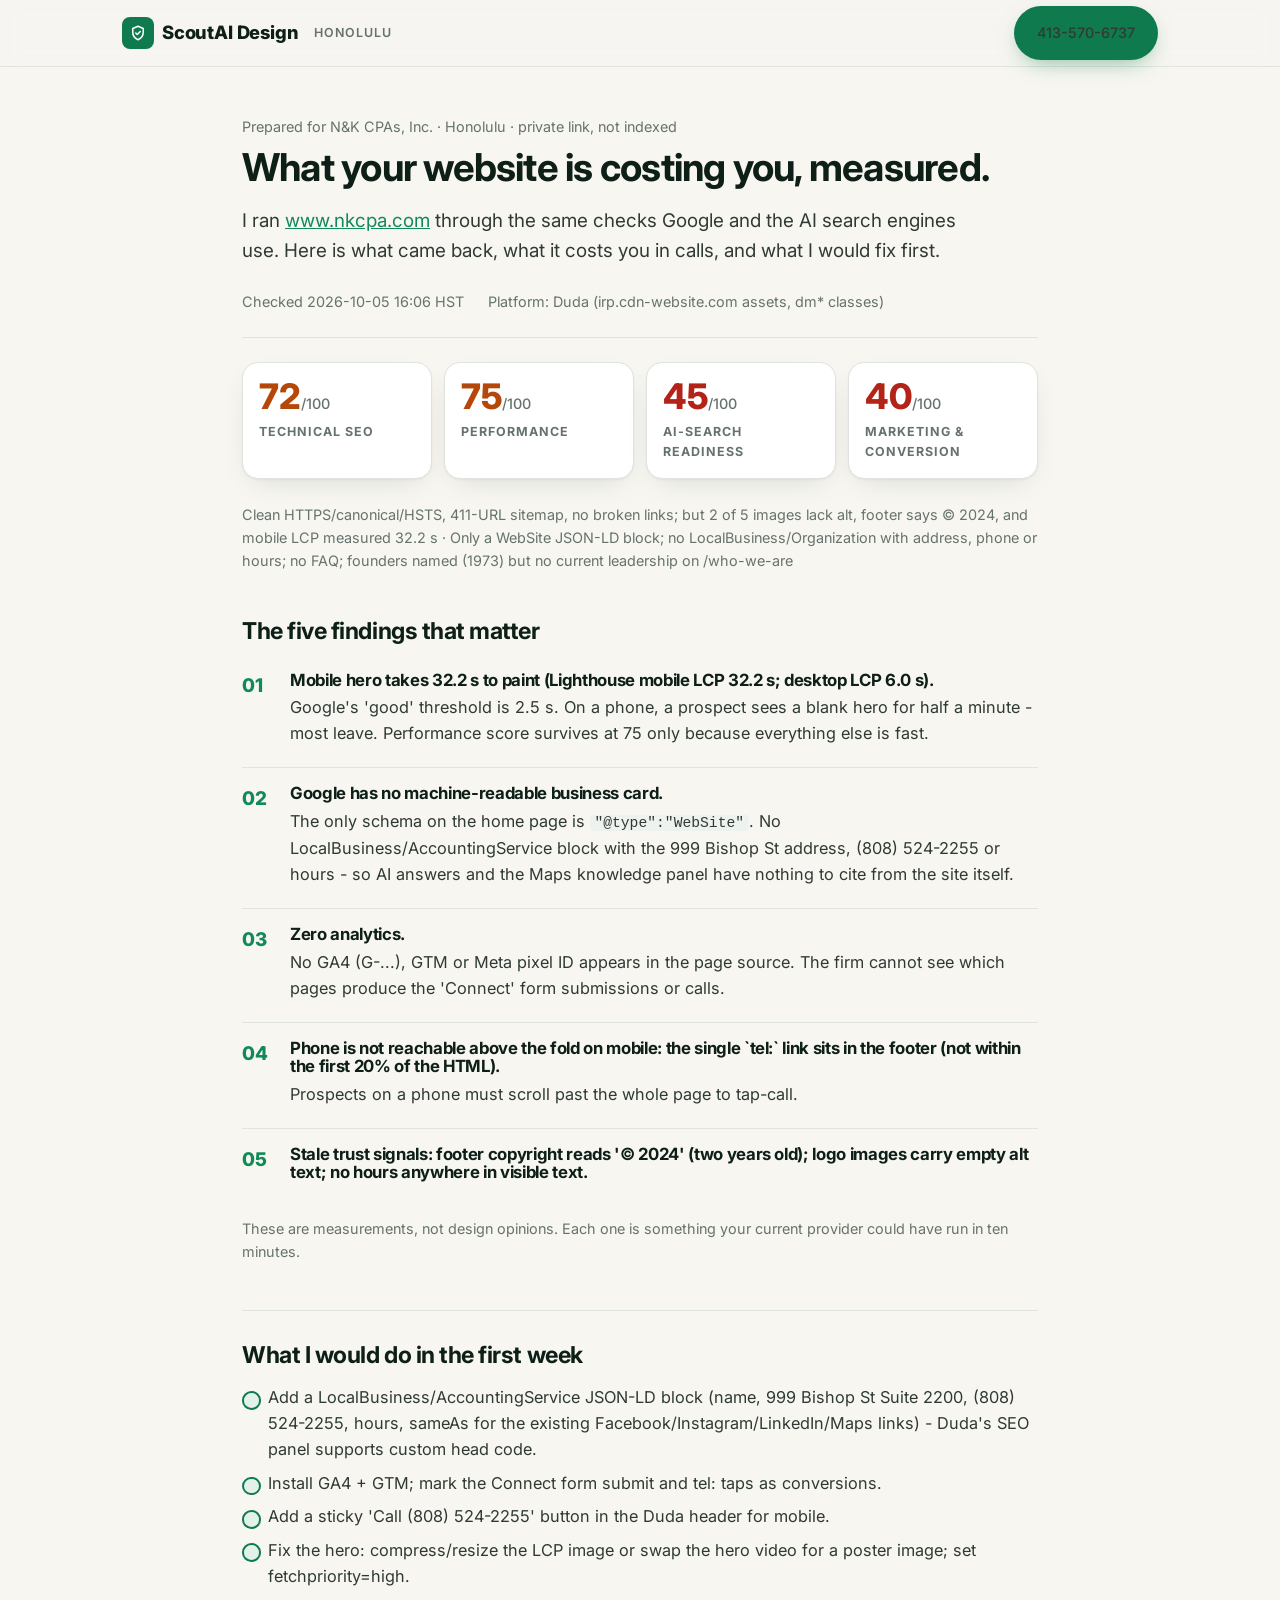
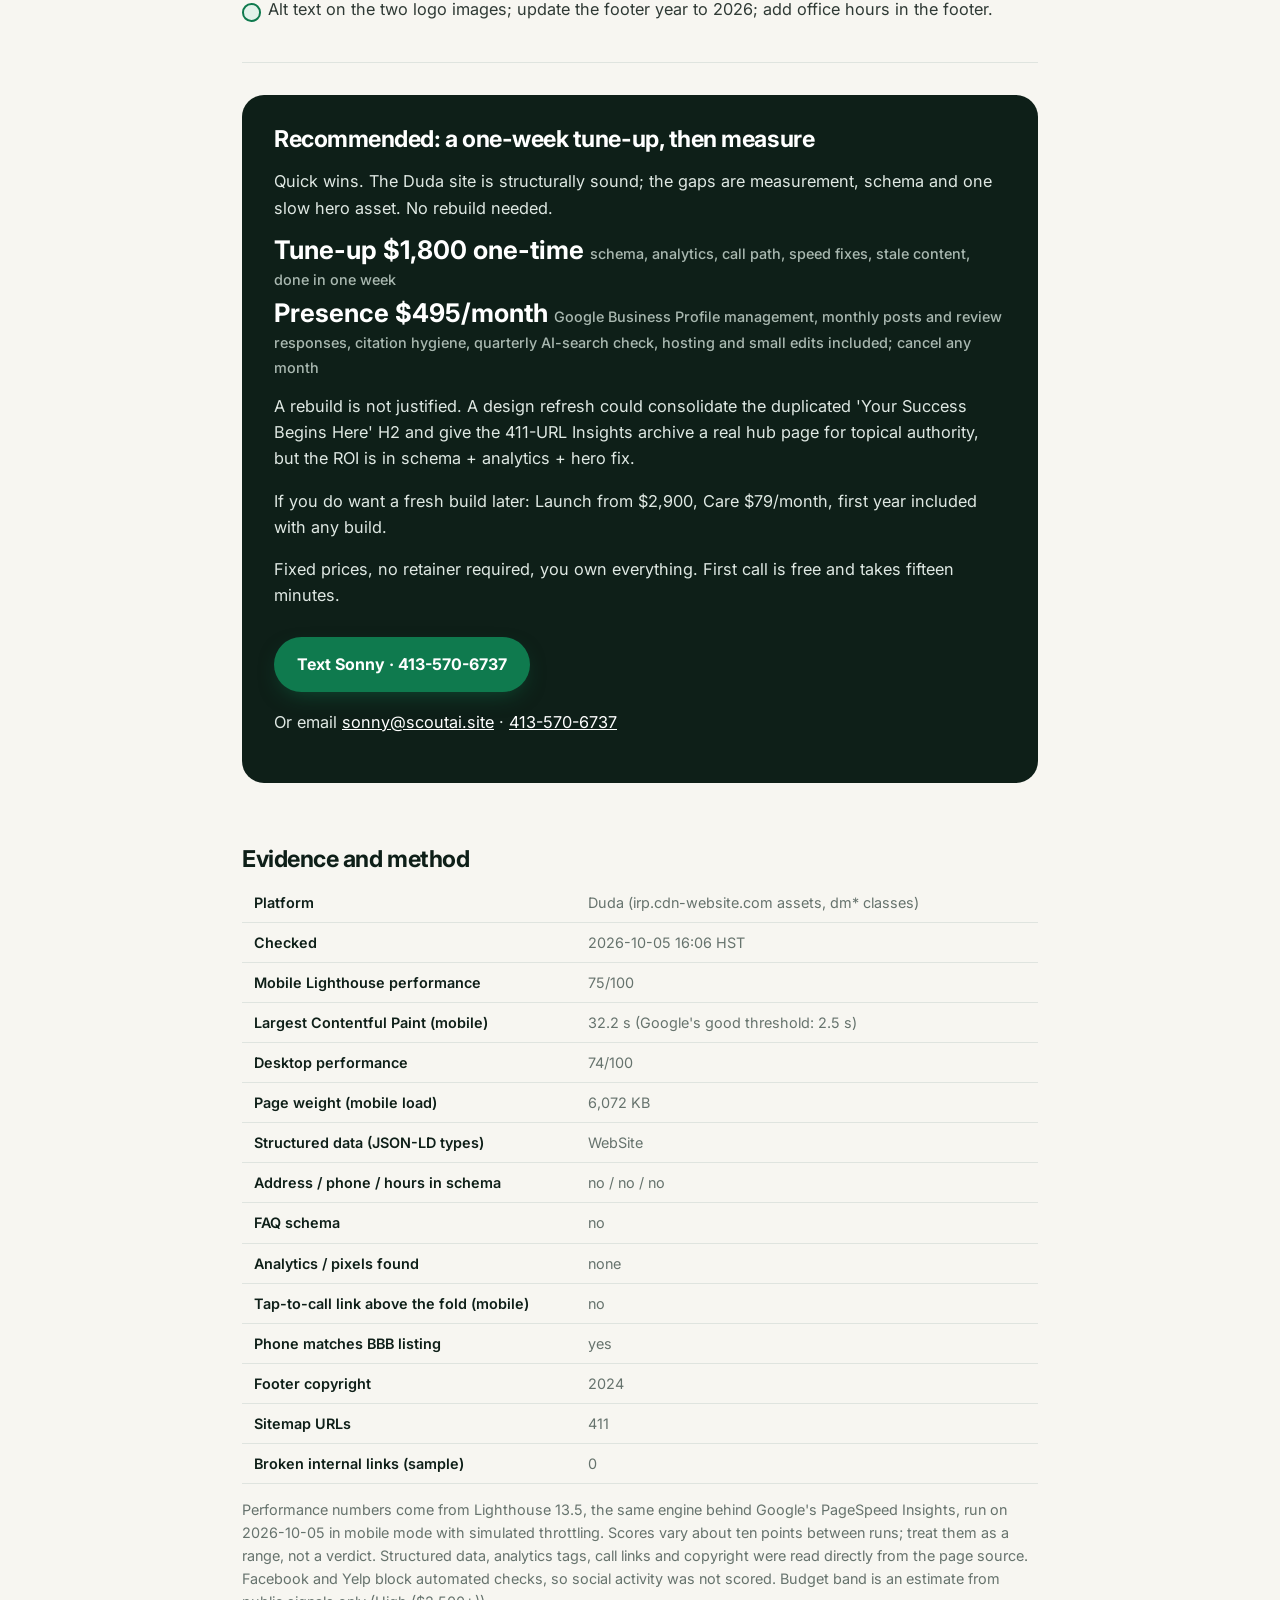
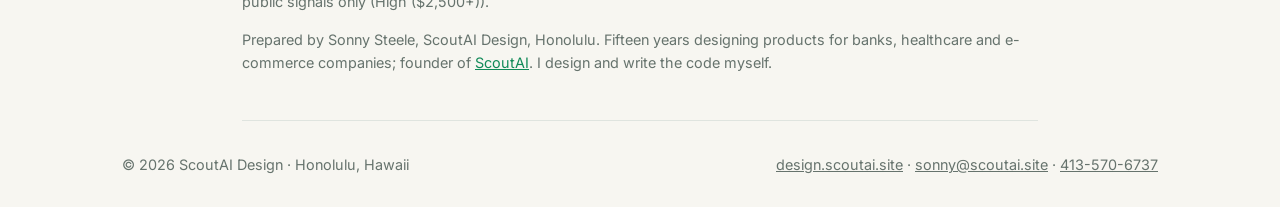
<file: audit/nk-cpas/index.html>
<!doctype html>
<html lang="en">
<head>
<meta charset="utf-8">
<meta name="viewport" content="width=device-width,initial-scale=1,viewport-fit=cover">
<meta name="robots" content="noindex,nofollow">
<title>Website teardown for N&amp;K CPAs, Inc. — ScoutAI Design</title>
<meta name="description" content="A measured review of https://www.nkcpa.com/: speed, search, AI-search readiness and conversion, with fixes and prices.">
<link rel="preconnect" href="https://fonts.googleapis.com"><link rel="preconnect" href="https://fonts.gstatic.com" crossorigin>
<link href="https://fonts.googleapis.com/css2?family=Inter:wght@400;500;600;700;800&display=swap" rel="stylesheet">
<link rel="stylesheet" href="/assets/css/tokens.css">
<link rel="stylesheet" href="/assets/css/site.css">
<link rel="stylesheet" href="/assets/css/audit.css">
<link rel="icon" href="data:image/svg+xml,%3Csvg xmlns='http://www.w3.org/2000/svg' viewBox='0 0 32 32'%3E%3Crect width='32' height='32' rx='8' fill='%230f7a4e'/%3E%3Cpath d='M16 7l7 3v6c0 5-3.5 8-7 9-3.5-1-7-4-7-9v-6l7-3z' fill='none' stroke='%23fff' stroke-width='2' stroke-linejoin='round'/%3E%3C/svg%3E">
</head>
<body>
<header class="top"><div class="wrap">
  <a class="brand" href="/" aria-label="ScoutAI Design home"><span class="mark" aria-hidden="true"><svg viewBox="0 0 24 24" fill="none" stroke-width="2" stroke-linecap="round" stroke-linejoin="round"><path d="M12 3l7 3v5c0 5-3.5 8.5-7 10-3.5-1.5-7-5-7-10V6l7-3z"/><path d="M9 12l2 2 4-4"/></svg></span>ScoutAI Design <span class="sub">Honolulu</span></a>
  <nav class="nav" aria-label="Primary"><a class="btn btn--primary" href="tel:+14135706737">413-570-6737</a></nav>
</div></header>
<main class="report">
  <div class="report-head">
    <div class="for">Prepared for N&amp;K CPAs, Inc. · Honolulu · private link, not indexed</div>
    <h1>What your website is costing you, measured.</h1>
    <p class="lede">I ran <a href="https://www.nkcpa.com/" rel="noopener">www.nkcpa.com</a> through the same checks Google and the AI search engines use. Here is what came back, what it costs you in calls, and what I would fix first.</p>
    <div class="meta"><span>Checked 2026-10-05 16:06 HST</span><span>Platform: Duda (irp.cdn-website.com assets, dm* classes)</span></div>
  </div>

  <div class="scores"><div class="score score--warn"><div class="n">72<small>/100</small></div><div class="l">Technical SEO</div></div><div class="score score--warn"><div class="n">75<small>/100</small></div><div class="l">Performance</div></div><div class="score score--bad"><div class="n">45<small>/100</small></div><div class="l">AI-search readiness</div></div><div class="score score--bad"><div class="n">40<small>/100</small></div><div class="l">Marketing &amp; conversion</div></div></div>
  <p class="note">Clean HTTPS/canonical/HSTS, 411-URL sitemap, no broken links; but 2 of 5 images lack alt, footer says © 2024, and mobile LCP measured 32.2 s · Only a WebSite JSON-LD block; no LocalBusiness/Organization with address, phone or hours; no FAQ; founders named (1973) but no current leadership on /who-we-are</p>

  <section>
    <h2>The five findings that matter</h2>
    <div class="issue"><div class="num">01</div><div><h3>Mobile hero takes 32.2 s to paint (Lighthouse mobile LCP 32.2 s; desktop LCP 6.0 s).</h3><p>Google&#x27;s &#x27;good&#x27; threshold is 2.5 s. On a phone, a prospect sees a blank hero for half a minute - most leave. Performance score survives at 75 only because everything else is fast.</p></div></div><div class="issue"><div class="num">02</div><div><h3>Google has no machine-readable business card.</h3><p>The only schema on the home page is <code>&quot;@type&quot;:&quot;WebSite&quot;</code>. No LocalBusiness/AccountingService block with the 999 Bishop St address, (808) 524-2255 or hours - so AI answers and the Maps knowledge panel have nothing to cite from the site itself.</p></div></div><div class="issue"><div class="num">03</div><div><h3>Zero analytics.</h3><p>No GA4 (G-...), GTM or Meta pixel ID appears in the page source. The firm cannot see which pages produce the &#x27;Connect&#x27; form submissions or calls.</p></div></div><div class="issue"><div class="num">04</div><div><h3>Phone is not reachable above the fold on mobile: the single `tel:` link sits in the footer (not within the first 20% of the HTML).</h3><p>Prospects on a phone must scroll past the whole page to tap-call.</p></div></div><div class="issue"><div class="num">05</div><div><h3>Stale trust signals: footer copyright reads &#x27;© 2024&#x27; (two years old); logo images carry empty alt text; no hours anywhere in visible text.</h3></div></div>
    <p class="note">These are measurements, not design opinions. Each one is something your current provider could have run in ten minutes.</p>
  </section>

  <section>
    <h2>What I would do in the first week</h2>
    <ul class="ticks"><li>Add a LocalBusiness/AccountingService JSON-LD block (name, 999 Bishop St Suite 2200, (808) 524-2255, hours, sameAs for the existing Facebook/Instagram/LinkedIn/Maps links) - Duda&#x27;s SEO panel supports custom head code.</li><li>Install GA4 + GTM; mark the Connect form submit and tel: taps as conversions.</li><li>Add a sticky &#x27;Call (808) 524-2255&#x27; button in the Duda header for mobile.</li><li>Fix the hero: compress/resize the LCP image or swap the hero video for a poster image; set fetchpriority=high.</li><li>Alt text on the two logo images; update the footer year to 2026; add office hours in the footer.</li></ul>
  </section>

  <div class="offer">
    <h2>Recommended: a one-week tune-up, then measure</h2>
    <p>Quick wins. The Duda site is structurally sound; the gaps are measurement, schema and one slow hero asset. No rebuild needed.</p><p class="price">Tune-up $1,800 one-time <small>schema, analytics, call path, speed fixes, stale content, done in one week</small></p><p class="price">Presence $495/month <small>Google Business Profile management, monthly posts and review responses, citation hygiene, quarterly AI-search check, hosting and small edits included; cancel any month</small></p>
    <p>A rebuild is not justified. A design refresh could consolidate the duplicated &#x27;Your Success Begins Here&#x27; H2 and give the 411-URL Insights archive a real hub page for topical authority, but the ROI is in schema + analytics + hero fix.</p><p>If you do want a fresh build later: Launch from $2,900, Care $79/month, first year included with any build.</p>
    <p>Fixed prices, no retainer required, you own everything. First call is free and takes fifteen minutes.</p>
    <a class="btn btn--primary" href="sms:+14135706737?body=Hi%20Sonny%2C%20I%20read%20the%20N&amp;K%20CPAs,%20Inc.%20report.">Text Sonny · 413-570-6737</a>
    <p>Or email <a href="mailto:sonny@scoutai.site">sonny@scoutai.site</a> · <a href="tel:+14135706737">413-570-6737</a></p>
  </div>

  <section class="method">
    <h2>Evidence and method</h2>
    <div style="overflow-x:auto"><table class="ev-table"><tr><th>Platform</th><td>Duda (irp.cdn-website.com assets, dm* classes)</td></tr><tr><th>Checked</th><td>2026-10-05 16:06 HST</td></tr><tr><th>Mobile Lighthouse performance</th><td>75/100</td></tr><tr><th>Largest Contentful Paint (mobile)</th><td>32.2 s (Google&#x27;s good threshold: 2.5 s)</td></tr><tr><th>Desktop performance</th><td>74/100</td></tr><tr><th>Page weight (mobile load)</th><td>6,072 KB</td></tr><tr><th>Structured data (JSON-LD types)</th><td>WebSite</td></tr><tr><th>Address / phone / hours in schema</th><td>no / no / no</td></tr><tr><th>FAQ schema</th><td>no</td></tr><tr><th>Analytics / pixels found</th><td>none</td></tr><tr><th>Tap-to-call link above the fold (mobile)</th><td>no</td></tr><tr><th>Phone matches BBB listing</th><td>yes</td></tr><tr><th>Footer copyright</th><td>2024</td></tr><tr><th>Sitemap URLs</th><td>411</td></tr><tr><th>Broken internal links (sample)</th><td>0</td></tr></table></div>
    <p>Performance numbers come from Lighthouse 13.5, the same engine behind Google&#x27;s PageSpeed Insights, run on 2026-10-05 in mobile mode with simulated throttling. Scores vary about ten points between runs; treat them as a range, not a verdict. Structured data, analytics tags, call links and copyright were read directly from the page source. Facebook and Yelp block automated checks, so social activity was not scored. Budget band is an estimate from public signals only (High ($2,500+)).</p>
    <p>Prepared by Sonny Steele, ScoutAI Design, Honolulu. Fifteen years designing products for banks, healthcare and e-commerce companies; founder of <a href="https://scoutai.site/" rel="noopener">ScoutAI</a>. I design and write the code myself.</p>
  </section>
</main>
<footer><div class="wrap"><span>© 2026 ScoutAI Design · Honolulu, Hawaii</span><span><a href="/">design.scoutai.site</a> · <a href="mailto:sonny@scoutai.site">sonny@scoutai.site</a> · <a href="tel:+14135706737">413-570-6737</a></span></div></footer>
</body>
</html>
</file>
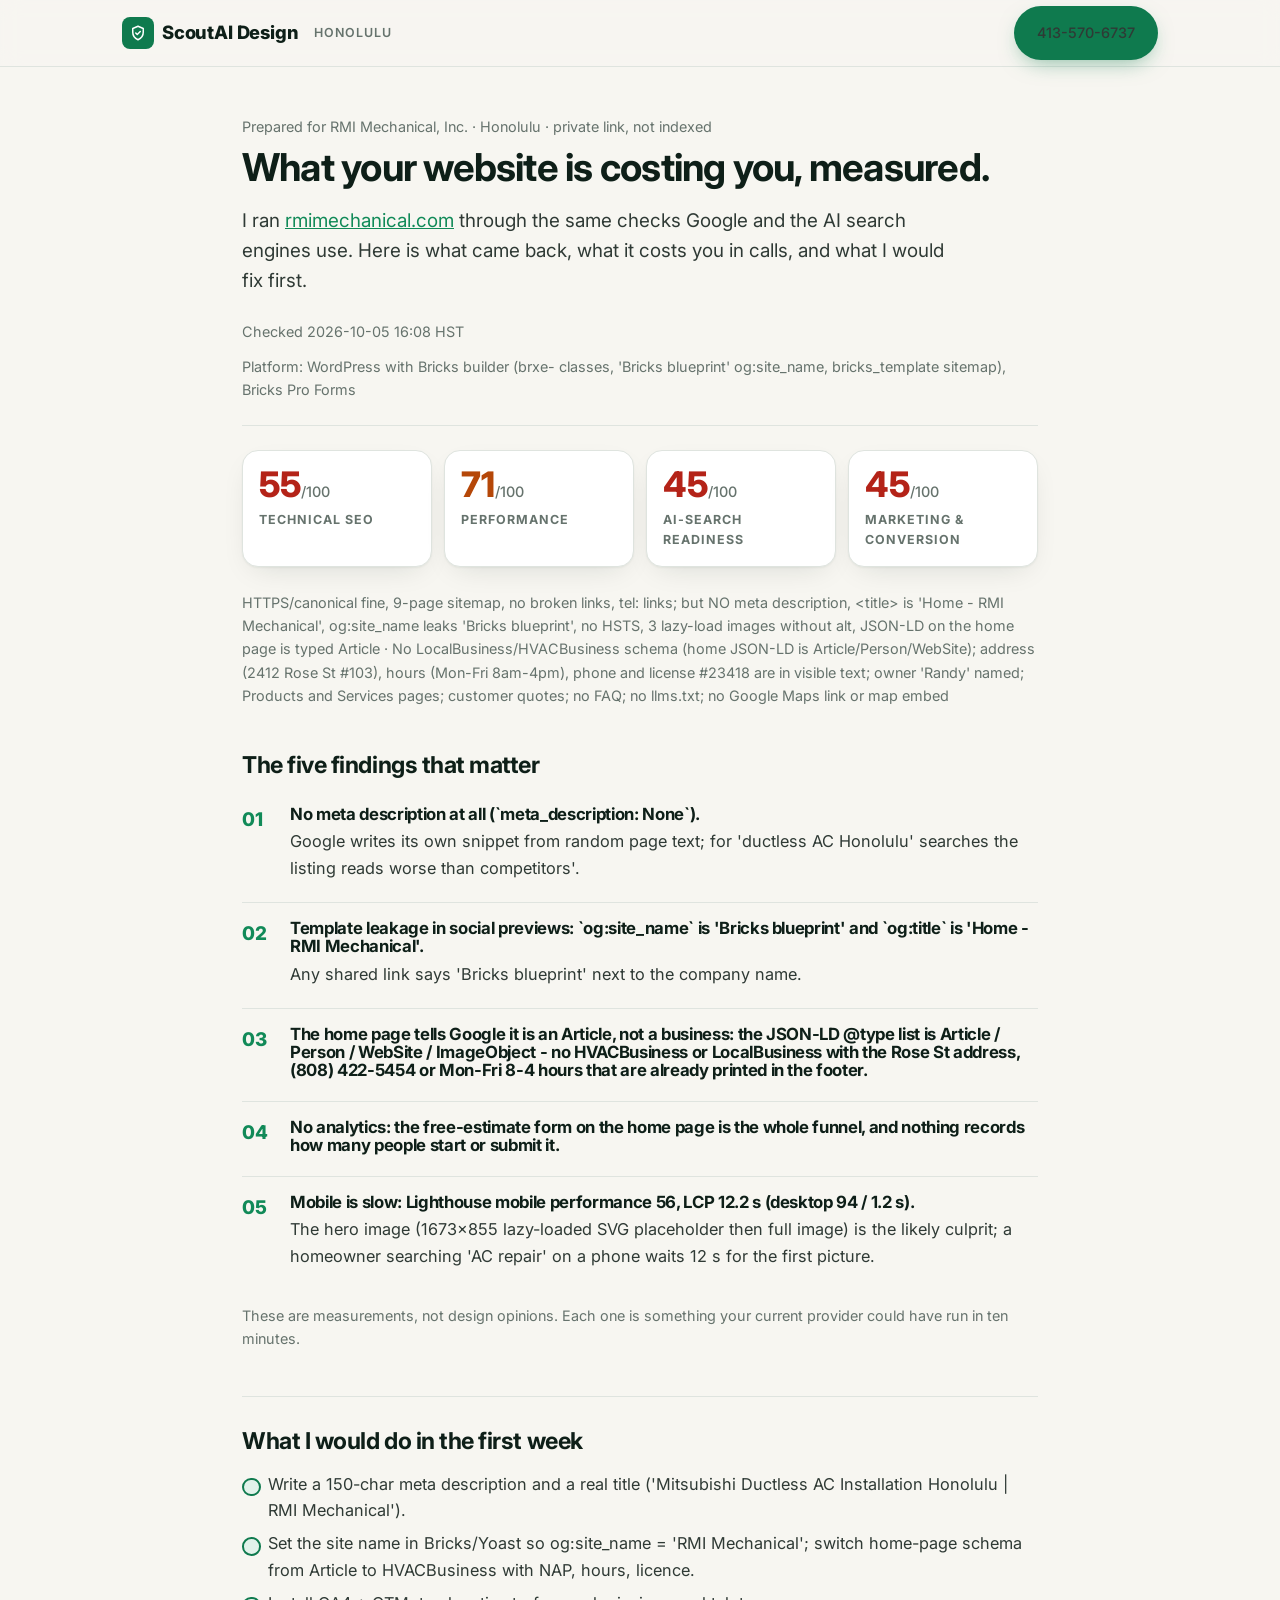
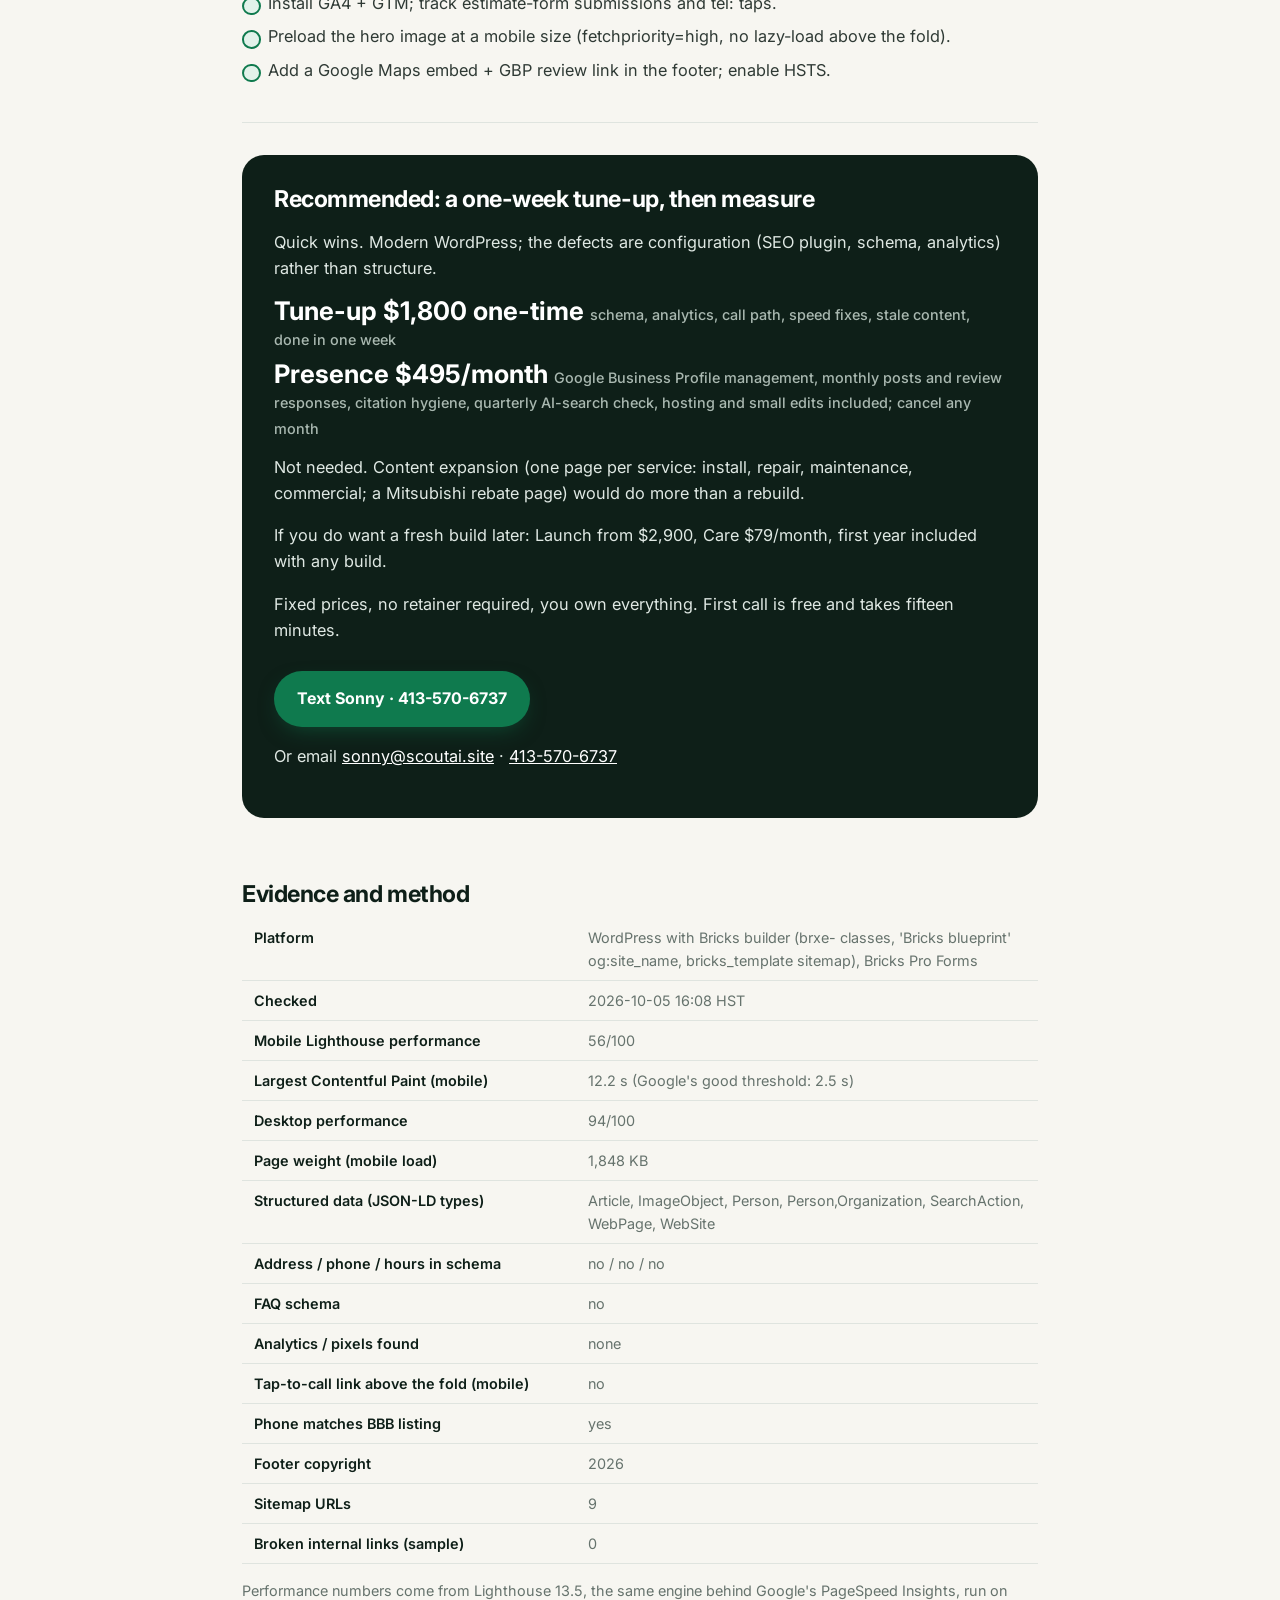
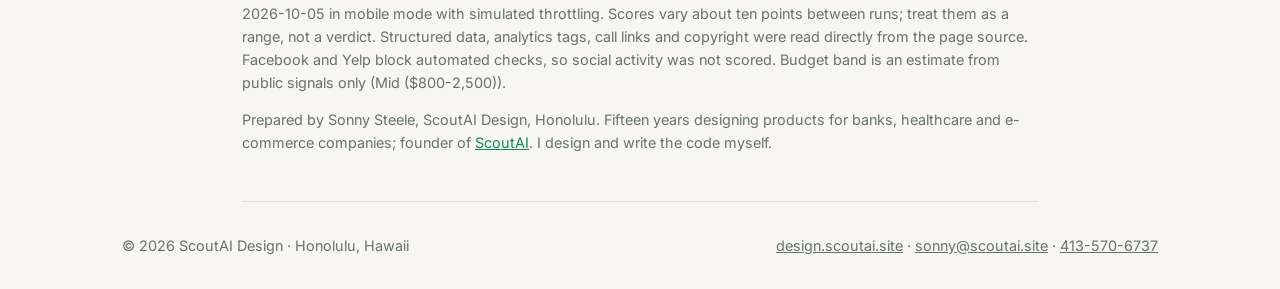
<file: audit/rmi-mechanical/index.html>
<!doctype html>
<html lang="en">
<head>
<meta charset="utf-8">
<meta name="viewport" content="width=device-width,initial-scale=1,viewport-fit=cover">
<meta name="robots" content="noindex,nofollow">
<title>Website teardown for RMI Mechanical, Inc. — ScoutAI Design</title>
<meta name="description" content="A measured review of https://rmimechanical.com/: speed, search, AI-search readiness and conversion, with fixes and prices.">
<link rel="preconnect" href="https://fonts.googleapis.com"><link rel="preconnect" href="https://fonts.gstatic.com" crossorigin>
<link href="https://fonts.googleapis.com/css2?family=Inter:wght@400;500;600;700;800&display=swap" rel="stylesheet">
<link rel="stylesheet" href="/assets/css/tokens.css">
<link rel="stylesheet" href="/assets/css/site.css">
<link rel="stylesheet" href="/assets/css/audit.css">
<link rel="icon" href="data:image/svg+xml,%3Csvg xmlns='http://www.w3.org/2000/svg' viewBox='0 0 32 32'%3E%3Crect width='32' height='32' rx='8' fill='%230f7a4e'/%3E%3Cpath d='M16 7l7 3v6c0 5-3.5 8-7 9-3.5-1-7-4-7-9v-6l7-3z' fill='none' stroke='%23fff' stroke-width='2' stroke-linejoin='round'/%3E%3C/svg%3E">
</head>
<body>
<header class="top"><div class="wrap">
  <a class="brand" href="/" aria-label="ScoutAI Design home"><span class="mark" aria-hidden="true"><svg viewBox="0 0 24 24" fill="none" stroke-width="2" stroke-linecap="round" stroke-linejoin="round"><path d="M12 3l7 3v5c0 5-3.5 8.5-7 10-3.5-1.5-7-5-7-10V6l7-3z"/><path d="M9 12l2 2 4-4"/></svg></span>ScoutAI Design <span class="sub">Honolulu</span></a>
  <nav class="nav" aria-label="Primary"><a class="btn btn--primary" href="tel:+14135706737">413-570-6737</a></nav>
</div></header>
<main class="report">
  <div class="report-head">
    <div class="for">Prepared for RMI Mechanical, Inc. · Honolulu · private link, not indexed</div>
    <h1>What your website is costing you, measured.</h1>
    <p class="lede">I ran <a href="https://rmimechanical.com/" rel="noopener">rmimechanical.com</a> through the same checks Google and the AI search engines use. Here is what came back, what it costs you in calls, and what I would fix first.</p>
    <div class="meta"><span>Checked 2026-10-05 16:08 HST</span><span>Platform: WordPress with Bricks builder (brxe- classes, &#x27;Bricks blueprint&#x27; og:site_name, bricks_template sitemap), Bricks Pro Forms</span></div>
  </div>

  <div class="scores"><div class="score score--bad"><div class="n">55<small>/100</small></div><div class="l">Technical SEO</div></div><div class="score score--warn"><div class="n">71<small>/100</small></div><div class="l">Performance</div></div><div class="score score--bad"><div class="n">45<small>/100</small></div><div class="l">AI-search readiness</div></div><div class="score score--bad"><div class="n">45<small>/100</small></div><div class="l">Marketing &amp; conversion</div></div></div>
  <p class="note">HTTPS/canonical fine, 9-page sitemap, no broken links, tel: links; but NO meta description, &lt;title&gt; is &#x27;Home - RMI Mechanical&#x27;, og:site_name leaks &#x27;Bricks blueprint&#x27;, no HSTS, 3 lazy-load images without alt, JSON-LD on the home page is typed Article · No LocalBusiness/HVACBusiness schema (home JSON-LD is Article/Person/WebSite); address (2412 Rose St #103), hours (Mon-Fri 8am-4pm), phone and license #23418 are in visible text; owner &#x27;Randy&#x27; named; Products and Services pages; customer quotes; no FAQ; no llms.txt; no Google Maps link or map embed</p>

  <section>
    <h2>The five findings that matter</h2>
    <div class="issue"><div class="num">01</div><div><h3>No meta description at all (`meta_description: None`).</h3><p>Google writes its own snippet from random page text; for &#x27;ductless AC Honolulu&#x27; searches the listing reads worse than competitors&#x27;.</p></div></div><div class="issue"><div class="num">02</div><div><h3>Template leakage in social previews: `og:site_name` is &#x27;Bricks blueprint&#x27; and `og:title` is &#x27;Home - RMI Mechanical&#x27;.</h3><p>Any shared link says &#x27;Bricks blueprint&#x27; next to the company name.</p></div></div><div class="issue"><div class="num">03</div><div><h3>The home page tells Google it is an Article, not a business: the JSON-LD @type list is Article / Person / WebSite / ImageObject - no HVACBusiness or LocalBusiness with the Rose St address, (808) 422-5454 or Mon-Fri 8-4 hours that are already printed in the footer.</h3></div></div><div class="issue"><div class="num">04</div><div><h3>No analytics: the free-estimate form on the home page is the whole funnel, and nothing records how many people start or submit it.</h3></div></div><div class="issue"><div class="num">05</div><div><h3>Mobile is slow: Lighthouse mobile performance 56, LCP 12.2 s (desktop 94 / 1.2 s).</h3><p>The hero image (1673x855 lazy-loaded SVG placeholder then full image) is the likely culprit; a homeowner searching &#x27;AC repair&#x27; on a phone waits 12 s for the first picture.</p></div></div>
    <p class="note">These are measurements, not design opinions. Each one is something your current provider could have run in ten minutes.</p>
  </section>

  <section>
    <h2>What I would do in the first week</h2>
    <ul class="ticks"><li>Write a 150-char meta description and a real title (&#x27;Mitsubishi Ductless AC Installation Honolulu | RMI Mechanical&#x27;).</li><li>Set the site name in Bricks/Yoast so og:site_name = &#x27;RMI Mechanical&#x27;; switch home-page schema from Article to HVACBusiness with NAP, hours, licence.</li><li>Install GA4 + GTM; track estimate-form submissions and tel: taps.</li><li>Preload the hero image at a mobile size (fetchpriority=high, no lazy-load above the fold).</li><li>Add a Google Maps embed + GBP review link in the footer; enable HSTS.</li></ul>
  </section>

  <div class="offer">
    <h2>Recommended: a one-week tune-up, then measure</h2>
    <p>Quick wins. Modern WordPress; the defects are configuration (SEO plugin, schema, analytics) rather than structure.</p><p class="price">Tune-up $1,800 one-time <small>schema, analytics, call path, speed fixes, stale content, done in one week</small></p><p class="price">Presence $495/month <small>Google Business Profile management, monthly posts and review responses, citation hygiene, quarterly AI-search check, hosting and small edits included; cancel any month</small></p>
    <p>Not needed. Content expansion (one page per service: install, repair, maintenance, commercial; a Mitsubishi rebate page) would do more than a rebuild.</p><p>If you do want a fresh build later: Launch from $2,900, Care $79/month, first year included with any build.</p>
    <p>Fixed prices, no retainer required, you own everything. First call is free and takes fifteen minutes.</p>
    <a class="btn btn--primary" href="sms:+14135706737?body=Hi%20Sonny%2C%20I%20read%20the%20RMI%20Mechanical,%20Inc.%20report.">Text Sonny · 413-570-6737</a>
    <p>Or email <a href="mailto:sonny@scoutai.site">sonny@scoutai.site</a> · <a href="tel:+14135706737">413-570-6737</a></p>
  </div>

  <section class="method">
    <h2>Evidence and method</h2>
    <div style="overflow-x:auto"><table class="ev-table"><tr><th>Platform</th><td>WordPress with Bricks builder (brxe- classes, &#x27;Bricks blueprint&#x27; og:site_name, bricks_template sitemap), Bricks Pro Forms</td></tr><tr><th>Checked</th><td>2026-10-05 16:08 HST</td></tr><tr><th>Mobile Lighthouse performance</th><td>56/100</td></tr><tr><th>Largest Contentful Paint (mobile)</th><td>12.2 s (Google&#x27;s good threshold: 2.5 s)</td></tr><tr><th>Desktop performance</th><td>94/100</td></tr><tr><th>Page weight (mobile load)</th><td>1,848 KB</td></tr><tr><th>Structured data (JSON-LD types)</th><td>Article, ImageObject, Person, Person,Organization, SearchAction, WebPage, WebSite</td></tr><tr><th>Address / phone / hours in schema</th><td>no / no / no</td></tr><tr><th>FAQ schema</th><td>no</td></tr><tr><th>Analytics / pixels found</th><td>none</td></tr><tr><th>Tap-to-call link above the fold (mobile)</th><td>no</td></tr><tr><th>Phone matches BBB listing</th><td>yes</td></tr><tr><th>Footer copyright</th><td>2026</td></tr><tr><th>Sitemap URLs</th><td>9</td></tr><tr><th>Broken internal links (sample)</th><td>0</td></tr></table></div>
    <p>Performance numbers come from Lighthouse 13.5, the same engine behind Google&#x27;s PageSpeed Insights, run on 2026-10-05 in mobile mode with simulated throttling. Scores vary about ten points between runs; treat them as a range, not a verdict. Structured data, analytics tags, call links and copyright were read directly from the page source. Facebook and Yelp block automated checks, so social activity was not scored. Budget band is an estimate from public signals only (Mid ($800-2,500)).</p>
    <p>Prepared by Sonny Steele, ScoutAI Design, Honolulu. Fifteen years designing products for banks, healthcare and e-commerce companies; founder of <a href="https://scoutai.site/" rel="noopener">ScoutAI</a>. I design and write the code myself.</p>
  </section>
</main>
<footer><div class="wrap"><span>© 2026 ScoutAI Design · Honolulu, Hawaii</span><span><a href="/">design.scoutai.site</a> · <a href="mailto:sonny@scoutai.site">sonny@scoutai.site</a> · <a href="tel:+14135706737">413-570-6737</a></span></div></footer>
</body>
</html>
</file>
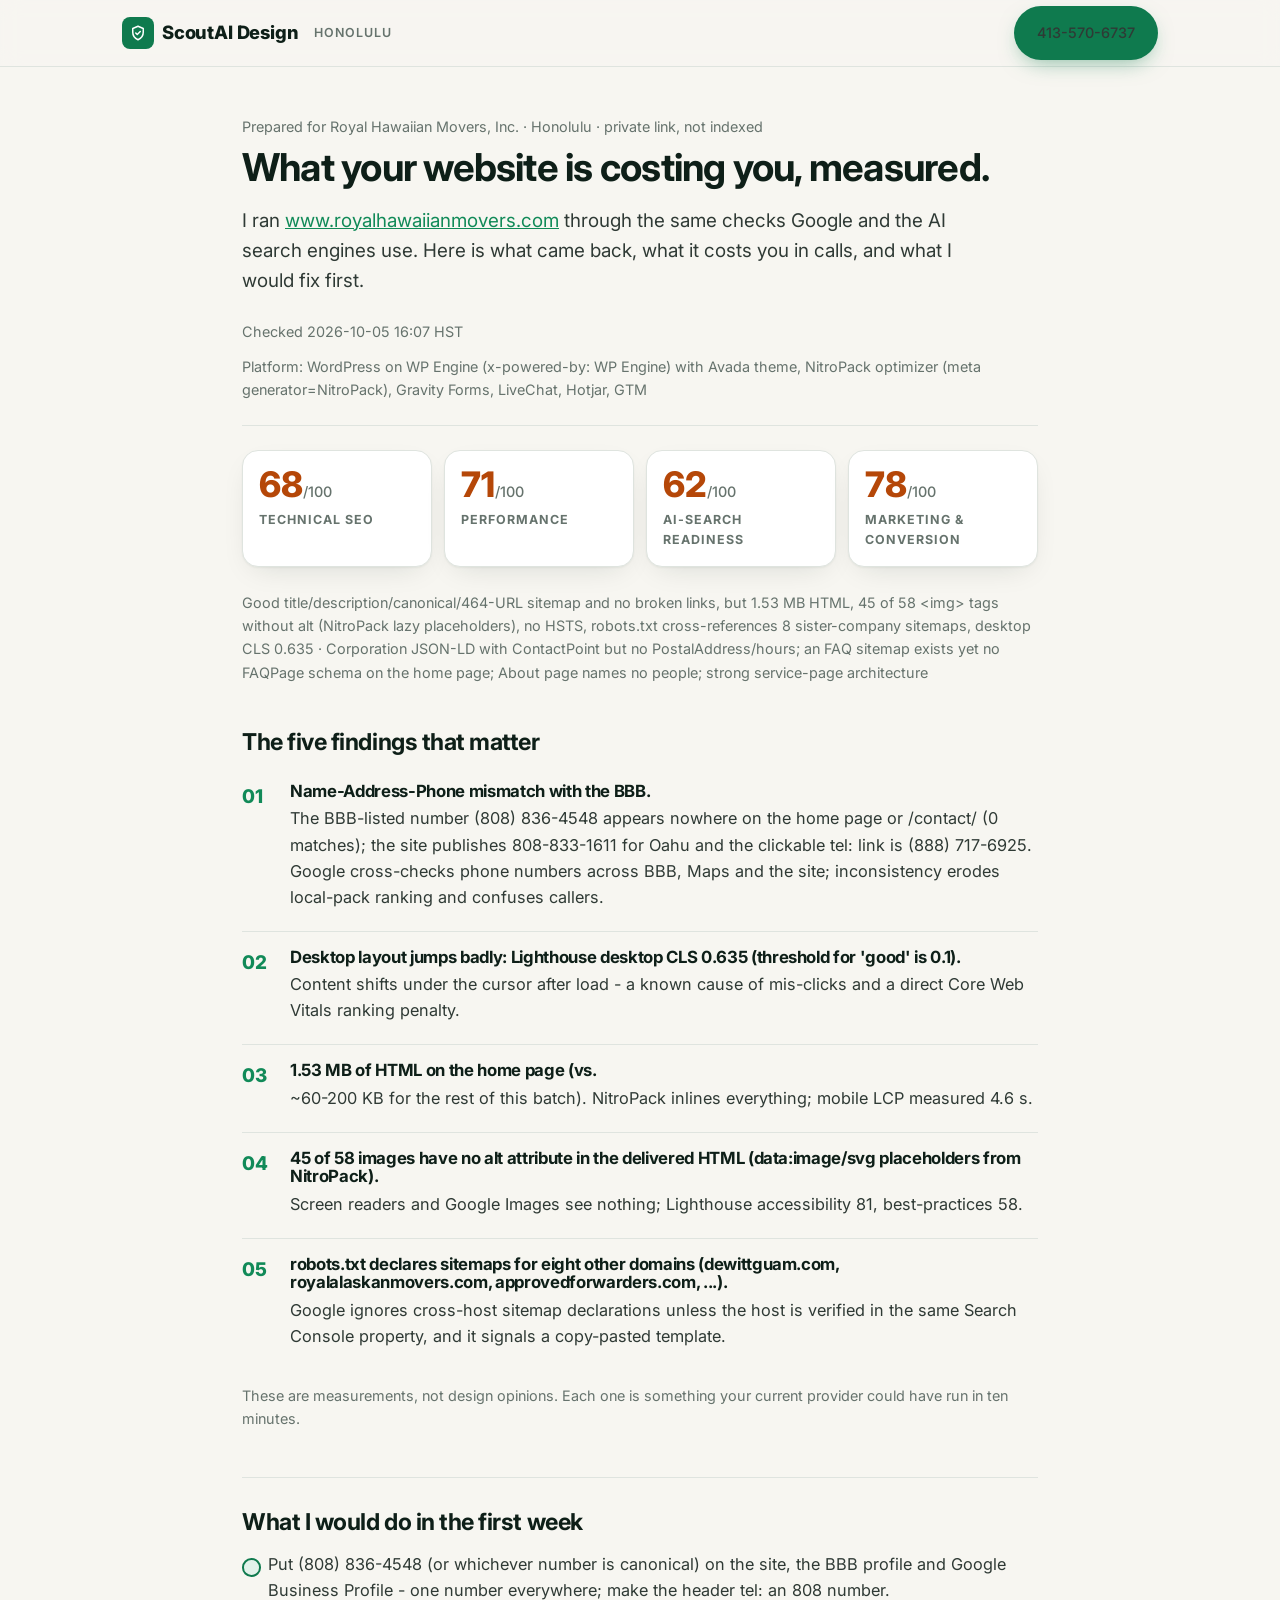
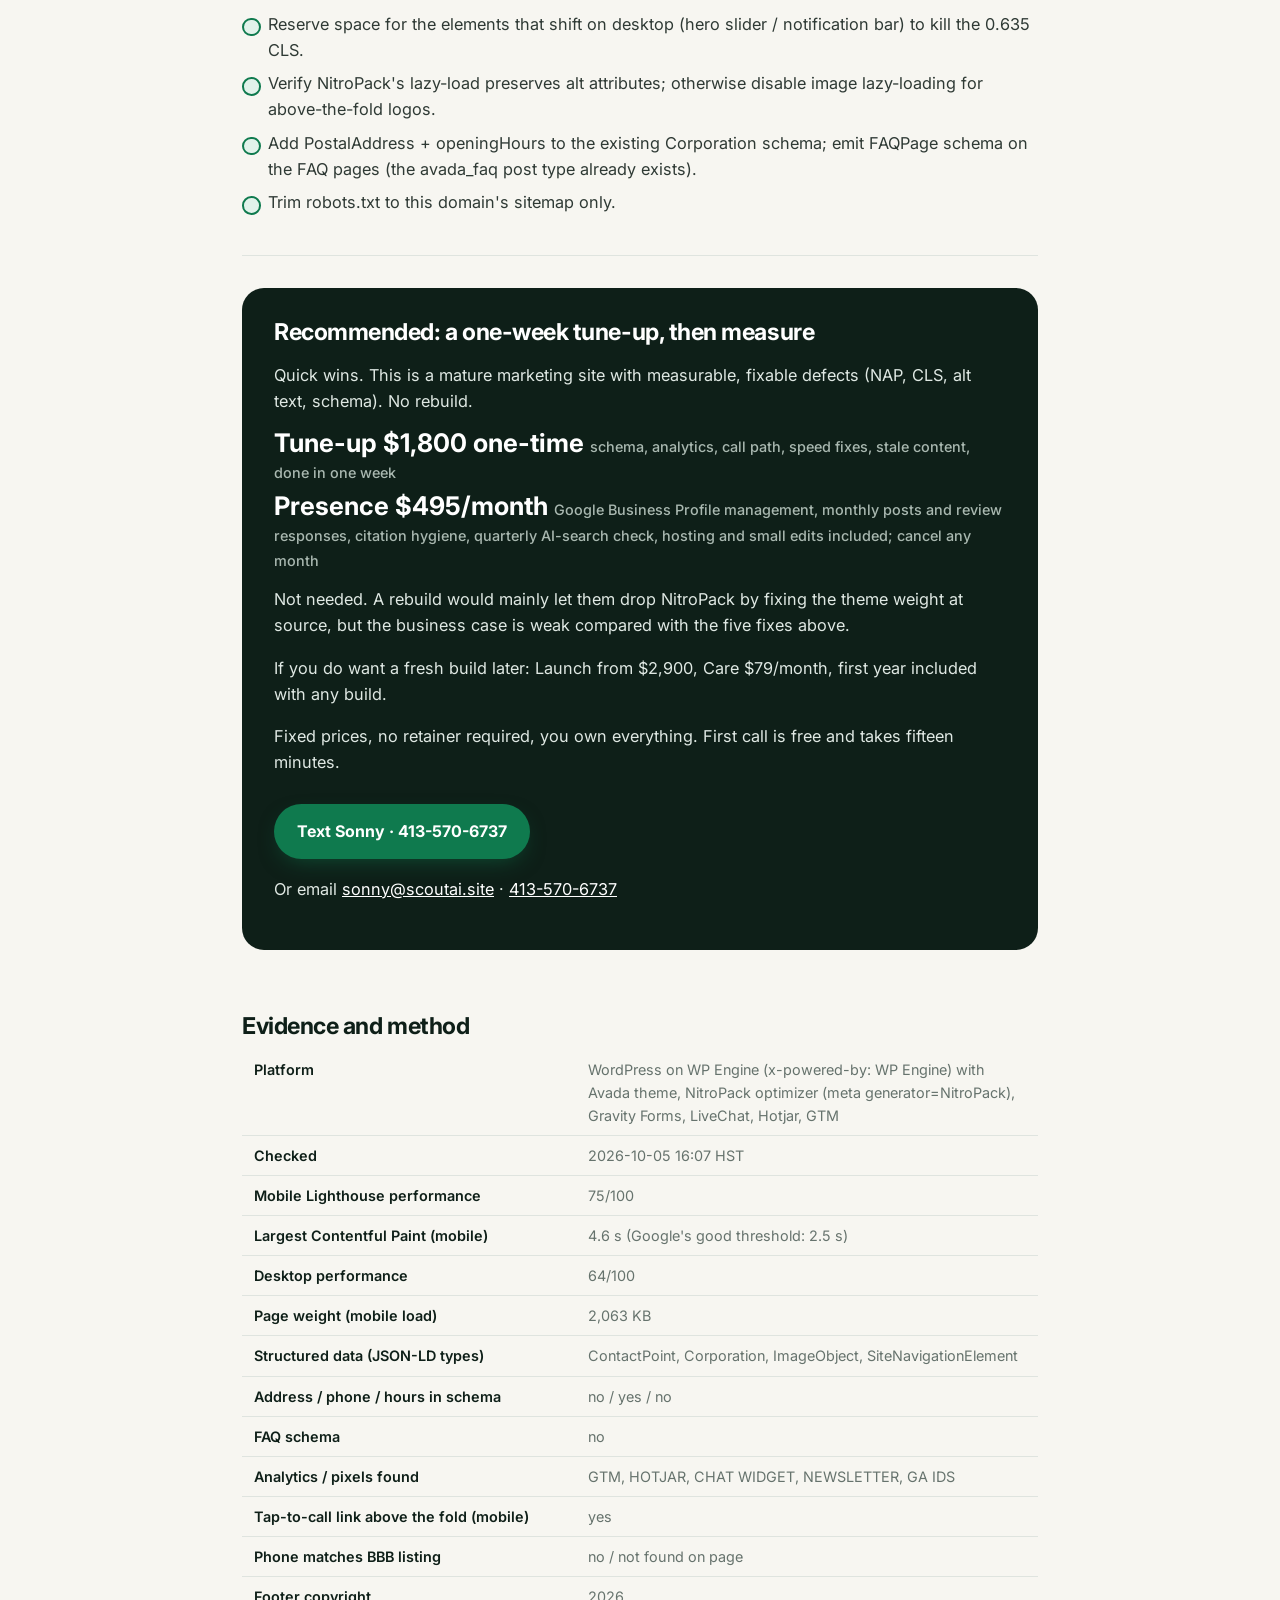
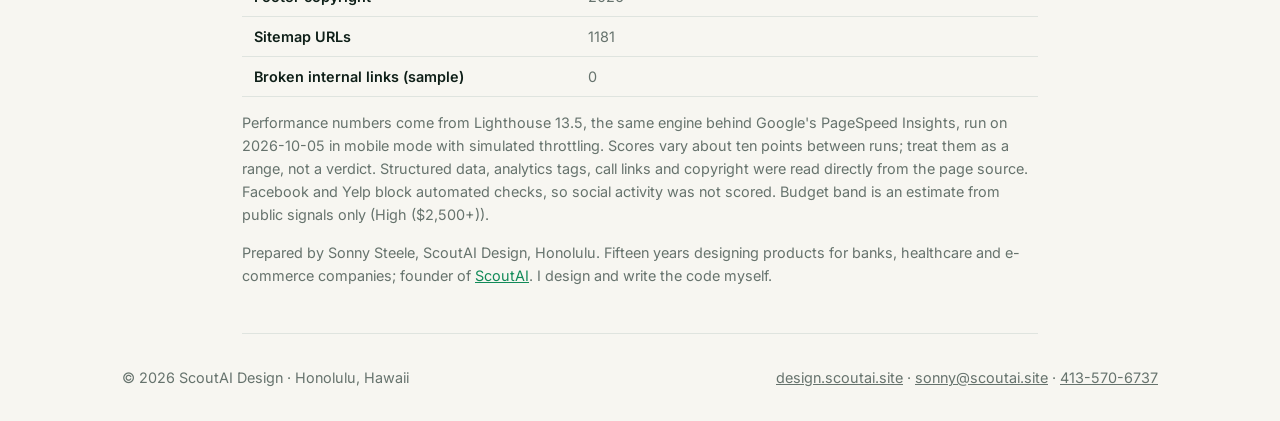
<file: audit/royal-hawaiian-movers/index.html>
<!doctype html>
<html lang="en">
<head>
<meta charset="utf-8">
<meta name="viewport" content="width=device-width,initial-scale=1,viewport-fit=cover">
<meta name="robots" content="noindex,nofollow">
<title>Website teardown for Royal Hawaiian Movers, Inc. — ScoutAI Design</title>
<meta name="description" content="A measured review of https://www.royalhawaiianmovers.com/: speed, search, AI-search readiness and conversion, with fixes and prices.">
<link rel="preconnect" href="https://fonts.googleapis.com"><link rel="preconnect" href="https://fonts.gstatic.com" crossorigin>
<link href="https://fonts.googleapis.com/css2?family=Inter:wght@400;500;600;700;800&display=swap" rel="stylesheet">
<link rel="stylesheet" href="/assets/css/tokens.css">
<link rel="stylesheet" href="/assets/css/site.css">
<link rel="stylesheet" href="/assets/css/audit.css">
<link rel="icon" href="data:image/svg+xml,%3Csvg xmlns='http://www.w3.org/2000/svg' viewBox='0 0 32 32'%3E%3Crect width='32' height='32' rx='8' fill='%230f7a4e'/%3E%3Cpath d='M16 7l7 3v6c0 5-3.5 8-7 9-3.5-1-7-4-7-9v-6l7-3z' fill='none' stroke='%23fff' stroke-width='2' stroke-linejoin='round'/%3E%3C/svg%3E">
</head>
<body>
<header class="top"><div class="wrap">
  <a class="brand" href="/" aria-label="ScoutAI Design home"><span class="mark" aria-hidden="true"><svg viewBox="0 0 24 24" fill="none" stroke-width="2" stroke-linecap="round" stroke-linejoin="round"><path d="M12 3l7 3v5c0 5-3.5 8.5-7 10-3.5-1.5-7-5-7-10V6l7-3z"/><path d="M9 12l2 2 4-4"/></svg></span>ScoutAI Design <span class="sub">Honolulu</span></a>
  <nav class="nav" aria-label="Primary"><a class="btn btn--primary" href="tel:+14135706737">413-570-6737</a></nav>
</div></header>
<main class="report">
  <div class="report-head">
    <div class="for">Prepared for Royal Hawaiian Movers, Inc. · Honolulu · private link, not indexed</div>
    <h1>What your website is costing you, measured.</h1>
    <p class="lede">I ran <a href="https://www.royalhawaiianmovers.com/" rel="noopener">www.royalhawaiianmovers.com</a> through the same checks Google and the AI search engines use. Here is what came back, what it costs you in calls, and what I would fix first.</p>
    <div class="meta"><span>Checked 2026-10-05 16:07 HST</span><span>Platform: WordPress on WP Engine (x-powered-by: WP Engine) with Avada theme, NitroPack optimizer (meta generator=NitroPack), Gravity Forms, LiveChat, Hotjar, GTM</span></div>
  </div>

  <div class="scores"><div class="score score--warn"><div class="n">68<small>/100</small></div><div class="l">Technical SEO</div></div><div class="score score--warn"><div class="n">71<small>/100</small></div><div class="l">Performance</div></div><div class="score score--warn"><div class="n">62<small>/100</small></div><div class="l">AI-search readiness</div></div><div class="score score--warn"><div class="n">78<small>/100</small></div><div class="l">Marketing &amp; conversion</div></div></div>
  <p class="note">Good title/description/canonical/464-URL sitemap and no broken links, but 1.53 MB HTML, 45 of 58 &lt;img&gt; tags without alt (NitroPack lazy placeholders), no HSTS, robots.txt cross-references 8 sister-company sitemaps, desktop CLS 0.635 · Corporation JSON-LD with ContactPoint but no PostalAddress/hours; an FAQ sitemap exists yet no FAQPage schema on the home page; About page names no people; strong service-page architecture</p>

  <section>
    <h2>The five findings that matter</h2>
    <div class="issue"><div class="num">01</div><div><h3>Name-Address-Phone mismatch with the BBB.</h3><p>The BBB-listed number (808) 836-4548 appears nowhere on the home page or /contact/ (0 matches); the site publishes 808-833-1611 for Oahu and the clickable tel: link is (888) 717-6925. Google cross-checks phone numbers across BBB, Maps and the site; inconsistency erodes local-pack ranking and confuses callers.</p></div></div><div class="issue"><div class="num">02</div><div><h3>Desktop layout jumps badly: Lighthouse desktop CLS 0.635 (threshold for &#x27;good&#x27; is 0.1).</h3><p>Content shifts under the cursor after load - a known cause of mis-clicks and a direct Core Web Vitals ranking penalty.</p></div></div><div class="issue"><div class="num">03</div><div><h3>1.53 MB of HTML on the home page (vs.</h3><p>~60-200 KB for the rest of this batch). NitroPack inlines everything; mobile LCP measured 4.6 s.</p></div></div><div class="issue"><div class="num">04</div><div><h3>45 of 58 images have no alt attribute in the delivered HTML (data:image/svg placeholders from NitroPack).</h3><p>Screen readers and Google Images see nothing; Lighthouse accessibility 81, best-practices 58.</p></div></div><div class="issue"><div class="num">05</div><div><h3>robots.txt declares sitemaps for eight other domains (dewittguam.com, royalalaskanmovers.com, approvedforwarders.com, ...).</h3><p>Google ignores cross-host sitemap declarations unless the host is verified in the same Search Console property, and it signals a copy-pasted template.</p></div></div>
    <p class="note">These are measurements, not design opinions. Each one is something your current provider could have run in ten minutes.</p>
  </section>

  <section>
    <h2>What I would do in the first week</h2>
    <ul class="ticks"><li>Put (808) 836-4548 (or whichever number is canonical) on the site, the BBB profile and Google Business Profile - one number everywhere; make the header tel: an 808 number.</li><li>Reserve space for the elements that shift on desktop (hero slider / notification bar) to kill the 0.635 CLS.</li><li>Verify NitroPack&#x27;s lazy-load preserves alt attributes; otherwise disable image lazy-loading for above-the-fold logos.</li><li>Add PostalAddress + openingHours to the existing Corporation schema; emit FAQPage schema on the FAQ pages (the avada_faq post type already exists).</li><li>Trim robots.txt to this domain&#x27;s sitemap only.</li></ul>
  </section>

  <div class="offer">
    <h2>Recommended: a one-week tune-up, then measure</h2>
    <p>Quick wins. This is a mature marketing site with measurable, fixable defects (NAP, CLS, alt text, schema). No rebuild.</p><p class="price">Tune-up $1,800 one-time <small>schema, analytics, call path, speed fixes, stale content, done in one week</small></p><p class="price">Presence $495/month <small>Google Business Profile management, monthly posts and review responses, citation hygiene, quarterly AI-search check, hosting and small edits included; cancel any month</small></p>
    <p>Not needed. A rebuild would mainly let them drop NitroPack by fixing the theme weight at source, but the business case is weak compared with the five fixes above.</p><p>If you do want a fresh build later: Launch from $2,900, Care $79/month, first year included with any build.</p>
    <p>Fixed prices, no retainer required, you own everything. First call is free and takes fifteen minutes.</p>
    <a class="btn btn--primary" href="sms:+14135706737?body=Hi%20Sonny%2C%20I%20read%20the%20Royal%20Hawaiian%20Movers,%20Inc.%20report.">Text Sonny · 413-570-6737</a>
    <p>Or email <a href="mailto:sonny@scoutai.site">sonny@scoutai.site</a> · <a href="tel:+14135706737">413-570-6737</a></p>
  </div>

  <section class="method">
    <h2>Evidence and method</h2>
    <div style="overflow-x:auto"><table class="ev-table"><tr><th>Platform</th><td>WordPress on WP Engine (x-powered-by: WP Engine) with Avada theme, NitroPack optimizer (meta generator=NitroPack), Gravity Forms, LiveChat, Hotjar, GTM</td></tr><tr><th>Checked</th><td>2026-10-05 16:07 HST</td></tr><tr><th>Mobile Lighthouse performance</th><td>75/100</td></tr><tr><th>Largest Contentful Paint (mobile)</th><td>4.6 s (Google&#x27;s good threshold: 2.5 s)</td></tr><tr><th>Desktop performance</th><td>64/100</td></tr><tr><th>Page weight (mobile load)</th><td>2,063 KB</td></tr><tr><th>Structured data (JSON-LD types)</th><td>ContactPoint, Corporation, ImageObject, SiteNavigationElement</td></tr><tr><th>Address / phone / hours in schema</th><td>no / yes / no</td></tr><tr><th>FAQ schema</th><td>no</td></tr><tr><th>Analytics / pixels found</th><td>GTM, HOTJAR, CHAT WIDGET, NEWSLETTER, GA IDS</td></tr><tr><th>Tap-to-call link above the fold (mobile)</th><td>yes</td></tr><tr><th>Phone matches BBB listing</th><td>no / not found on page</td></tr><tr><th>Footer copyright</th><td>2026</td></tr><tr><th>Sitemap URLs</th><td>1181</td></tr><tr><th>Broken internal links (sample)</th><td>0</td></tr></table></div>
    <p>Performance numbers come from Lighthouse 13.5, the same engine behind Google&#x27;s PageSpeed Insights, run on 2026-10-05 in mobile mode with simulated throttling. Scores vary about ten points between runs; treat them as a range, not a verdict. Structured data, analytics tags, call links and copyright were read directly from the page source. Facebook and Yelp block automated checks, so social activity was not scored. Budget band is an estimate from public signals only (High ($2,500+)).</p>
    <p>Prepared by Sonny Steele, ScoutAI Design, Honolulu. Fifteen years designing products for banks, healthcare and e-commerce companies; founder of <a href="https://scoutai.site/" rel="noopener">ScoutAI</a>. I design and write the code myself.</p>
  </section>
</main>
<footer><div class="wrap"><span>© 2026 ScoutAI Design · Honolulu, Hawaii</span><span><a href="/">design.scoutai.site</a> · <a href="mailto:sonny@scoutai.site">sonny@scoutai.site</a> · <a href="tel:+14135706737">413-570-6737</a></span></div></footer>
</body>
</html>
</file>
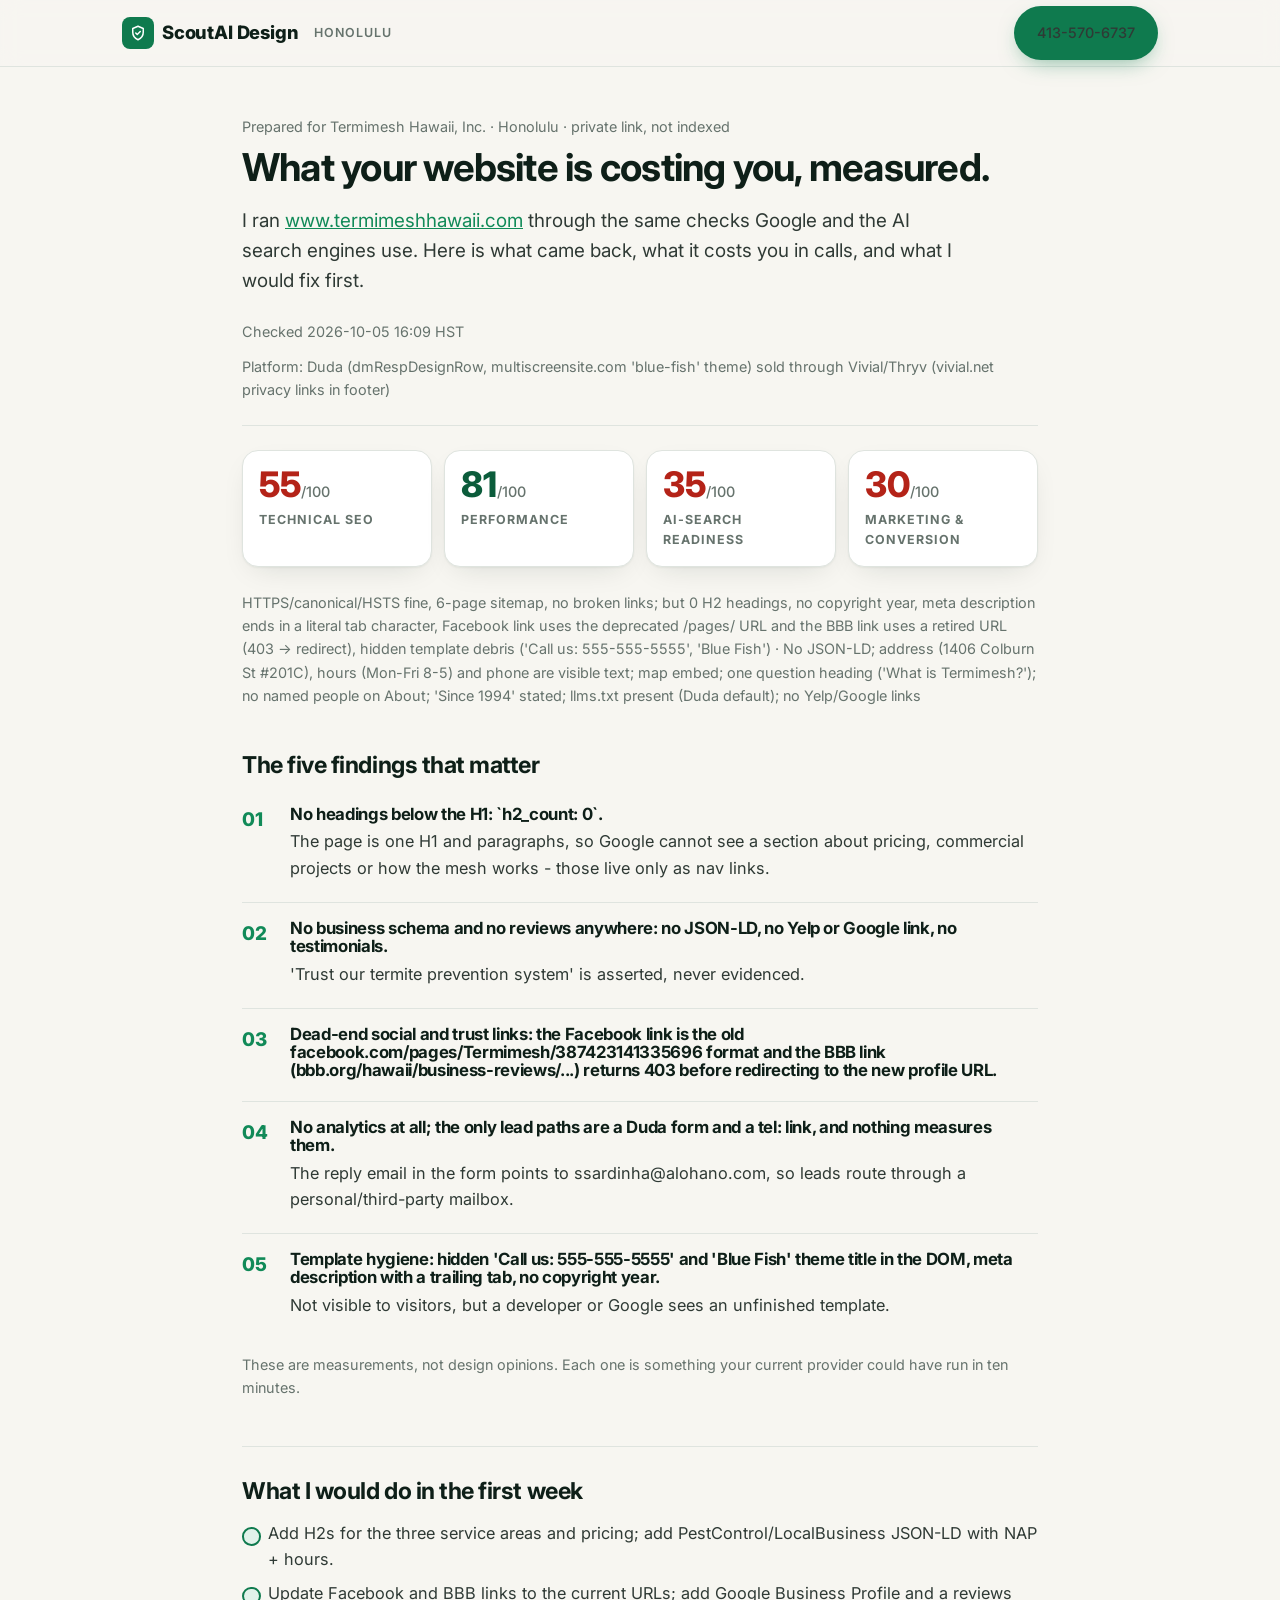
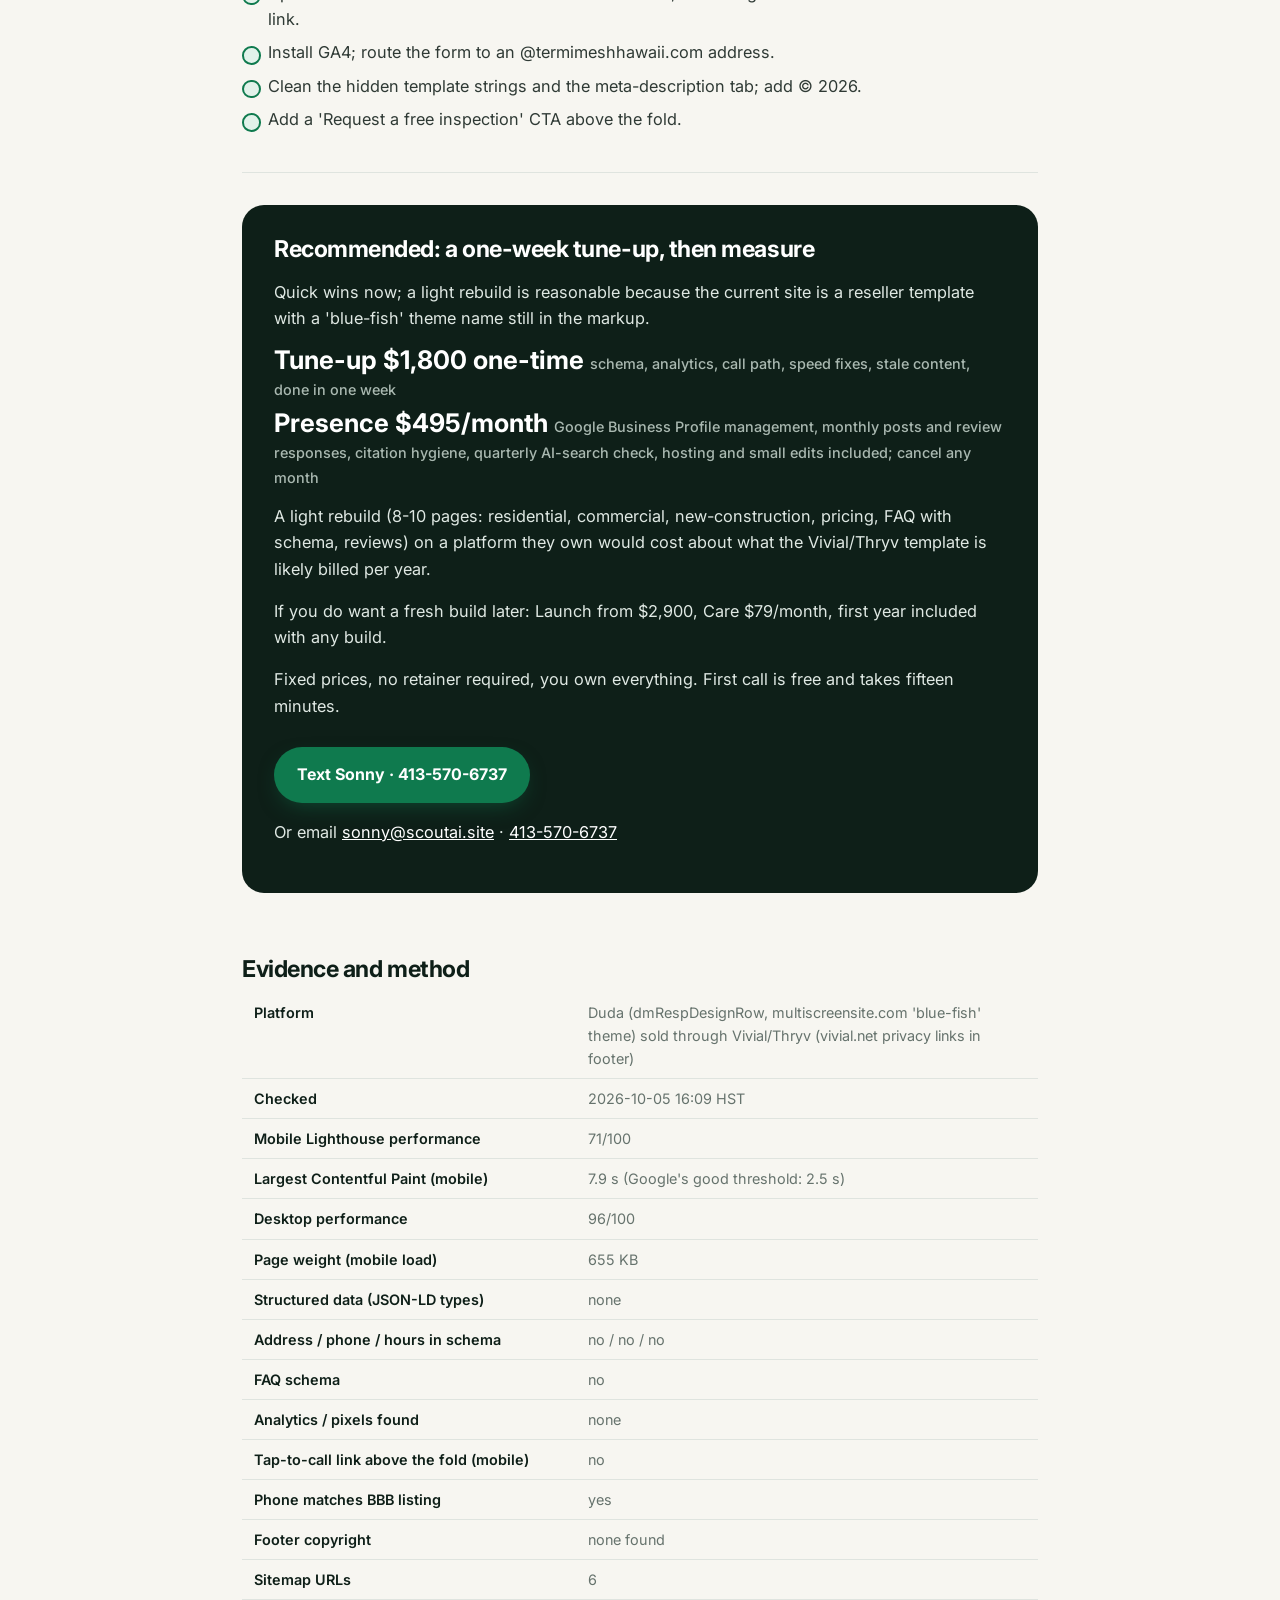
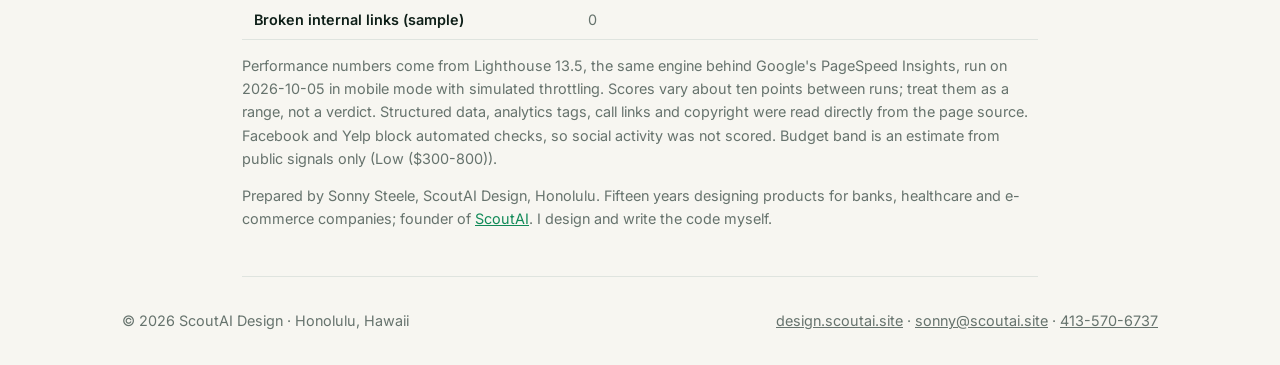
<file: audit/termimesh-hawaii/index.html>
<!doctype html>
<html lang="en">
<head>
<meta charset="utf-8">
<meta name="viewport" content="width=device-width,initial-scale=1,viewport-fit=cover">
<meta name="robots" content="noindex,nofollow">
<title>Website teardown for Termimesh Hawaii, Inc. — ScoutAI Design</title>
<meta name="description" content="A measured review of https://www.termimeshhawaii.com/: speed, search, AI-search readiness and conversion, with fixes and prices.">
<link rel="preconnect" href="https://fonts.googleapis.com"><link rel="preconnect" href="https://fonts.gstatic.com" crossorigin>
<link href="https://fonts.googleapis.com/css2?family=Inter:wght@400;500;600;700;800&display=swap" rel="stylesheet">
<link rel="stylesheet" href="/assets/css/tokens.css">
<link rel="stylesheet" href="/assets/css/site.css">
<link rel="stylesheet" href="/assets/css/audit.css">
<link rel="icon" href="data:image/svg+xml,%3Csvg xmlns='http://www.w3.org/2000/svg' viewBox='0 0 32 32'%3E%3Crect width='32' height='32' rx='8' fill='%230f7a4e'/%3E%3Cpath d='M16 7l7 3v6c0 5-3.5 8-7 9-3.5-1-7-4-7-9v-6l7-3z' fill='none' stroke='%23fff' stroke-width='2' stroke-linejoin='round'/%3E%3C/svg%3E">
</head>
<body>
<header class="top"><div class="wrap">
  <a class="brand" href="/" aria-label="ScoutAI Design home"><span class="mark" aria-hidden="true"><svg viewBox="0 0 24 24" fill="none" stroke-width="2" stroke-linecap="round" stroke-linejoin="round"><path d="M12 3l7 3v5c0 5-3.5 8.5-7 10-3.5-1.5-7-5-7-10V6l7-3z"/><path d="M9 12l2 2 4-4"/></svg></span>ScoutAI Design <span class="sub">Honolulu</span></a>
  <nav class="nav" aria-label="Primary"><a class="btn btn--primary" href="tel:+14135706737">413-570-6737</a></nav>
</div></header>
<main class="report">
  <div class="report-head">
    <div class="for">Prepared for Termimesh Hawaii, Inc. · Honolulu · private link, not indexed</div>
    <h1>What your website is costing you, measured.</h1>
    <p class="lede">I ran <a href="https://www.termimeshhawaii.com/" rel="noopener">www.termimeshhawaii.com</a> through the same checks Google and the AI search engines use. Here is what came back, what it costs you in calls, and what I would fix first.</p>
    <div class="meta"><span>Checked 2026-10-05 16:09 HST</span><span>Platform: Duda (dmRespDesignRow, multiscreensite.com &#x27;blue-fish&#x27; theme) sold through Vivial/Thryv (vivial.net privacy links in footer)</span></div>
  </div>

  <div class="scores"><div class="score score--bad"><div class="n">55<small>/100</small></div><div class="l">Technical SEO</div></div><div class="score score--ok"><div class="n">81<small>/100</small></div><div class="l">Performance</div></div><div class="score score--bad"><div class="n">35<small>/100</small></div><div class="l">AI-search readiness</div></div><div class="score score--bad"><div class="n">30<small>/100</small></div><div class="l">Marketing &amp; conversion</div></div></div>
  <p class="note">HTTPS/canonical/HSTS fine, 6-page sitemap, no broken links; but 0 H2 headings, no copyright year, meta description ends in a literal tab character, Facebook link uses the deprecated /pages/ URL and the BBB link uses a retired URL (403 -&gt; redirect), hidden template debris (&#x27;Call us: 555-555-5555&#x27;, &#x27;Blue Fish&#x27;) · No JSON-LD; address (1406 Colburn St #201C), hours (Mon-Fri 8-5) and phone are visible text; map embed; one question heading (&#x27;What is Termimesh?&#x27;); no named people on About; &#x27;Since 1994&#x27; stated; llms.txt present (Duda default); no Yelp/Google links</p>

  <section>
    <h2>The five findings that matter</h2>
    <div class="issue"><div class="num">01</div><div><h3>No headings below the H1: `h2_count: 0`.</h3><p>The page is one H1 and paragraphs, so Google cannot see a section about pricing, commercial projects or how the mesh works - those live only as nav links.</p></div></div><div class="issue"><div class="num">02</div><div><h3>No business schema and no reviews anywhere: no JSON-LD, no Yelp or Google link, no testimonials.</h3><p>&#x27;Trust our termite prevention system&#x27; is asserted, never evidenced.</p></div></div><div class="issue"><div class="num">03</div><div><h3>Dead-end social and trust links: the Facebook link is the old facebook.com/pages/Termimesh/387423141335696 format and the BBB link (bbb.org/hawaii/business-reviews/...) returns 403 before redirecting to the new profile URL.</h3></div></div><div class="issue"><div class="num">04</div><div><h3>No analytics at all; the only lead paths are a Duda form and a tel: link, and nothing measures them.</h3><p>The reply email in the form points to ssardinha@alohano.com, so leads route through a personal/third-party mailbox.</p></div></div><div class="issue"><div class="num">05</div><div><h3>Template hygiene: hidden &#x27;Call us: 555-555-5555&#x27; and &#x27;Blue Fish&#x27; theme title in the DOM, meta description with a trailing tab, no copyright year.</h3><p>Not visible to visitors, but a developer or Google sees an unfinished template.</p></div></div>
    <p class="note">These are measurements, not design opinions. Each one is something your current provider could have run in ten minutes.</p>
  </section>

  <section>
    <h2>What I would do in the first week</h2>
    <ul class="ticks"><li>Add H2s for the three service areas and pricing; add PestControl/LocalBusiness JSON-LD with NAP + hours.</li><li>Update Facebook and BBB links to the current URLs; add Google Business Profile and a reviews link.</li><li>Install GA4; route the form to an @termimeshhawaii.com address.</li><li>Clean the hidden template strings and the meta-description tab; add © 2026.</li><li>Add a &#x27;Request a free inspection&#x27; CTA above the fold.</li></ul>
  </section>

  <div class="offer">
    <h2>Recommended: a one-week tune-up, then measure</h2>
    <p>Quick wins now; a light rebuild is reasonable because the current site is a reseller template with a &#x27;blue-fish&#x27; theme name still in the markup.</p><p class="price">Tune-up $1,800 one-time <small>schema, analytics, call path, speed fixes, stale content, done in one week</small></p><p class="price">Presence $495/month <small>Google Business Profile management, monthly posts and review responses, citation hygiene, quarterly AI-search check, hosting and small edits included; cancel any month</small></p>
    <p>A light rebuild (8-10 pages: residential, commercial, new-construction, pricing, FAQ with schema, reviews) on a platform they own would cost about what the Vivial/Thryv template is likely billed per year.</p><p>If you do want a fresh build later: Launch from $2,900, Care $79/month, first year included with any build.</p>
    <p>Fixed prices, no retainer required, you own everything. First call is free and takes fifteen minutes.</p>
    <a class="btn btn--primary" href="sms:+14135706737?body=Hi%20Sonny%2C%20I%20read%20the%20Termimesh%20Hawaii,%20Inc.%20report.">Text Sonny · 413-570-6737</a>
    <p>Or email <a href="mailto:sonny@scoutai.site">sonny@scoutai.site</a> · <a href="tel:+14135706737">413-570-6737</a></p>
  </div>

  <section class="method">
    <h2>Evidence and method</h2>
    <div style="overflow-x:auto"><table class="ev-table"><tr><th>Platform</th><td>Duda (dmRespDesignRow, multiscreensite.com &#x27;blue-fish&#x27; theme) sold through Vivial/Thryv (vivial.net privacy links in footer)</td></tr><tr><th>Checked</th><td>2026-10-05 16:09 HST</td></tr><tr><th>Mobile Lighthouse performance</th><td>71/100</td></tr><tr><th>Largest Contentful Paint (mobile)</th><td>7.9 s (Google&#x27;s good threshold: 2.5 s)</td></tr><tr><th>Desktop performance</th><td>96/100</td></tr><tr><th>Page weight (mobile load)</th><td>655 KB</td></tr><tr><th>Structured data (JSON-LD types)</th><td>none</td></tr><tr><th>Address / phone / hours in schema</th><td>no / no / no</td></tr><tr><th>FAQ schema</th><td>no</td></tr><tr><th>Analytics / pixels found</th><td>none</td></tr><tr><th>Tap-to-call link above the fold (mobile)</th><td>no</td></tr><tr><th>Phone matches BBB listing</th><td>yes</td></tr><tr><th>Footer copyright</th><td>none found</td></tr><tr><th>Sitemap URLs</th><td>6</td></tr><tr><th>Broken internal links (sample)</th><td>0</td></tr></table></div>
    <p>Performance numbers come from Lighthouse 13.5, the same engine behind Google&#x27;s PageSpeed Insights, run on 2026-10-05 in mobile mode with simulated throttling. Scores vary about ten points between runs; treat them as a range, not a verdict. Structured data, analytics tags, call links and copyright were read directly from the page source. Facebook and Yelp block automated checks, so social activity was not scored. Budget band is an estimate from public signals only (Low ($300-800)).</p>
    <p>Prepared by Sonny Steele, ScoutAI Design, Honolulu. Fifteen years designing products for banks, healthcare and e-commerce companies; founder of <a href="https://scoutai.site/" rel="noopener">ScoutAI</a>. I design and write the code myself.</p>
  </section>
</main>
<footer><div class="wrap"><span>© 2026 ScoutAI Design · Honolulu, Hawaii</span><span><a href="/">design.scoutai.site</a> · <a href="mailto:sonny@scoutai.site">sonny@scoutai.site</a> · <a href="tel:+14135706737">413-570-6737</a></span></div></footer>
</body>
</html>
</file>
<file: assets/css/tokens.css>
/* ScoutAI Design — design tokens. Every visual value lives here. */
:root{
  /* Color — matches scoutai.site (green on warm off-white) */
  --c-bg:#f7f6f1;
  --c-surface:#ffffff;
  --c-surface-2:#eef2ee;
  --c-text:#2f3a35;
  --c-text-strong:#0e1f18;
  --c-text-mute:#66736d;
  --c-line:#dfe4df;
  --c-brand:#0f7a4e;
  --c-brand-hot:#118a58;
  --c-brand-deep:#0b5c3b;
  --c-brand-tint:#e2f2ea;
  --c-on-brand:#ffffff;
  --c-accent:#c9a227;

  /* Type */
  --f-body:"Inter",-apple-system,BlinkMacSystemFont,"Segoe UI",Roboto,Helvetica,Arial,sans-serif;
  --f-display:"Inter",-apple-system,BlinkMacSystemFont,"Segoe UI",Roboto,Helvetica,Arial,sans-serif;
  --fs-xs:.78rem;
  --fs-sm:.9rem;
  --fs-base:1.02rem;
  --fs-md:1.18rem;
  --fs-h3:1.25rem;
  --fs-h2:clamp(1.7rem,3.4vw,2.4rem);
  --fs-h1:clamp(2.2rem,5.6vw,3.6rem);
  --fs-price:2rem;
  --lh-body:1.6;
  --lh-tight:1.1;
  --ls-label:.08em;

  /* Space */
  --sp-1:.25rem; --sp-2:.5rem; --sp-3:.75rem; --sp-4:1rem; --sp-5:1.5rem; --sp-6:2rem; --sp-7:3rem; --sp-8:4rem;
  --sp-gutter:clamp(1rem,4vw,2rem);
  --sp-section:clamp(3rem,8vw,5.5rem);
  --container:1100px;

  /* Shape + depth */
  --r-sm:10px; --r-md:16px; --r-lg:22px; --r-pill:999px;
  --sh-card:0 1px 2px rgba(14,31,24,.05),0 10px 30px -12px rgba(14,31,24,.15);
  --sh-brand:0 8px 22px -8px rgba(15,122,78,.55);
  --t-fast:.18s ease;
  --z-header:50; --z-callbar:60; --z-skip:100;
}
</file>
<file: assets/css/site.css>
/* ScoutAI Design — components. All values come from tokens.css. */

/* Base */
*{box-sizing:border-box}
html{scroll-behavior:smooth;-webkit-text-size-adjust:100%}
body{margin:0;background:var(--c-bg);color:var(--c-text);font-family:var(--f-body);font-size:var(--fs-base);line-height:var(--lh-body)}
a{color:var(--c-brand-hot)}
a:hover{color:var(--c-brand-deep)}
img{max-width:100%;height:auto;display:block}
.skip{position:absolute;left:-999px;top:0;background:var(--c-brand);color:var(--c-on-brand);padding:var(--sp-2) var(--sp-3);z-index:var(--z-skip)}
.skip:focus{left:var(--sp-2);top:var(--sp-2)}

/* Layout */
.wrap{max-width:var(--container);margin:0 auto;padding:0 var(--sp-gutter)}
section{padding:var(--sp-section) 0}
.section--tint{background:var(--c-surface-2)}
.grid{display:grid;gap:var(--sp-5);grid-template-columns:repeat(auto-fit,minmax(250px,1fr))}
.grid--2{grid-template-columns:repeat(auto-fit,minmax(300px,1fr))}
.split{display:grid;grid-template-columns:1.1fr .9fr;gap:var(--sp-7);align-items:center}
@media (max-width:860px){.split{grid-template-columns:1fr}}

/* Type */
h1,h2,h3{font-family:var(--f-display);font-weight:700;letter-spacing:-.02em;line-height:var(--lh-tight);color:var(--c-text-strong);margin:0 0 .45em}
h1{font-size:var(--fs-h1)}
h2{font-size:var(--fs-h2)}
h3{font-size:var(--fs-h3)}
.accent{color:var(--c-brand-hot)}
.kicker{display:inline-flex;align-items:center;gap:.5em;font-size:var(--fs-xs);font-weight:700;letter-spacing:var(--ls-label);text-transform:uppercase;color:var(--c-brand-hot);margin-bottom:var(--sp-3)}
.kicker::before{content:"";width:22px;height:2px;background:var(--c-brand-hot)}
.lede{font-size:var(--fs-md);max-width:60ch;margin:0 0 var(--sp-5)}
.note{font-size:var(--fs-sm);color:var(--c-text-mute)}
.price{font-family:var(--f-display);font-weight:700;font-size:var(--fs-price);line-height:1;color:var(--c-text-strong)}
.price small{font-size:var(--fs-sm);font-weight:500;color:var(--c-text-mute)}
ul.ticks{list-style:none;padding:0;margin:var(--sp-4) 0 0}
ul.ticks li{position:relative;padding-left:1.6em;margin:.45em 0}
ul.ticks li::before{content:"";position:absolute;left:0;top:.42em;width:.9em;height:.9em;border-radius:50%;background:var(--c-brand-tint);border:2px solid var(--c-brand)}

/* Buttons */
.btn{display:inline-flex;align-items:center;justify-content:center;gap:.5em;font-weight:700;font-size:1rem;padding:14px 22px;border-radius:var(--r-pill);text-decoration:none;border:1px solid transparent;cursor:pointer;white-space:nowrap;transition:transform var(--t-fast),box-shadow var(--t-fast),background var(--t-fast)}
.btn svg{width:18px;height:18px;flex:none}
.btn--primary{background:var(--c-brand);color:var(--c-on-brand);box-shadow:var(--sh-brand)}
.btn--primary:hover{background:var(--c-brand-deep);color:var(--c-on-brand);transform:translateY(-1px)}
.btn--ghost{background:var(--c-surface);border-color:var(--c-line);color:var(--c-text-strong)}
.btn--ghost:hover{border-color:var(--c-brand);color:var(--c-brand-deep)}
.btn--block{width:100%}
.btn:focus-visible{outline:2px solid var(--c-brand-hot);outline-offset:2px}
.btn-row{display:flex;flex-wrap:wrap;gap:var(--sp-3)}

/* Header */
.top{position:sticky;top:0;z-index:var(--z-header);background:rgba(247,246,241,.9);backdrop-filter:blur(10px);border-bottom:1px solid var(--c-line)}
.top .wrap{display:flex;align-items:center;gap:var(--sp-5);min-height:66px}
.brand{display:flex;align-items:center;gap:var(--sp-2);text-decoration:none;color:var(--c-text-strong);font-weight:800;font-size:1.15rem;letter-spacing:-.01em}
.brand .mark{width:32px;height:32px;border-radius:8px;background:var(--c-brand);display:grid;place-items:center;flex:none}
.brand .mark svg{width:18px;height:18px;stroke:var(--c-on-brand)}
.brand .sub{font-size:var(--fs-xs);font-weight:600;letter-spacing:var(--ls-label);text-transform:uppercase;color:var(--c-text-mute);margin-left:var(--sp-2)}
.nav{margin-left:auto;display:flex;gap:var(--sp-5);align-items:center}
.nav a{text-decoration:none;color:var(--c-text);font-weight:500;font-size:var(--fs-sm)}
.nav a:hover{color:var(--c-brand-deep)}
@media (max-width:760px){.nav a:not(.btn){display:none}.brand .sub{display:none}}

/* Hero */
.hero{padding-top:clamp(2.5rem,7vw,5rem)}
.hero .pill{display:inline-flex;align-items:center;gap:.5em;background:var(--c-surface);border:1px solid var(--c-line);border-radius:var(--r-pill);padding:6px 14px;font-size:var(--fs-sm);margin-bottom:var(--sp-5)}
.hero .pill::before{content:"";width:8px;height:8px;border-radius:50%;background:var(--c-brand-hot)}
.hero h1{max-width:16ch}
.hero-card{background:var(--c-surface);border:1px solid var(--c-line);border-radius:var(--r-lg);padding:var(--sp-5);box-shadow:var(--sh-card)}
.hero-card .row{display:flex;justify-content:space-between;gap:var(--sp-3);padding:var(--sp-3) 0;border-bottom:1px solid var(--c-line)}
.hero-card .row:last-child{border-bottom:0}
.hero-card .row b{color:var(--c-text-strong)}

/* Trust strip */
.strip{display:flex;flex-wrap:wrap;gap:var(--sp-3) var(--sp-6);padding:var(--sp-4) 0;border-top:1px solid var(--c-line);border-bottom:1px solid var(--c-line);font-size:var(--fs-sm);color:var(--c-text-mute)}
.strip span{display:inline-flex;align-items:center;gap:.5em}
.strip svg{width:16px;height:16px;stroke:var(--c-brand)}

/* Cards */
.card{background:var(--c-surface);border:1px solid var(--c-line);border-radius:var(--r-md);padding:var(--sp-5);box-shadow:var(--sh-card);display:flex;flex-direction:column}
.card .icon{width:40px;height:40px;border-radius:10px;background:var(--c-brand-tint);display:grid;place-items:center;margin-bottom:var(--sp-4)}
.card .icon svg{width:20px;height:20px;stroke:var(--c-brand)}
.card .price{margin:var(--sp-4) 0 var(--sp-2)}
.card .fill{flex:1}
.card--feature{border-color:var(--c-brand);box-shadow:0 0 0 3px var(--c-brand-tint),var(--sh-card)}
.tag{display:inline-block;align-self:flex-start;font-size:var(--fs-xs);font-weight:700;letter-spacing:var(--ls-label);text-transform:uppercase;color:var(--c-brand-deep);background:var(--c-brand-tint);border-radius:var(--r-pill);padding:4px 10px;margin-bottom:var(--sp-3)}

/* Work */
.work{display:grid;gap:var(--sp-5);grid-template-columns:repeat(auto-fit,minmax(280px,1fr))}
.work a{display:block;text-decoration:none;color:inherit;background:var(--c-surface);border:1px solid var(--c-line);border-radius:var(--r-md);overflow:hidden;box-shadow:var(--sh-card);transition:transform var(--t-fast)}
.work a:hover{transform:translateY(-3px)}
.work figure{margin:0}
.work img{aspect-ratio:1000/515;object-fit:cover;object-position:top;border-bottom:1px solid var(--c-line)}
.work figcaption{padding:var(--sp-4) var(--sp-5)}
.work figcaption b{display:block;color:var(--c-text-strong);margin-bottom:var(--sp-1)}
.work figcaption span{font-size:var(--fs-sm);color:var(--c-text-mute)}

/* Steps */
.steps{counter-reset:step;display:grid;gap:var(--sp-5);grid-template-columns:repeat(auto-fit,minmax(220px,1fr))}
.steps div{position:relative;padding-top:var(--sp-6)}
.steps div::before{counter-increment:step;content:counter(step,decimal-leading-zero);position:absolute;top:0;left:0;font-weight:800;color:var(--c-brand-hot);font-size:var(--fs-md)}
.steps h3{margin-bottom:var(--sp-2)}

/* FAQ */
details{border-bottom:1px solid var(--c-line);padding:var(--sp-4) 0}
summary{cursor:pointer;font-weight:600;color:var(--c-text-strong);list-style:none;display:flex;justify-content:space-between;gap:var(--sp-4)}
summary::-webkit-details-marker{display:none}
summary::after{content:"+";color:var(--c-brand-hot);font-weight:700}
details[open] summary::after{content:"–"}
details p{margin:var(--sp-3) 0 0;max-width:70ch}

/* Contact */
.contact{background:var(--c-text-strong);color:#dfe8e3;border-radius:var(--r-lg);padding:clamp(1.5rem,5vw,3rem)}
.contact h2{color:#fff}
.contact a{color:#fff}
.contact .btn--primary{box-shadow:none}
.contact .ways{display:grid;gap:var(--sp-3);grid-template-columns:repeat(auto-fit,minmax(200px,1fr));margin-top:var(--sp-5)}
.contact .ways a{display:flex;align-items:center;gap:var(--sp-3);background:rgba(255,255,255,.06);border:1px solid rgba(255,255,255,.12);border-radius:var(--r-md);padding:var(--sp-4);text-decoration:none;font-weight:600}
.contact .ways a:hover{background:rgba(255,255,255,.12)}
.contact .ways svg{width:20px;height:20px;stroke:#fff;flex:none}
.contact .ways small{display:block;font-weight:400;color:#a9b8b0;font-size:var(--fs-xs)}

/* Footer */
footer{padding:var(--sp-6) 0 calc(var(--sp-6) + 64px);font-size:var(--fs-sm);color:var(--c-text-mute)}
footer .wrap{display:flex;flex-wrap:wrap;gap:var(--sp-4);justify-content:space-between}
footer a{color:var(--c-text-mute)}
@media (min-width:761px){footer{padding-bottom:var(--sp-6)}}

/* Mobile call bar */
.callbar{position:fixed;left:0;right:0;bottom:0;z-index:var(--z-callbar);display:grid;grid-template-columns:1fr 1fr;gap:1px;background:var(--c-line);border-top:1px solid var(--c-line);padding-bottom:env(safe-area-inset-bottom,0px)}
.callbar a{display:flex;align-items:center;justify-content:center;gap:.5em;padding:14px;background:var(--c-brand);color:var(--c-on-brand);font-weight:700;text-decoration:none}
.callbar a:last-child{background:var(--c-surface);color:var(--c-text-strong)}
.callbar svg{width:18px;height:18px}
@media (min-width:761px){.callbar{display:none}}

/* Motion */
@media (prefers-reduced-motion:reduce){*{transition:none!important;scroll-behavior:auto!important}}
</file>
<file: assets/css/audit.css>
/* ScoutAI Design — website teardown report pages. Values from tokens.css. Staged here until the repo is re-pinned. */
.report{max-width:860px;margin:0 auto;padding:0 var(--sp-gutter)}
.report-head{padding:var(--sp-7) 0 var(--sp-5);border-bottom:1px solid var(--c-line)}
.report-head .for{font-size:var(--fs-sm);color:var(--c-text-mute);margin-bottom:var(--sp-2)}
.report-head h1{font-size:var(--fs-h2);max-width:none}
.report-head .meta{display:flex;flex-wrap:wrap;gap:var(--sp-3) var(--sp-5);font-size:var(--fs-sm);color:var(--c-text-mute);margin-top:var(--sp-3)}
.scores{display:grid;grid-template-columns:repeat(auto-fit,minmax(150px,1fr));gap:var(--sp-3);margin:var(--sp-5) 0}
.score{background:var(--c-surface);border:1px solid var(--c-line);border-radius:var(--r-md);padding:var(--sp-4);box-shadow:var(--sh-card)}
.score .n{font-size:2.2rem;font-weight:800;line-height:1;color:var(--c-text-strong)}
.score .n small{font-size:var(--fs-sm);font-weight:500;color:var(--c-text-mute)}
.score .l{font-size:var(--fs-xs);font-weight:700;letter-spacing:var(--ls-label);text-transform:uppercase;color:var(--c-text-mute);margin-top:var(--sp-2)}
.score--bad .n{color:#b42318}
.score--warn .n{color:#b54708}
.score--ok .n{color:var(--c-brand-deep)}
.report section{padding:var(--sp-6) 0;border-bottom:1px solid var(--c-line)}
.report h2{font-size:1.45rem}
.issue{display:grid;grid-template-columns:36px 1fr;gap:var(--sp-3);padding:var(--sp-4) 0;border-top:1px solid var(--c-line)}
.issue:first-of-type{border-top:0}
.issue .num{font-weight:800;color:var(--c-brand-hot);font-size:var(--fs-md)}
.issue h3{font-size:1.05rem;margin:0 0 .3em}
.issue p{margin:.3em 0}
.issue .ev{font-family:ui-monospace,SFMono-Regular,Menlo,monospace;font-size:var(--fs-xs);background:var(--c-surface-2);border-radius:var(--r-sm);padding:var(--sp-2) var(--sp-3);color:var(--c-text);overflow-x:auto;white-space:pre-wrap}
.issue .cost{font-size:var(--fs-sm);color:#b42318;font-weight:600}
.plan{display:grid;grid-template-columns:repeat(auto-fit,minmax(240px,1fr));gap:var(--sp-4)}
.plan .card h3{margin-bottom:var(--sp-2)}
.plan ul{padding-left:1.1em;margin:0}
.plan li{margin:.35em 0}
.offer{background:var(--c-text-strong);color:#dfe8e3;border-radius:var(--r-lg);padding:var(--sp-6);margin:var(--sp-6) 0}
.offer h2{color:#fff}
.offer .price{color:#fff;font-size:1.6rem;margin:var(--sp-3) 0}
.offer .price small{color:#a9b8b0}
.offer a.btn{margin-top:var(--sp-3)}
.offer a:not(.btn){color:#fff}
.method{font-size:var(--fs-sm);color:var(--c-text-mute)}
.method ul{padding-left:1.1em}
@media (max-width:600px){.issue{grid-template-columns:1fr}.issue .num{display:none}}
.ev-table{width:100%;border-collapse:collapse;font-size:var(--fs-sm)}
.ev-table th,.ev-table td{text-align:left;padding:var(--sp-2) var(--sp-3);border-bottom:1px solid var(--c-line);vertical-align:top}
.ev-table th{font-weight:600;color:var(--c-text-strong);width:42%}
.report code{font-family:ui-monospace,SFMono-Regular,Menlo,monospace;font-size:.9em;background:var(--c-surface-2);padding:0 .3em;border-radius:4px}
</file>
